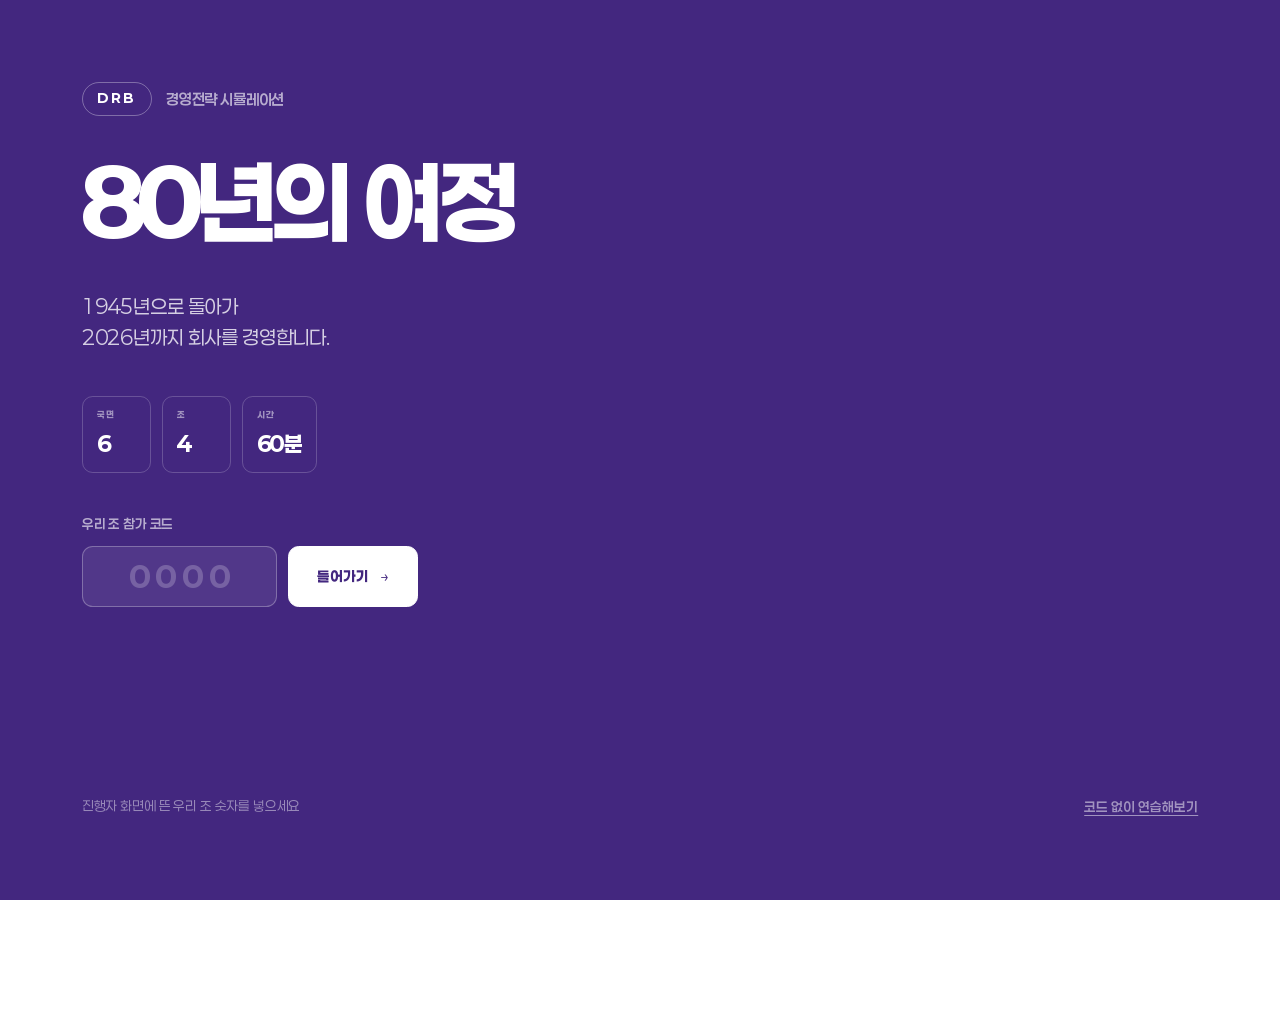
<file: index.html>
<!DOCTYPE html>
<!-- data-fit = 이 화면의 설계 크기. 실제 화면이 크든 작든 이 비율로 맞춥니다.
     참가자는 조마다 노트북 한 대를 여럿이 둘러봅니다.

     ★ data-music 이 없습니다 — 일부러입니다. 배경음악은 진행자 빔에서만 납니다.
       조마다 노트북에서 같은 곡이 같이 흘러나오면 시작 시각이 조금씩 어긋나
       방 전체가 울리고 조별 토론 목소리를 덮습니다.
       버튼 효과음은 누른 사람에게만 필요하므로 여기서도 그대로 납니다. -->
<html lang="ko" data-fit="1440x900">
<head>
<meta charset="utf-8">
<meta name="viewport" content="width=device-width, initial-scale=1">
<title>80년의 여정 : 그때, 당신이라면?</title>

<link rel="stylesheet" href="css/fonts.css">
<link rel="stylesheet" href="css/tokens.css">
<link rel="stylesheet" href="css/base.css">
<link rel="stylesheet" href="css/layout.css">
<link rel="stylesheet" href="css/components.css">
<link rel="stylesheet" href="css/simulation.css">
<link rel="stylesheet" href="css/alert.css">
<link rel="stylesheet" href="css/screens.css">
<link rel="stylesheet" href="css/product.css">

<!-- 화면이 그려지기 전에 배율을 정합니다. 늦게 실행하면 크기가 한 번 튑니다. -->
<script src="js/fit.js"></script>
</head>
<body>

<!-- ============================================================
     시작 — 1) 표지  2) 우리 조 고르기
     ============================================================ -->
<div id="intro" class="intro" data-step="0">

  <!-- ---------- 1) 표지 — 영상과 참가 코드 ---------- -->
  <section class="cover intro__step" data-intro-step="0">

    <!-- 영상은 있으면 배경으로 깔립니다. 없으면 그냥 딥퍼플입니다. -->
    <video class="cover__video" id="coverVideo" muted playsinline loop preload="auto" aria-hidden="true"></video>
    <div class="cover__veil"></div>

    <div class="cover__inner">
      <div class="cover__brand">
        <span class="cover__mark">DRB</span>
        <span class="cover__kicker">경영전략 시뮬레이션</span>
      </div>

      <h1 class="cover__title" id="introTitle">80년의 여정</h1>

      <p class="cover__lead">1945년으로 돌아가<br>2026년까지 회사를 경영합니다.</p>

      <div class="cover__stats">
        <div class="statbox"><span class="statbox__label">국면</span><span class="statbox__value num" id="coverTurns">6</span></div>
        <div class="statbox"><span class="statbox__label">조</span><span class="statbox__value num" id="coverTeams">4</span></div>
        <div class="statbox"><span class="statbox__label">시간</span><span class="statbox__value num" id="coverTime">60분</span></div>
      </div>

      <!-- 참가 코드 — 진행자가 빔에 띄운 우리 조 코드를 넣습니다 -->
      <form class="codebox" id="codeForm" autocomplete="off">
        <label class="codebox__label" for="joinCode">우리 조 참가 코드</label>
        <div class="codebox__row">
          <input class="codebox__input num" id="joinCode" maxlength="4" inputmode="numeric"
                 pattern="[0-9]*" spellcheck="false" placeholder="0000" aria-describedby="joinMsg">
          <button class="btn btn--white btn--lg" id="btnJoin" type="submit">들어가기 <span class="btn__arrow">→</span></button>
        </div>
        <p class="codebox__msg" id="joinMsg"></p>
      </form>

      <div class="cover__foot">
        <span class="cover__hint" id="introHint">진행자가 알려준 코드를 넣으세요</span>
        <span class="spacer"></span>
        <button class="linkbtn linkbtn--onDark" id="btnPractice">코드 없이 연습해보기</button>
      </div>
    </div>
  </section>

  <!-- ---------- 2) 우리 조 ---------- -->
  <section class="page intro__step" data-intro-step="1">
    <header class="page__top">
      <span class="page__title">우리 조</span>
      <span class="spacer"></span>
      <span class="page__meta" id="setupMeta">노트북 1대 · 4명</span>
    </header>

    <div class="page__body">
      <h2 class="page__q">누구의 회사입니까</h2>

      <div class="teampick" id="teamPicker"></div>

      <div class="rolebar">
        <span class="rolebar__label">역할을 하나씩 가져가세요</span>
        <span class="spacer"></span>
        <div class="rolebar__chips" id="roleChips"></div>
      </div>

      <!-- 조 수는 진행자가 정합니다. 라이브 세션에서는 잠깁니다. -->
      <div class="setup-count">
        <span class="setup-count__label">참가 조 수</span>
        <div class="team-picker" id="teamCountPicker"></div>
        <span class="spacer"></span>
        <button class="btn btn--ghost btn--sm hidden" id="btnContinue">이어서 하기</button>
        <a class="btn btn--ghost btn--sm" href="facilitator.html" target="_blank" rel="noopener">진행자 화면 ↗</a>
      </div>
    </div>

    <footer class="page__foot">
      <span class="spacer"></span>
      <button class="btn btn--primary btn--lg" id="btnStart">준비 완료 <span class="btn__arrow">→</span></button>
    </footer>
  </section>
</div>


<!-- 코드가 맞으면 과거로 돌아가는 연출이 한 번 지나갑니다 -->
<div class="warp hidden" id="warp" aria-hidden="true">
  <div class="warp__years" id="warpYears"></div>
  <div class="warp__caption" id="warpCaption">1945년으로 돌아갑니다</div>
</div>

<!-- ============================================================
     게임 화면
     ============================================================ -->
<div id="app" class="app hidden">

  <header class="topbar">
    <span class="topbar__stamp" id="tbStamp"></span>
    <span class="topbar__title" id="tbTitle"></span>
    <span class="topbar__sub" id="tbSub"></span>
    <div class="dots" id="tbDots" aria-hidden="true"></div>

    <span class="spacer"></span>

    <span class="budgetmini hidden" id="tbBudget">
      <span class="budgetmini__label">남은 예산</span>
      <span class="budgetmini__value num" id="inRemain">50</span>
      <span class="budgetmini__of">/ <span class="num" id="inBudget">50</span></span>
    </span>
    <span class="topbar__meta" id="tbMeta"></span>
    <!-- ★ 시계는 진행자 화면에만 둡니다.
         조마다 노트북에서 초가 줄어드는 것을 보고 있으면, 그 조는 남은 시간에 맞춰
         결정을 서두릅니다. 시간을 재고 알리는 것은 진행자의 몫입니다. -->

    <div class="topbar__util no-print">
      <select class="input input--sm" id="tbTeam" title="조 전환"></select>
      <button class="btn btn--sm btn--ghost" id="btnDetail" title="회사 상태 상세">상태</button>
      <button class="btn btn--sm btn--ghost" id="btnAdmin" title="계산 근거 보기">관리자</button>
      <button class="btn btn--sm btn--ghost" id="btnSound" title="소리 끄기/켜기" aria-pressed="false">🔊</button>
      <button class="btn btn--sm btn--ghost" id="btnReset" title="처음부터">↺</button>
    </div>
  </header>

  <div class="stage" id="stage">
    <main class="stage__main">
      <div class="stage__inner">

        <!-- ---------- 자원 배분 + 정책 ----------
             ★ 국면이 도는 동안 노트북에 뜨는 화면은 이것 하나입니다.
               시대 설명 · 돌발상황 · 결과 · DRB 기록은 전부 빔에서 봅니다.
               정책만 여기 남습니다 — 조마다 달라야 엔진이 계산합니다. -->
        <section class="screen" id="sc-invest">
          <div class="page">
            <div class="page__body">
              <div class="alloc-head">
                <h2 class="page__q">어디에 넣을 것인가</h2>
                <span class="spacer"></span>
                <span class="tokenrow">
                  <!-- ★ '토큰' 이라고 부르지 않습니다. 조가 다루는 것은 회사 돈입니다.
                       화면의 숫자 1 = 1억원, 한 칸 = 10억원입니다. -->
                  <span class="tokenrow__label">남은 투자금</span>
                  <span class="tokenrow__dots" id="inTokenDots"></span>
                  <!-- 점만 세고 있으면 얼마인지 모릅니다. 금액을 같이 적습니다 -->
                  <span class="tokenrow__label num" id="inTokens"></span>
                  <span class="sr-only" id="inTokenUnit">10</span>
                </span>
              </div>

              <p class="page__warn hidden" id="inSub"></p>

              <!-- ★ 위기 경고와 판단 범위를 한 줄에 나란히 둡니다.
                   따로 두면 띠 두 개가 세로로 100px 가까이 먹고, 그만큼 아래 카드가
                   눌려 +/- 버튼이 화면 밖으로 잘려 나갔습니다. 실제로 그랬습니다. -->
              <div class="alloc-topline">
                <!-- 지금 우리 회사에서 감지된 위기 — 가장 급한 것 하나만 (ui.js renderRiskWatch) -->
                <div class="riskwatch hidden" id="inRisk" aria-live="polite"></div>

                <div class="decision-scope hidden" id="inDecisionScope" aria-live="polite"></div>
              </div>

              <div class="alloc-list" id="inList"></div>

              <div class="policy-strip">
                <div class="policy-strip__head">
                  <span class="policy-strip__label">어떤 회사로 운영할 것인가</span>
                  <span class="policy-strip__note">하나만 · 자세한 설명은 진행자 화면</span>
                  <span class="spacer"></span>
                  <span class="policy-strip__warn hidden" id="poWarn"></span>
                </div>
                <div class="policy-list policy-list--strip" id="poList"></div>
              </div>
            </div>

            <footer class="page__foot">
              <span class="page__hint" id="inGuide">카드를 길게 누르면 효과를 봅니다</span>
              <span class="spacer"></span>
              <button class="btn btn--ghost btn--sm" id="btnAllocReset">초기화</button>
              <button class="btn btn--primary btn--lg" id="btnInvestGo" disabled>확정 <span class="btn__arrow">→</span></button>
            </footer>
          </div>
        </section>

        <!-- ---------- 시간 진행 ---------- -->
        <section class="screen" id="sc-timelapse">
          <div class="lapse" id="tlBox">
            <p class="lapse__span" id="tlCaption">18년이 흐릅니다</p>
            <div class="lapse__years">
              <span class="lapse__from num" id="tlFrom">1945</span>
              <span class="lapse__arrow">→</span>
              <span class="lapse__to num" id="tlYear">1965</span>
            </div>
            <div class="lapse__bar"><div class="lapse__fill" id="tlFill"></div></div>
            <p class="lapse__note" id="tlNote">결정의 결과를 계산하는 중</p>
            <div class="lapse__feed" id="tlFeed"></div>
            <button class="btn btn--ghost btn--sm lapse__skip" id="btnSkipLapse">건너뛰기</button>
          </div>
        </section>

        <!-- ---------- 2026 엔딩 ---------- -->
        <section class="screen" id="sc-ending">
          <div class="ending" id="ending" data-step="0">
            <div class="ending__top">
              <span class="ending__year num">2026</span>
              <span class="ending__rule"></span>
            </div>

            <div class="ending__years" id="endYears"></div>

            <div class="ending__big">여기서부터는<br>정답이 없습니다</div>

            <p class="ending__text">지금까지 여러분은 결과가 이미 존재하는 시대를 경영했습니다.</p>
            <div class="ending__market" id="endMarket"></div>

            <div class="ending__foot">
              <span class="ending__hint">그래도 시장은 멈추지 않습니다</span>
              <span class="spacer"></span>
              <button class="btn btn--white btn--lg" id="btnEndNext">마지막 결정 <span class="btn__arrow">→</span></button>
            </div>
          </div>
        </section>

        <!-- ---------- 최종 ---------- -->
        <section class="screen" id="sc-final">
          <div class="page">
            <div class="page__body">
              <h2 class="final__style">
                <span id="fiStyleName"></span>
                <span class="final__stylenote">우리가 만든 회사</span>
              </h2>

              <div class="scores">
                <div class="scorebox scorebox--main">
                  <div class="scorebox__label">변화 대응력</div>
                  <div class="scorebox__value num" id="fiAdaptScore">0</div>
                  <div class="scorebox__bar"><div class="scorebox__fill" id="fiAdaptFill"></div></div>
                </div>
              </div>

              <!-- ★ 표어가 있던 자리입니다. 표어는 진행자 화면이 맡습니다.
                     조 노트북에서는 "우리 변화 대응력이 왜 이렇게 나왔는가" 를
                     알려주는 것이 낫습니다. 이름과 길이만 보여주고 숫자는 쓰지 않습니다. -->
              <div class="adaptwhy" id="fiAdaptWhy">
                <div class="adaptwhy__col" data-side="up">
                  <div class="adaptwhy__head">우리가 쌓아둔 것</div>
                  <div class="adaptwhy__list" id="fiAdaptUp"></div>
                </div>
                <div class="adaptwhy__col" data-side="down">
                  <div class="adaptwhy__head">깎아먹은 것</div>
                  <div class="adaptwhy__list" id="fiAdaptDown"></div>
                </div>
              </div>

              <details class="foldout" id="fiDetail">
                <summary>지표 자세히</summary>
                <p class="hint" id="fiVerdict"></p>
                <div class="section-label" style="margin-top:var(--sp-4)">변화 대응력은 무엇으로 만들어졌나</div>
                <div class="partchips" id="fiAdaptParts"></div>
                <div class="section-label" style="margin-top:var(--sp-4)">최종 회사 상태</div>
                <div class="statebars" id="fiMetrics"></div>
                <div class="section-label" style="margin-top:var(--sp-4)">가장 고민했던 결정</div>
                <div class="gap-picker" id="fiGap"></div>
                <div class="section-label" style="margin-top:var(--sp-4)">우리 회사의 80년</div>
                <div class="replay" id="fiReplay"></div>
                <div class="section-label" style="margin-top:var(--sp-4)">국면별 손익</div>
                <div class="journey" id="fiJourney"></div>
                <div class="section-label" style="margin-top:var(--sp-4)">가장 많이 투자한 곳</div>
                <div class="breakdown" id="fiInvest"></div>
                <div class="hidden" id="fiMapWrap">
                  <div class="section-label" style="margin-top:var(--sp-4)">우리가 만든 지도</div>
                  <div class="worldmap"><div class="worldmap__inner" id="fiMap"></div></div>
                  <div class="map-legend" id="fiMapLegend"></div>
                </div>
                <div class="section-label" style="margin-top:var(--sp-4)">왜 그렇게 결정했는지</div>
                <p class="hint" id="fiStyleDesc"></p>
                <label class="field__label" for="fiReason">우리 조는 왜 그렇게 결정했습니까?</label>
                <textarea class="textarea" id="fiReason" placeholder="예) 지금 확실한 현금흐름을 지키는 것이 먼저라고 판단했습니다."></textarea>
                <div class="row" style="margin-top:var(--sp-3)">
                  <button class="btn btn--ghost btn--sm" id="btnSaveReason">결정 카드 저장</button>
                  <button class="btn btn--ghost btn--sm" id="btnCopyCode">결과 코드 복사</button>
                </div>
                <div class="decision-card" id="fiCard">
                  <div class="decision-card__head" id="fiCardHead">우리 조의 결정</div>
                  <div class="decision-card__body" id="fiCardBody"></div>
                </div>
              </details>
            </div>

            <footer class="page__foot">
              <span class="spacer"></span>
              <button class="btn btn--primary btn--lg" id="btnFinalGo">회고 쓰기 <span class="btn__arrow">→</span></button>
            </footer>
          </div>
        </section>

        <!-- ---------- 마지막 회고 ----------
             국면마다 받지 않습니다. 여섯 번을 다 지나고 시상까지 끝난 뒤,
             진행자가 빔에서 이 화면을 열어줄 때 한 번만 받습니다. -->
        <section class="screen" id="sc-reflect">
          <div class="page">
            <div class="page__body">
              <h2 class="page__q">가장 이야기하고 싶은 결정 하나</h2>
              <p class="page__lead">
                80년 동안 우리 조가 내린 결정입니다.
                이 중 <b>하나만</b> 고르고, 앞으로 비슷한 상황이 온다면 어떻게 하겠는지 적어주세요.
              </p>

              <div class="reflect-list" id="rfList"></div>

              <div class="reflect-comment">
                <label class="reflect-comment__label" for="rfComment">앞으로 이런 상황이 온다면, 어떻게 하겠습니까</label>
                <textarea class="textarea" id="rfComment" maxlength="300"
                          placeholder="예) 다음에 이런 갈림길이 오면 한쪽에 다 걸지 않고, 작게 두 갈래를 열어두고 시장이 어느 쪽으로 가는지 보고 키우겠습니다."></textarea>
                <span class="reflect-comment__count"><span class="num" id="rfCount">0</span> / 300</span>
              </div>
            </div>

            <footer class="page__foot">
              <span class="page__hint" id="rfStatus">제출하면 진행자 화면에 올라갑니다</span>
              <span class="spacer"></span>
              <button class="btn btn--primary btn--lg" id="btnReflectSend">제출 <span class="btn__arrow">→</span></button>
            </footer>
          </div>
        </section>

      </div>
    </main>
  </div>
</div>

<!-- 시간 진행 중에 뜨는 뉴스 속보 -->
<div class="newsflash" id="newsflash"></div>

<div class="toast" id="toast" role="status" aria-live="polite"></div>

<div class="modal" id="modal" role="dialog" aria-modal="true" aria-labelledby="modalTitle">
  <div class="modal__panel">
    <div class="row row--between" style="margin-bottom:var(--sp-4)">
      <h3 class="card__title" id="modalTitle">상세</h3>
      <div class="row">
        <button class="btn btn--sm btn--primary" id="modalConfirm">확정</button>
        <button class="btn btn--sm btn--ghost" id="modalClose">닫기</button>
      </div>
    </div>
    <div id="modalBody"></div>
  </div>
</div>

<!-- 데이터 (People팀이 수정하는 파일들) -->
<script src="data/config.js"></script>
<script src="data/eras.js"></script>
<script src="data/investments.js"></script>
<script src="data/policies.js"></script>
<script src="data/events.js"></script>
<script src="data/rounds.js"></script>
<script src="data/actual_drb.js"></script>
<script src="data/global.js"></script>

<!-- 게임 로직 -->
<script src="js/audio.js"></script>
<script src="js/engine.js"></script>
<script src="js/live.js"></script>
<script src="js/state.js"></script>
<script src="js/ui.js"></script>
<script src="js/main.js"></script>

</body>
</html>
</file>
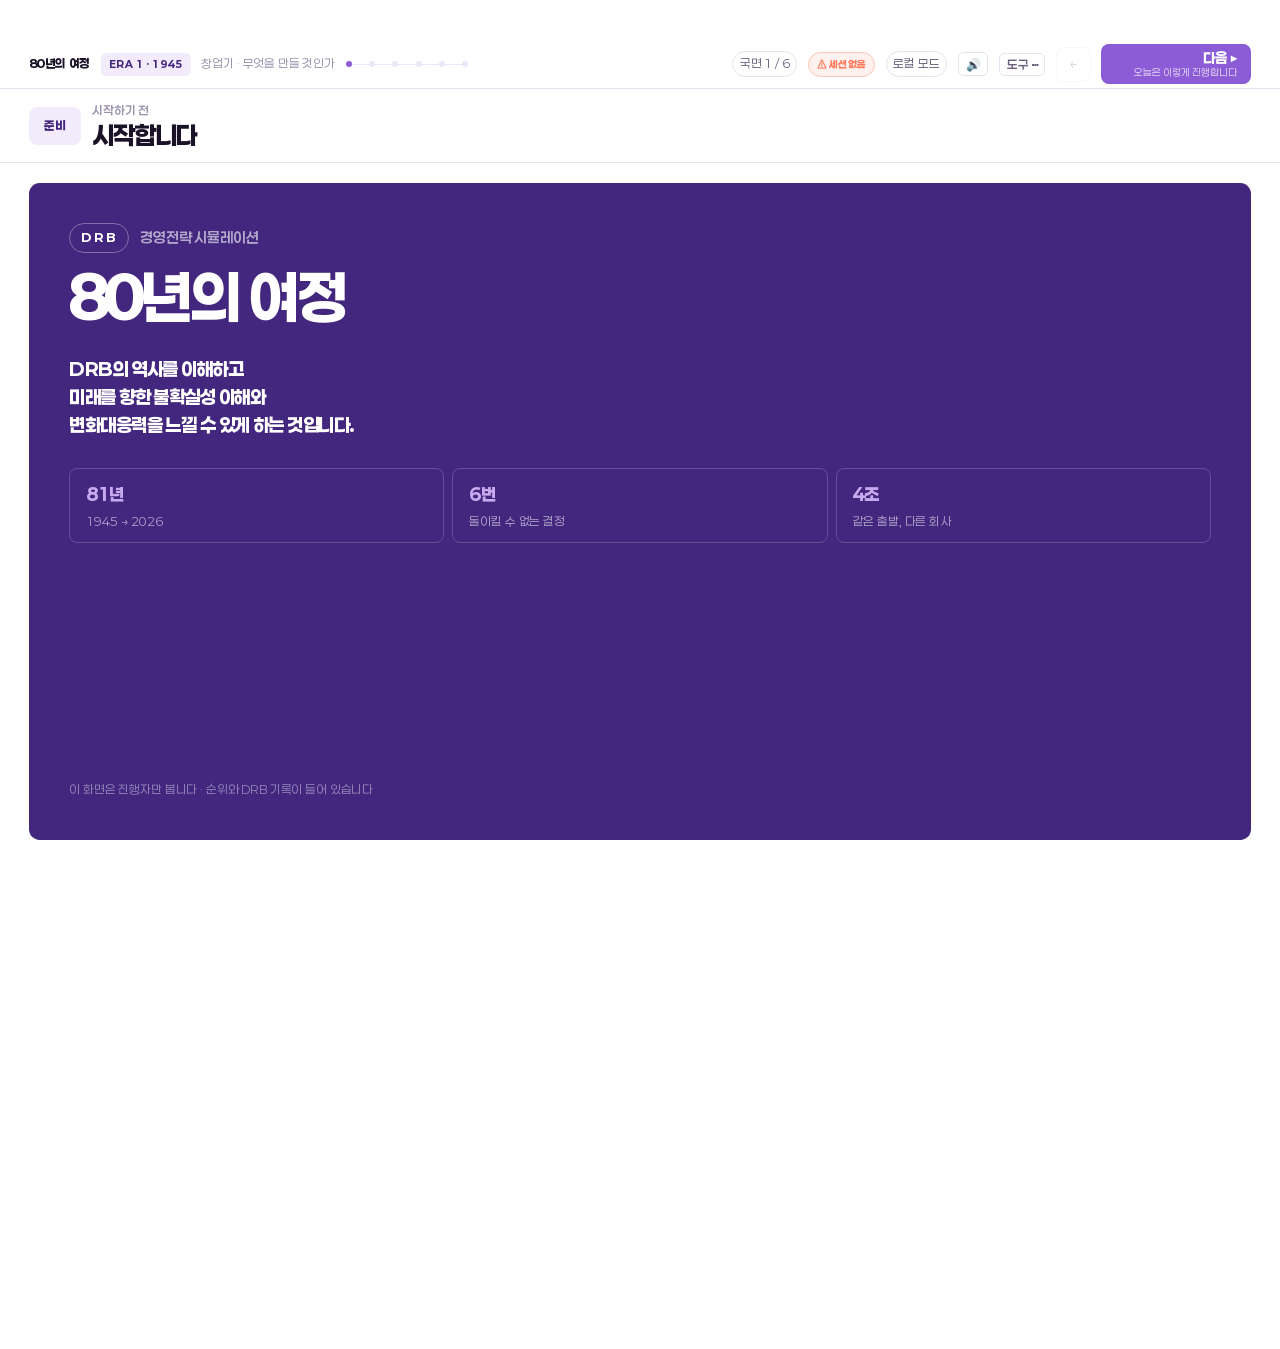
<file: facilitator.html>
<!DOCTYPE html>
<!-- data-fit = 이 화면의 설계 크기. 진행자 화면은 빔프로젝터에 올라갑니다.
     data-safe = 위아래로 비워둘 띠. 빔은 화면 맨 위·맨 아래를 먹습니다.
                 1080 중 위 60 · 아래 60 을 띠로 두고 내용은 가운데 960 안에 그립니다. -->
<!-- data-music = 이 화면에서 배경음악을 틉니다. 교육장에서 음악은 빔 한 곳에서만 나옵니다. -->
<html lang="ko" data-fit="1920x1080" data-safe="60" data-music="on">
<head>
  <meta charset="utf-8">
  <meta name="viewport" content="width=device-width, initial-scale=1">
  <title>진행자 화면 · 80년의 여정</title>
  <link rel="stylesheet" href="css/fonts.css">
  <link rel="stylesheet" href="css/tokens.css">
  <link rel="stylesheet" href="css/base.css">
  <link rel="stylesheet" href="css/layout.css">
  <link rel="stylesheet" href="css/components.css">
  <link rel="stylesheet" href="css/simulation.css">
  <link rel="stylesheet" href="css/screens.css">
  <link rel="stylesheet" href="css/facilitator.css">
  <link rel="stylesheet" href="css/console.css">

  <!-- 화면이 그려지기 전에 배율을 정합니다. 늦게 실행하면 크기가 한 번 튑니다. -->
  <script src="js/fit.js"></script>
</head>
<body class="fac-body">
  <!-- ============================================================
       진행자 화면 — 대형 빔프로젝터에 올라갑니다

       ★ 이 화면은 모든 조가 함께 봅니다. 진행자만 봐야 할 것
         (지금 할 일 · 조 접속 현황 · 세션 안내)은 전부 [도구] 안에
         들어 있습니다. 화면에는 다 같이 볼 것만 크게 둡니다.

       손은 오른쪽 위 [다음 ▶] 하나에만 둡니다.
       ============================================================ -->
  <div class="fac-console">

    <!-- ---------- 1. 머리띠 : 지금 어디쯤 + 다음 ---------- -->
    <header class="fac-top">
      <span class="fac-top__brand">80년의 여정</span>
      <span class="fac-top__era" id="bEraChip">ERA 1 · 1945</span>
      <span class="fac-top__eraname" id="bEra">창업기 · 무엇을 만들 것인가</span>
      <div class="dots" id="bDots" aria-hidden="true"></div>
      <span class="spacer"></span>

      <span class="chip" id="bProgress">국면 1 / 6</span>
      <span class="fac-top__warn hidden no-print" id="bNoSession" title="누르면 도구가 열립니다"></span>
      <span class="fac-top__sync chip no-print" id="bSync">로컬 모드</span>
      <button class="btn btn--sm btn--ghost no-print" id="btnSound" title="배경음악 끄기/켜기" aria-pressed="false">🔊</button>
      <button class="btn btn--sm btn--ghost no-print" id="btnTools">도구 ⋯</button>
      <button class="fac-drive__back no-print" id="btnBack" aria-label="이전 챕터">←</button>
      <button class="fac-drive__next no-print" id="btnNextStep">
        <span class="fac-drive__nextlabel">다음 ▶</span>
        <span class="fac-drive__nexthint" id="bNextHint">각 조가 결정합니다</span>
      </button>
    </header>

    <!-- ---------- 2. 지금 챕터 ---------- -->
    <div class="fac-chap">
      <span class="fac-chap__no num" id="bChapNo">1 / 4</span>
      <div class="fac-chap__text">
        <span class="fac-chap__where" id="bChapWhere">1국면 · 1945</span>
        <h1 class="fac-chap__title" id="bChapTitle">이 시대를 설명합니다</h1>
      </div>
      <span class="spacer"></span>
      <button class="timer hidden" id="bTimer" type="button" title="누르면 시작 · 다시 누르면 멈춤">
        <span class="timer__label" id="bTimerLabel">누르면 시작</span>
        <span class="timer__value num" id="bTimerText">05:00</span>
      </button>
      <nav class="fac-steps" id="bSteps" aria-label="이 국면의 챕터"></nav>
    </div>

    <!-- ---------- 4. 본문 : 챕터 하나 ---------- -->
    <main class="fac-main" id="facMain">

      <!-- ······ 표지 ······ -->
      <section class="fac-stage hidden" id="stageIntro" data-stage-panel="intro">
        <article class="fac-cover">
          <div class="fac-cover__brand">
            <span class="fac-cover__mark">DRB</span>
            <span class="fac-cover__kicker">경영전략 시뮬레이션</span>
          </div>
          <h1 class="fac-cover__title">80년의 여정</h1>
          <p class="fac-cover__lead">
            DRB의 역사를 이해하고<br>
            미래를 향한 불확실성 이해와<br>
            변화대응력을 느낄 수 있게 하는 것입니다.
          </p>
          <div class="fac-cover__stats">
            <div class="fac-statbox"><b class="num">81년</b><span>1945 → 2026</span></div>
            <div class="fac-statbox"><b class="num">6번</b><span>돌이킬 수 없는 결정</span></div>
            <div class="fac-statbox"><b class="num" id="bCoverTeams">4조</b><span>같은 출발, 다른 회사</span></div>
          </div>
          <div class="fac-cover__foot">
            <span class="fac-cover__hint">이 화면은 진행자만 봅니다 · 순위와 DRB 기록이 들어 있습니다</span>
          </div>
        </article>
      </section>

      <!-- ······ 진행 방법 ······ -->
      <section class="fac-stage hidden" id="stageHowto" data-stage-panel="howto">
        <article class="fac-howto">
          <div class="fac-howto__head">
            <span class="fac-howto__title">한 국면은 이렇게 흘러갑니다</span>
            <span class="fac-howto__sub" id="bHowtoPace">한 국면 10분 · 6번 반복</span>
            <span class="spacer"></span>
            <span class="fac-howto__total" id="bHowtoTotal">전체 60분</span>
          </div>
          <!-- 카드 다섯 장이 아니라 화살표로 이어진 순서도입니다 -->
          <div class="fac-flow" id="bHowtoCards"></div>
          <div class="fac-howto__foot">
            <div class="fac-howto__box">
              <b>조 노트북</b><span>투자금 배분과 정책만 봅니다</span>
            </div>
            <div class="fac-howto__box fac-howto__box--fact">
              <b>진행자 화면</b><span>순위와 DRB의 실제 결정은 여기서만 공개</span>
            </div>
          </div>
        </article>
      </section>

      <!-- ······ 결정 방법 ······
           ★ 앞의 '진행 방법' 은 한 국면이 어떤 순서로 흐르는지만 보여줍니다.
             정작 "노트북에서 무엇을 어떻게 눌러야 하는가" 는 어디에도 없었습니다.
             1국면에 들어가기 직전, 이 한 장을 진행자가 읽어주고 시작합니다. -->
      <!-- ······ 운영 방법 ······
           ★ 앞의 '진행 방법' 은 다섯 칸 순서도로 순서만 보여줍니다.
             여기는 이 게임의 리듬 — 넣고 · 시간이 흐르고 · 그제서야 결과가 오고 ·
             왜 달랐는지 이야기한다 — 를 1국면 들어가기 직전에 못 박는 자리입니다. -->
      <section class="fac-stage hidden" id="stageRules" data-stage-panel="rules">
        <article class="fac-rules">
          <!-- 왼쪽 : 한 국면이 어떻게 흐르는가 -->
          <div class="fac-rules__side">
            <div class="fac-rules__label">한 국면의 흐름</div>
            <div class="fac-rules__scenes" id="bRulesScenes"></div>
          </div>

          <!-- 오른쪽 : 시작 전에 짚어줄 것 -->
          <div class="fac-rules__side fac-rules__side--no">
            <div class="fac-rules__label">이건 아닙니다</div>
            <div class="fac-rules__notes" id="bRulesNots"></div>
            <div class="fac-rules__pace" id="bRulesPace"></div>
          </div>
        </article>
      </section>

      <!-- ······ 시대 설명 ······ -->
      <section class="fac-stage hidden" id="stageBriefing" data-stage-panel="briefing">
        <article class="fac-brief" id="bBrief" data-testid="fac-common-context" data-round-id="r1" data-subround-id="r1s1">
          <div class="fac-brief__head">
            <span class="fac-brief__year num" id="bBriefYear">1945</span>
            <h2 class="fac-brief__title" id="bBriefTitle">고무신인가, 벨트인가</h2>
            <span class="spacer"></span>
            <span class="chip" id="bComplexity">복잡도 1 / 6</span>
          </div>
          <p class="fac-brief__q" id="bBriefQ"></p>
          <p class="fac-brief__context" id="bBriefBody"></p>

          <!-- 그 시점의 경영진이 알 수 있었던 것. 참가자 노트북에는 없으므로
               이 시대의 국내·세계 신호는 여기서만 볼 수 있습니다.
               부호 없이 문장만 둡니다 — 진행자가 그대로 읽어주는 자리입니다. -->
          <div class="fac-brief__signals">
            <div class="fac-signal">
              <span class="fac-signal__label">국내</span>
              <div class="fac-signal__list" id="bBriefDomestic"></div>
            </div>
            <div class="fac-signal">
              <span class="fac-signal__label">세계</span>
              <div class="fac-signal__list" id="bBriefGlobal"></div>
            </div>
          </div>
          <p class="fac-brief__source" id="bBriefSource"></p>
        </article>
      </section>

      <!-- ······ 각 조가 결정합니다 ······ -->
      <section class="fac-stage hidden" id="stageDecisions" data-stage-panel="decisions">
        <article class="fac-decision-grid">
          <div class="fac-crowd hidden" id="bCrowd"></div>
          <div class="fac-decision-cards" id="bDecisionRows"></div>
          <div class="fac-decision-grid__foot">
            <span class="chip" id="bDecisionCount">0 / 0조 확정</span>
            <span class="fac-decision-grid__note" id="bDecisionNote"></span>
          </div>
        </article>
      </section>

      <!-- ······ 연도가 흐릅니다 ······
           모든 조가 결정을 잠근 뒤, 그 결정의 결과가 몇 년에 걸쳐 흐르는지
           다 같이 봅니다. 예전에는 이 연출이 조별 노트북에서 각자 돌았습니다 —
           조마다 시작 시각이 달라 방이 흩어지고, 앞을 봐야 할 때 화면을 봤습니다. -->
      <section class="fac-stage hidden" id="stageLapse" data-stage-panel="lapse">
        <article class="fac-lapse" id="bLapse">
          <p class="fac-lapse__span" id="bLapseSpan">20년이 흐릅니다</p>

          <!-- 한 해에 한 칸씩 올라갑니다. 이 숫자가 이 화면의 주인공입니다. -->
          <div class="fac-lapse__count num" id="bLapseYear">1945</div>

          <div class="fac-lapse__track">
            <span class="fac-lapse__end num" id="bLapseFrom">1945</span>
            <div class="fac-lapse__bar"><div class="fac-lapse__fill" id="bLapseFill"></div></div>
            <span class="fac-lapse__end num" id="bLapseTo">1965</span>
          </div>

          <div class="fac-lapse__feed" id="bLapseFeed"></div>
          <p class="fac-lapse__note" id="bLapseNote">결정의 결과가 흐르고 있습니다</p>
        </article>
      </section>

      <!-- ······ 돌발상황 ······ -->
      <section class="fac-stage hidden" id="stageEvent" data-stage-panel="event">

        <!-- 돌발상황은 '방금 무슨 일이 났다' 는 것부터 알려야 합니다.
             내용을 먼저 띄우면 진행자가 읽기 시작할 때 조들은 아직 화면을
             찾고 있습니다. 한 박자 경고를 띄우고 그 다음에 내용을 엽니다. -->
        <div class="fac-alert" id="bEventAlert" aria-hidden="true">
          <span class="fac-alert__mark">!</span>
          <span class="fac-alert__text">돌발상황 발생</span>
        </div>

        <article class="fac-event" id="bEvent" data-testid="fac-event" data-event-id="" data-scope="common">
          <div class="fac-event__head">
            <span class="fac-event__eyebrow">모든 조에게 동시에</span>
            <span class="spacer"></span>
            <span class="fac-event__time num" id="bEventYear"></span>
          </div>
          <div class="fac-event__headline" id="bEventHeadline"></div>
          <p class="fac-event__description" id="bEventBody"></p>
          <!-- 한 곳만 딸 수 있는 기회의 판정. 걸린 게 없으면 숨어 있습니다. -->
          <div class="fac-event__awards hidden" id="bEventAward"></div>
        </article>
      </section>

      <!-- ······ 국면 결과 ······
           ★ 여기에 '지금 순위' 띠가 있었습니다. 뺐습니다.
             이 화면은 빔프로젝터로 참가자 전원이 봅니다 — "진행자 화면 전용"
             이라고 적어둬도 방 전체가 보고 있었습니다.
             순위는 마지막 시상(stageAward)에서 한 번만 공개합니다. -->
      <section class="fac-stage hidden" id="stagePhase" data-stage-panel="phase">
        <article class="fac-phase">
          <div class="fac-phase__head">
            <span class="fac-top__era" id="bPhaseEra">ERA 1</span>
            <span class="fac-phase__years num" id="bPhaseYears">1945 → 1965</span>
            <span class="spacer"></span>
            <span class="fac-phase__state" id="bPhaseState">1국면 종료</span>
          </div>
          <div class="fac-phase__cards" id="bPhaseCards"></div>
        </article>
      </section>

      <!-- ······ 그때 DRB는 ······ -->
      <section class="fac-stage hidden" id="stageActual" data-stage-panel="actual">
        <article class="fac-drb" id="bActual" data-testid="fac-actual-compare" data-round-id="r1">
          <div class="fac-drb__head">
            <span class="fac-drb__stamp">ACTUAL DRB</span>
            <span class="fac-drb__when num" id="bActualWhen">1945 · 검증된 기록</span>
            <span class="spacer"></span>
            <span class="fac-drb__eyebrow">텍스트·연표는 확인된 기록 · 이미지는 시대 연출</span>
          </div>

          <div class="fac-spoiler-lock" id="bActualLock" data-testid="fac-spoiler-lock">
            <div class="fac-spoiler-lock__content" id="bActualContent">
              <h2 class="fac-drb__title" id="bActualTitle">참가자 판단과 DRB 기록 비교</h2>
              <div class="drbcards" id="bDrbCards"></div>
              <div class="fac-drb__timeline" id="bDrbTimeline"></div>
              <div class="fac-drb__foot">
                <div class="fac-drb__chips" id="bDrbChips"></div>
              </div>
            </div>
            <div class="fac-spoiler-lock__cover">
              <div class="fac-spoiler-lock__icon" aria-hidden="true">⌁</div>
              <div class="fac-spoiler-lock__title" id="bLockTitle">아직 공개하지 마세요</div>
              <div class="fac-spoiler-lock__text" id="bLockText">해당 시대의 두 국면을 모든 조가 마친 뒤 공개할 수 있습니다.</div>
              <button class="fac-spoiler-lock__action" id="btnRevealActual" disabled>DRB 기록 공개</button>
            </div>
          </div>
        </article>
      </section>

      <!-- ······ 산업 지도 ······ -->
      <section class="fac-stage hidden" id="stageMap" data-stage-panel="map">
        <article class="fac-map-panel">
          <div class="fac-map-panel__head">
            <span class="fac-map-panel__legend">점선 핀 = 건설 중 · 실선 핀 = 가동</span>
            <span class="spacer"></span>
            <span class="chip" id="bNewsCount">0개 결정</span>
          </div>
          <div class="bigmap" id="bMap"></div>
          <div class="boardbar" id="bBar"></div>
        </article>
      </section>

      <!-- ······ 여기까지의 순위 (진행자 전용) ······ -->
      <section class="fac-stage hidden" id="stageStandings" data-stage-panel="standings">
        <article class="fac-standings">
          <div class="fac-standings__head">
            <span class="fac-howto__title">국면마다 순위가 어떻게 움직였나</span>
            <span class="fac-howto__sub" id="bStandProgress">1국면까지 진행</span>
            <span class="spacer"></span>
            <span class="fac-howto__total">누적 매출 기준</span>
          </div>
          <div class="fac-standings__grid">
            <div class="fac-standings__left">
              <div class="fac-award__section-label">국면별 순위 이동</div>
              <div class="rankgrid" id="bRankGrid"></div>
            </div>
            <div class="fac-standings__right">
              <div class="fac-award__section-label">지금 앞선 조</div>
              <div class="leadcard" id="bLeadCard"></div>
              <div class="fac-award__section-label" style="margin-top:var(--sp-5)">국면 타이틀</div>
              <div class="titlelist" id="bTitleList"></div>
            </div>
          </div>
        </article>
      </section>

      <!-- ······ 시상 ······ -->
      <section class="fac-stage hidden" id="stageAward" data-stage-panel="award">
        <article class="fac-award" id="bAward">
          <div class="fac-award__head">
            <span class="fac-award__stamp">FINAL</span>
            <span class="fac-award__when" id="bAwardWhen">1945 → 2026 · 6번의 결정이 끝났습니다</span>
            <span class="spacer"></span>
            <span class="fac-award__state" id="bAwardState">전 조 완주 후 열립니다</span>
          </div>
          <div class="fac-award__body" id="bAwardBody"></div>
        </article>
      </section>

      <!-- ······ 각 조의 회고 ······
           시상까지 끝난 뒤 여기서 조 노트북이 회고 화면으로 바뀝니다.
           조가 다 적으면 이 화면에 동시에 올라옵니다. -->
      <section class="fac-stage hidden" id="stageReflect" data-stage-panel="reflect">
        <article class="fac-reflect">
          <div class="fac-reflect__head">
            <span class="fac-award__stamp">REVIEW</span>
            <span class="fac-reflect__lead">각 조가 고른 결정 하나와 앞으로의 판단</span>
            <span class="spacer"></span>
            <span class="chip" id="bReflectCount">0 / 0조 제출</span>
          </div>
          <div class="fac-reflect__grid" id="bReflectGrid"></div>
        </article>
      </section>

      <!-- ······ 회사 사진 ······
           맺음말 바로 앞. 그림이 먼저 오고 말은 그 다음입니다.
           사진은 data/endingphotos.js 에 있고, 비어 있으면 이 챕터가 안 뜹니다. -->
      <section class="fac-stage hidden" id="stageFinale" data-stage-panel="finale">
        <article class="fac-film" id="bFilm">
          <div class="fac-film__stage" id="bFilmStage"></div>
          <!-- ★ 연도 띠를 없앴습니다. 사진 아래 검은 띠가 화면 높이를 먹고 있었고,
                 사진마다 연도를 읽게 하면 관객이 사진 대신 숫자를 봅니다.
                 설명이 있는 사진만 사진 위에 조용히 얹습니다. -->
          <div class="fac-film__caption" id="bFilmCaption"></div>
        </article>
      </section>

      <!-- ······ 맺음말 — 한 글자씩 찍힙니다 ······ -->
      <section class="fac-stage hidden" id="stageClosing" data-stage-panel="closing">
        <article class="fac-closing">
          <div class="fac-closing__lines" id="bClosing"></div>
          <div class="fac-closing__foot">
            <button class="btn btn--white btn--sm no-print" id="btnClosingReplay">처음부터 다시</button>
            <span class="spacer"></span>
            <span class="fac-closing__hint" id="bClosingHint">화면을 누르면 한 번에 다 보입니다</span>
          </div>
        </article>
      </section>

    </main>

  </div>

  <!-- ============================================================
       도구 — 평소에는 닫혀 있습니다
       ============================================================ -->
  <div class="fac-tools" id="bToolsPanel" role="dialog" aria-modal="true" aria-label="진행 도구">
    <div class="fac-tools__panel">
      <div class="fac-tools__head">
        <b>진행 도구</b>
        <span class="spacer"></span>
        <button class="btn btn--sm btn--ghost" id="btnToolsClose">닫기</button>
      </div>

      <!-- ★ 진행자만 볼 것들입니다. 빔에는 올라가지 않습니다. -->
      <div class="fac-tools__group">
        <span class="fac-label">지금 할 일</span>
        <div class="fac-drive__cuelist" id="bCue"></div>
        <div class="fac-drive__lock hidden" id="bLock">
          <span class="fac-drive__locktext" id="bLockCount"></span>
          <button class="btn btn--sm btn--ghost" id="btnForce">그래도 넘기기</button>
        </div>
      </div>

      <div class="fac-tools__group">
        <span class="fac-label">조 접속 현황</span>
        <div class="fac-strip" id="bTeamStrip"></div>
      </div>

      <div class="fac-tools__group">
        <span class="fac-label">국면 이동</span>
        <div class="fac-tools__row">
          <button class="btn btn--ghost" id="btnPrev">← 이전 국면</button>
          <button class="btn btn--ghost" id="btnNext">다음 국면 →</button>
        </div>
        <p class="hint" id="bPace">가장 느린 조를 기준으로 미래 배경을 잠급니다.</p>
        <div class="breakdown" id="bCompletion"></div>
      </div>

      <div class="fac-tools__group">
        <span class="fac-label">화면 바로가기</span>
        <nav class="fac-jump" aria-label="화면 바로가기">
          <button class="fac-jump__item" data-stage="intro">표지</button>
          <button class="fac-jump__item" data-stage="howto">진행 방법</button>
          <button class="fac-jump__item" data-stage="rules">결정 방법</button>
          <button class="fac-jump__item is-active" data-stage="briefing">시대 설명</button>
          <button class="fac-jump__item" data-stage="decisions">조별 결정</button>
          <button class="fac-jump__item" data-stage="lapse">시간 흐름</button>
          <button class="fac-jump__item" data-stage="event">돌발상황</button>
          <button class="fac-jump__item" data-stage="phase">국면 결과</button>
          <button class="fac-jump__item" data-stage="actual">DRB 실제 선택</button>
          <button class="fac-jump__item" data-stage="map">산업 지도</button>
          <button class="fac-jump__item" data-stage="standings">순위 이동</button>
          <button class="fac-jump__item" data-stage="award">시상</button>
          <button class="fac-jump__item" data-stage="reflect">회고</button>
          <button class="fac-jump__item" data-stage="finale">회사 사진</button>
          <button class="fac-jump__item" data-stage="closing">맺음말</button>
        </nav>
      </div>

      <div class="fac-tools__group">
        <span class="fac-label">교육 세션</span>
        <div id="bSessionDetail"></div>
        <button class="btn btn--primary btn--lg" id="btnSession">교육 세션 만들기</button>
        <div class="fac-session__row" id="bSessionMeta"></div>
        <div class="fac-session__teams" id="bTeamStatus"></div>
        <span class="fac-session__status fac-session__status--paused hidden" id="bSessionStatus">연결 대기</span>
        <div class="fac-tools__row">
          <button class="btn btn--ghost" id="btnPaste">결과 코드 받기</button>
          <button class="btn btn--ghost" id="btnAddTeam">다른 PC 조 추가</button>
          <button class="btn btn--ghost" id="btnTeamDetail">조별 상세</button>
          <button class="btn btn--ghost" id="btnEraCompare">시대 비교</button>
          <button class="btn btn--ghost" id="btnRefresh">새로고침</button>
          <button class="btn btn--ghost" id="btnPrint">인쇄</button>
          <a class="btn btn--ghost" href="review.html" target="_blank" rel="noopener">간담회 자료 ↗</a>
          <a class="btn btn--ghost" href="meet.html" target="_blank" rel="noopener">윤혁님과의 만남 ↗</a>
        </div>
      </div>

      <p class="hint">키보드 — <b>→ / Space</b> 다음 · <b>←</b> 뒤로 · <b>Esc</b> 닫기</p>
    </div>
  </div>

  <div class="modal" id="modal" role="dialog" aria-modal="true" aria-labelledby="modalTitle">
    <div class="modal__panel">
      <div class="row row--between" style="margin-bottom:var(--sp-4)">
        <h3 class="card__title" id="modalTitle">교육 세션</h3>
        <button class="btn btn--sm btn--ghost" id="modalClose">닫기</button>
      </div>
      <div id="modalBody"></div>
    </div>
  </div>
  <div class="toast" id="toast" role="status" aria-live="polite"></div>

  <script src="data/config.js"></script>
  <script src="data/eras.js"></script>
  <script src="data/investments.js"></script>
  <script src="data/policies.js"></script>
  <script src="data/events.js"></script>
  <script src="data/rounds.js"></script>
  <script src="data/actual_drb.js"></script>
  <script src="data/endingphotos.js"></script>
  <script src="data/global.js"></script>
  <script src="js/audio.js"></script>
  <script src="js/engine.js"></script>
  <script src="js/reflectcard.js"></script>
  <script src="js/live.js"></script>
  <script src="js/facilitator.js"></script>
</body>
</html>
</file>
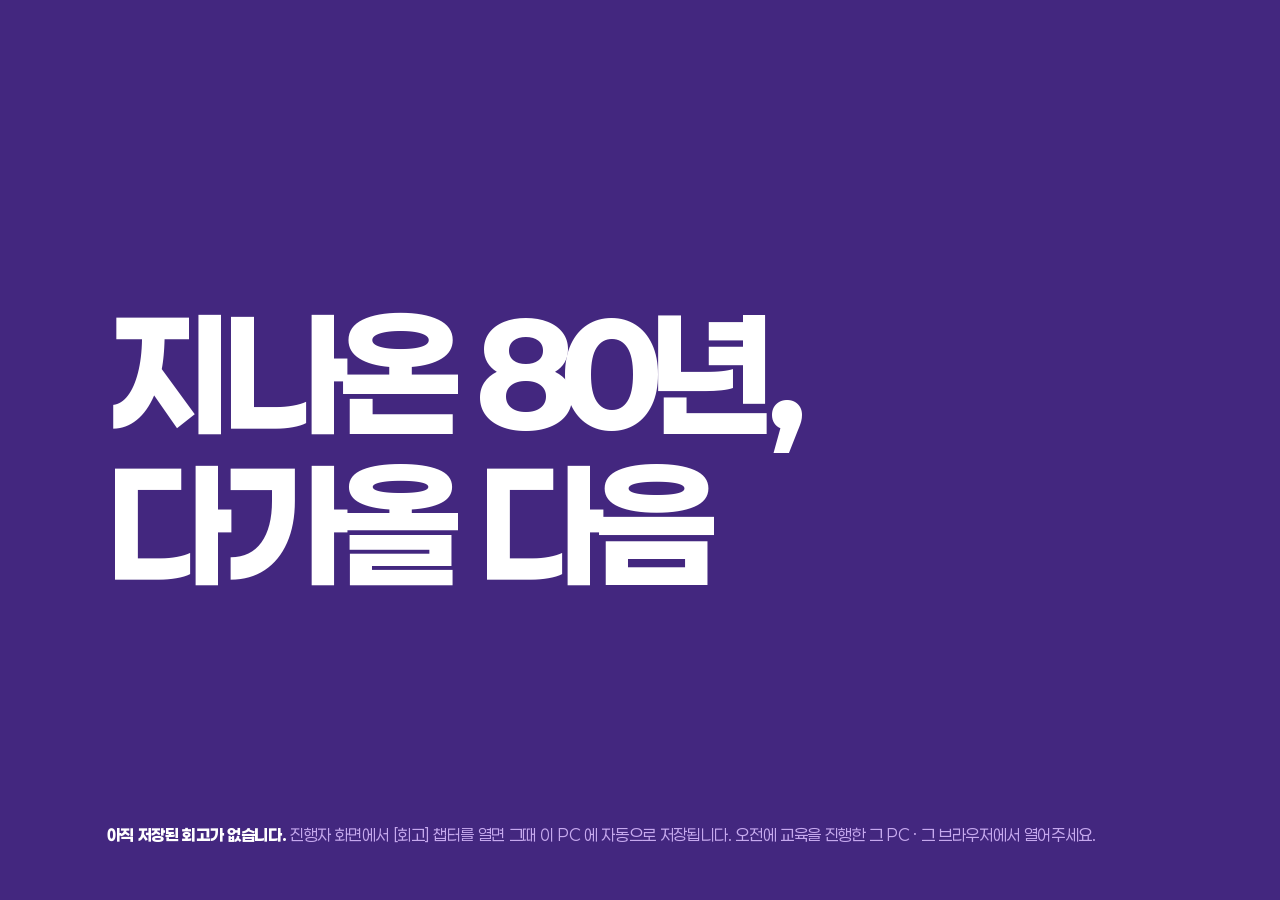
<file: meet.html>
<!DOCTYPE html>
<html lang="ko" data-music="on">
<head>
  <meta charset="utf-8">
  <meta name="viewport" content="width=device-width, initial-scale=1">
  <title>지나온 80년, 다가올 다음 · 80년의 여정</title>
  <link rel="stylesheet" href="css/fonts.css">
  <link rel="stylesheet" href="css/tokens.css">
  <link rel="stylesheet" href="css/base.css">
  <link rel="stylesheet" href="css/layout.css">
  <link rel="stylesheet" href="css/components.css">
  <link rel="stylesheet" href="css/meet.css">
</head>
<body class="mt-body">
  <!-- ============================================================
       「지나온 80년, 다가올 다음」 — 윤혁님과의 대화, 슬라이드로 진행합니다

       ★ 오전에 교육을 진행한 그 PC · 그 브라우저에서 엽니다.
         진행자 화면이 [회고] 챕터를 열 때 이 PC 에 복사해 둔 것만 읽습니다
         (간담회 자료 review.html 과 같은 저장분입니다). 서버를 부르지 않습니다.
       ★ 화면 전체가 슬라이드입니다. 프레젠터 ▶ 한 번 = 한 장. 마우스는 쓰지 않습니다.
         표지 → 맞았을까, 틀렸을까 → (조 카드 덮인 면 ▶ 뒤집힘) × 조
           → 윤혁님과의 대화 → 우리들이 묻고싶은 이야기 → 앞으로의 DRB → 마무리.
         회고를 남기지 않은 조는 건너뜁니다.
       ★ 화면에는 질문을 띄우지 않습니다. 질문은 「애프터 토크 사회자 대본.md」에만 있습니다.
       ★ 음악은 게임을 시작할 때 나오는 평상시 곡입니다. 표지에서 첫 ▶ 가 음악을 켭니다.
         M 키로 끄고 켭니다.
       ★ 이 파일의 고정 문장(표지 · 맞았을까 · 윤혁님과의 대화 · 묻고싶은 이야기 · 앞으로의 DRB · 마무리)은
         여기서 바로 고칩니다. 조 카드는 meet.js 가 저장된 회고로 만듭니다.
       ============================================================ -->

  <!-- 세션 고르기 · 처음으로 · 간담회 자료 — 평소에는 숨어 있고,
       마우스를 화면 맨 위에 댈 때만 내려옵니다. 발표 중에는 보이지 않습니다. -->
  <div class="mt-hot no-print" aria-hidden="true"></div>
  <header class="mt-top no-print" id="mtTop">
    <span class="mt-top__brand">지나온 80년, 다가올 다음</span>
    <span class="mt-top__meta" id="mtMeta"></span>
    <span class="spacer"></span>
    <!-- 회고는 세션마다 따로 남습니다 (최근 3개). 세션이 둘 이상일 때만 고르는 칸이 보입니다. -->
    <select class="mt-top__session hidden" id="mtSession" aria-label="교육 세션 고르기"></select>
    <button class="btn btn--sm btn--ghost hidden" id="btnMtDelete">이 세션 지우기</button>
    <button class="btn btn--sm btn--ghost" id="btnMtSound">음악 켜기</button>
    <button class="btn btn--sm btn--ghost" id="btnMtReset">처음으로</button>
    <a class="btn btn--sm btn--ghost" href="review.html" target="_blank" rel="noopener">간담회 자료 ↗</a>
  </header>

  <main class="mt-stage" id="mtStage">

    <!-- 1 표지 -->
    <section class="slide slide--dark" data-slide="title">
      <h1 class="sl-title">지나온 80년,<br>다가올 다음</h1>
      <!-- 저장된 회고가 없을 때만 한 줄 뜹니다 (meet.js) -->
      <p class="sl-state hidden" id="slState"></p>
    </section>

    <!-- 2 그 결정은 맞았을까, 틀렸을까 — 그때는 모두 물음표였고, 답은 나중에 보입니다 -->
    <section class="slide" data-slide="why">
      <h1 class="sl-h1">그 결정은 맞았을까, 틀렸을까</h1>
      <div class="why">
        <div class="why__labels" aria-hidden="true">
          <span class="why__label why__label--then">그때</span>
          <span class="why__label why__label--now">지금</span>
        </div>

        <article class="why__col">
          <div class="why__top">
            <svg class="why__ic" viewBox="0 0 120 120" fill="none" stroke="currentColor" stroke-width="6" stroke-linecap="round"><circle cx="34" cy="60" r="22"/><circle cx="34" cy="60" r="6"/><circle cx="90" cy="60" r="14"/><circle cx="90" cy="60" r="4"/><line x1="34" y1="38" x2="90" y2="46"/><line x1="34" y1="82" x2="90" y2="74"/></svg>
            <span class="why__year">1947</span>
            <span class="why__word">벨트</span>
          </div>
          <span class="mark mark--q" aria-label="그때: 몰랐다">?</span>
          <svg class="why__arrow" viewBox="0 0 40 84" fill="none" stroke="currentColor" stroke-width="5" stroke-linecap="round" stroke-linejoin="round" aria-hidden="true"><line x1="20" y1="14" x2="20" y2="66"/><polyline points="8,54 20,68 32,54"/></svg>
          <span class="mark mark--ok" aria-label="지금: 맞았다"><svg viewBox="0 0 26 26"><polyline points="5,14 11,20 21,7" fill="none" stroke="currentColor" stroke-width="3.5" stroke-linecap="round" stroke-linejoin="round"/></svg></span>
        </article>

        <article class="why__col">
          <div class="why__top">
            <svg class="why__ic" viewBox="0 0 120 120" fill="none" stroke="currentColor" stroke-width="6" stroke-linejoin="round" stroke-linecap="round"><path d="M12 80 V62 L30 58 L44 40 H78 L94 58 L108 62 V80 Z"/><circle cx="36" cy="82" r="10" fill="var(--bg-2)"/><circle cx="86" cy="82" r="10" fill="var(--bg-2)"/><line x1="60" y1="42" x2="60" y2="58"/></svg>
            <span class="why__year">1967</span>
            <span class="why__word">자동차 부품</span>
          </div>
          <span class="mark mark--q" aria-label="그때: 몰랐다">?</span>
          <svg class="why__arrow" viewBox="0 0 40 84" fill="none" stroke="currentColor" stroke-width="5" stroke-linecap="round" stroke-linejoin="round" aria-hidden="true"><line x1="20" y1="14" x2="20" y2="66"/><polyline points="8,54 20,68 32,54"/></svg>
          <span class="mark mark--ok" aria-label="지금: 맞았다"><svg viewBox="0 0 26 26"><polyline points="5,14 11,20 21,7" fill="none" stroke="currentColor" stroke-width="3.5" stroke-linecap="round" stroke-linejoin="round"/></svg></span>
        </article>

        <article class="why__col">
          <div class="why__top">
            <svg class="why__ic" viewBox="0 0 120 120" fill="none" stroke="currentColor" stroke-width="6" stroke-linejoin="round" stroke-linecap="round"><path d="M60 98 C22 72 14 46 32 34 C44 26 55 32 60 42 C65 32 76 26 88 34 C106 46 98 72 60 98 Z"/><polyline points="30,62 48,62 55,50 64,74 71,62 90,62"/></svg>
            <span class="why__year">2021</span>
            <span class="why__word">헬스케어</span>
          </div>
          <span class="mark mark--q" aria-label="그때: 몰랐다">?</span>
          <svg class="why__arrow" viewBox="0 0 40 84" fill="none" stroke="currentColor" stroke-width="5" stroke-linecap="round" stroke-linejoin="round" aria-hidden="true"><line x1="20" y1="14" x2="20" y2="66"/><polyline points="8,54 20,68 32,54"/></svg>
          <!-- 아직 채점 중 — 점선 -->
          <span class="mark mark--open" aria-label="지금: 아직 모른다">?</span>
        </article>

        <article class="why__col">
          <div class="why__top why__top--now">
            <svg class="why__ic" viewBox="0 0 120 120" fill="none" stroke="currentColor" stroke-width="6" stroke-linejoin="round"><path d="M60 104 C40 78 30 64 30 48 A30 30 0 0 1 90 48 C90 64 80 78 60 104 Z"/><circle cx="60" cy="48" r="11" fill="currentColor"/></svg>
            <span class="why__year">2026</span>
            <span class="why__word">오늘 우리</span>
          </div>
          <span class="mark mark--now" aria-label="그때: 지금 이 순간">?</span>
          <svg class="why__arrow" viewBox="0 0 40 84" fill="none" stroke="currentColor" stroke-width="5" stroke-linecap="round" stroke-linejoin="round" aria-hidden="true"><line x1="20" y1="14" x2="20" y2="66"/><polyline points="8,54 20,68 32,54"/></svg>
          <span class="mark mark--now" aria-label="지금: 아무도 모른다">?</span>
        </article>
      </div>
    </section>

    <!-- 조 카드 — meet.js 가 저장된 회고로 여기('윤혁님과의 대화' 앞)에 끼워 넣습니다 -->

    <!-- 윤혁님과의 대화 -->
    <section class="slide slide--center" data-slide="talk" id="slTalk">
      <h1 class="sl-h1 sl-h1--big">윤혁님과의 대화</h1>
    </section>

    <!-- 우리들이 묻고싶은 이야기 — 질문은 화면에 없습니다 (사회자 대본) -->
    <section class="slide slide--center" data-slide="ask">
      <h1 class="sl-h1 sl-h1--big">우리들이<br>묻고싶은 이야기</h1>
    </section>

    <!-- 앞으로의 DRB -->
    <section class="slide slide--center" data-slide="future">
      <h1 class="sl-h1 sl-h1--big">앞으로의 DRB</h1>
    </section>

    <!-- 마무리 -->
    <section class="slide slide--dark slide--center" data-slide="end">
      <h1 class="sl-title sl-title--end">함께해주셔서<br>감사합니다.</h1>
    </section>
  </main>

  <script src="data/config.js"></script>
  <script src="data/eras.js"></script>
  <script src="data/investments.js"></script>
  <script src="data/policies.js"></script>
  <script src="data/events.js"></script>
  <script src="data/rounds.js"></script>
  <script src="data/global.js"></script>
  <script src="js/audio.js"></script>
  <script src="js/reflectcard.js"></script>
  <script src="js/meet.js"></script>
</body>
</html>
</file>
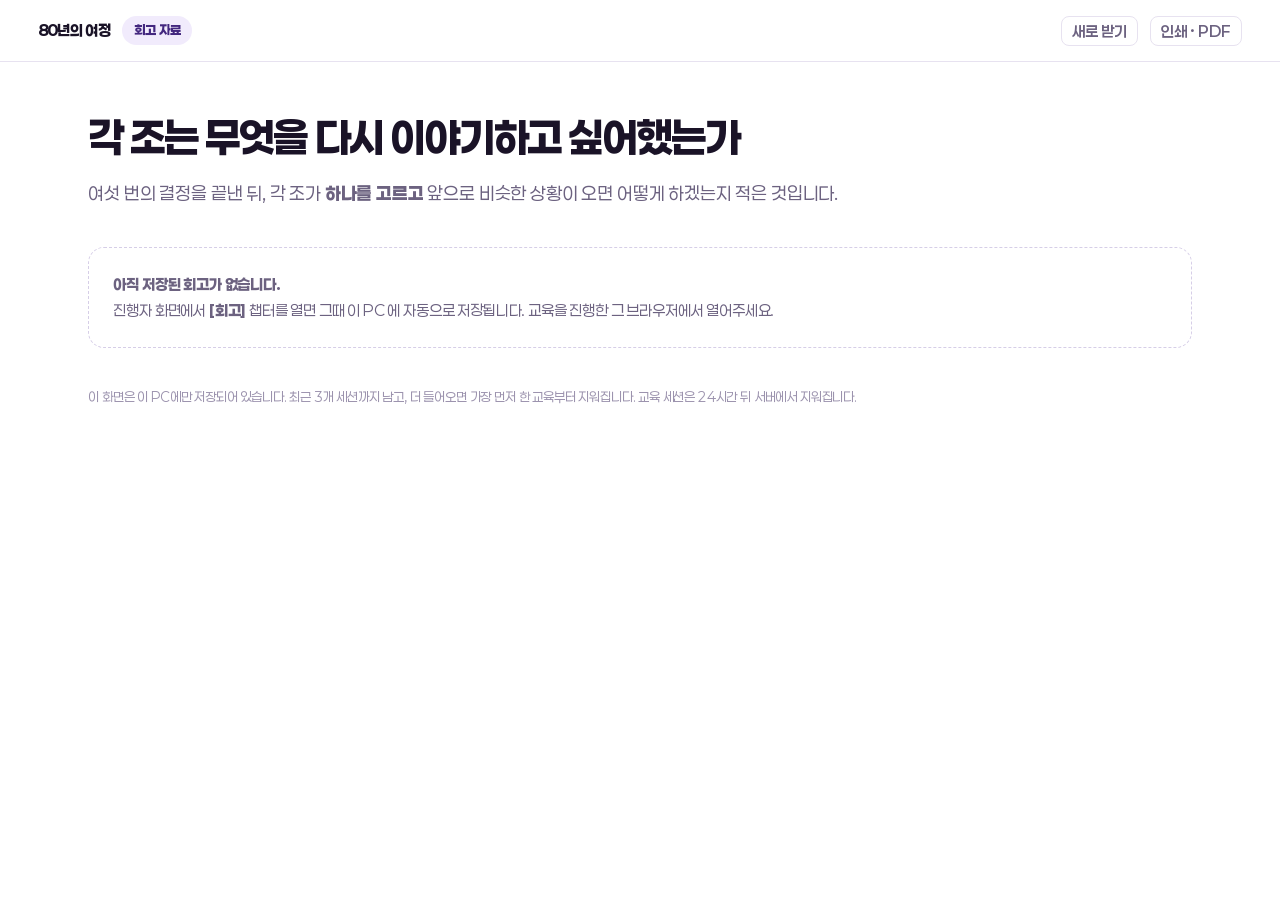
<file: review.html>
<!DOCTYPE html>
<html lang="ko">
<head>
  <meta charset="utf-8">
  <meta name="viewport" content="width=device-width, initial-scale=1">
  <title>회고 자료 · 80년의 여정</title>
  <link rel="stylesheet" href="css/fonts.css">
  <link rel="stylesheet" href="css/tokens.css">
  <link rel="stylesheet" href="css/base.css">
  <link rel="stylesheet" href="css/layout.css">
  <link rel="stylesheet" href="css/components.css">
  <link rel="stylesheet" href="css/review.css">
</head>
<body class="rv-body">
  <!-- ============================================================
       간담회 자료 — 조들이 마지막에 남긴 회고

       ★ 진행자 PC에서 엽니다. 교육 세션이 살아 있으면 서버에서 받아오고,
         받아온 내용을 이 PC에 복사해 둡니다. 세션은 24시간 뒤 지워지지만
         이 화면은 그 뒤에도 계속 열립니다.
       ★ 서버에 자료를 더 오래 남기지 않습니다. 인사자료이기 때문입니다.
       ============================================================ -->
  <header class="rv-top no-print">
    <span class="rv-top__brand">80년의 여정</span>
    <span class="rv-top__title">회고 자료</span>
    <span class="rv-top__meta" id="rvMeta"></span>
    <span class="spacer"></span>
    <!-- 회고는 세션마다 따로 남습니다 (최근 3개). 세션이 둘 이상일 때만 고르는 칸이 보입니다. -->
    <select class="rv-top__session hidden" id="rvSession" aria-label="교육 세션 고르기"></select>
    <button class="btn btn--sm btn--ghost hidden" id="btnRvDelete">이 세션 지우기</button>
    <button class="btn btn--sm btn--ghost" id="btnRvReload">새로 받기</button>
    <button class="btn btn--sm btn--ghost" id="btnRvPrint">인쇄 · PDF</button>
  </header>

  <main class="rv-main">
    <div class="rv-head">
      <h1 class="rv-head__title">각 조는 무엇을 다시 이야기하고 싶어했는가</h1>
      <p class="rv-head__lead">
        여섯 번의 결정을 끝낸 뒤, 각 조가 <b>하나를 고르고</b>
        앞으로 비슷한 상황이 오면 어떻게 하겠는지 적은 것입니다.
      </p>
      <p class="rv-head__where" id="rvWhen"></p>
    </div>

    <div class="rv-state" id="rvState"></div>
    <div class="rv-list" id="rvList"></div>

    <p class="rv-foot">
      이 화면은 이 PC에만 저장되어 있습니다. 최근 3개 세션까지 남고, 더 들어오면 가장 먼저 한 교육부터 지워집니다.
      교육 세션은 24시간 뒤 서버에서 지워집니다.
    </p>
  </main>

  <div class="toast" id="toast" role="status" aria-live="polite"></div>

  <script src="data/config.js"></script>
  <script src="data/eras.js"></script>
  <script src="data/investments.js"></script>
  <script src="data/policies.js"></script>
  <script src="data/events.js"></script>
  <script src="data/rounds.js"></script>
  <script src="data/global.js"></script>
  <script src="js/live.js"></script>
  <script src="js/reflectcard.js"></script>
  <script src="js/review.js"></script>
</body>
</html>
</file>
<file: css/fonts.css>
/* ============================================================
   fonts.css — Paperlogy 글꼴 연결

   ★ 폰트 파일은 `assets/fonts/` 안에 아래 이름 그대로 넣으세요.
     파일이 없으면 자동으로 Pretendard → 맑은 고딕 순서로 떨어집니다.
     (화면은 깨지지 않고 글꼴만 달라집니다)

     assets/fonts/Paperlogy-4Regular.woff2      ← 본문
     assets/fonts/Paperlogy-6SemiBold.woff2     ← 화면 제목
     assets/fonts/Paperlogy-8ExtraBold.woff2    ← 국면 질문 · 숫자

     .woff2 가 없고 .ttf 만 있어도 됩니다. 둘 다 넣으면 .woff2 를 먼저 씁니다.
     (.woff2 가 파일 크기가 훨씬 작아 교육장에서 더 빨리 뜹니다)

   ⚠ 외부 폰트 CDN을 부르지 않습니다. 인터넷이 없어도, 어느 PC에서도
     똑같은 글꼴로 보입니다.
   ============================================================ */

@font-face {
  font-family: "Paperlogy";
  font-weight: 400;
  font-style: normal;
  font-display: swap;
  src: url("../assets/fonts/Paperlogy-4Regular.woff2") format("woff2"),
       url("../assets/fonts/Paperlogy-4Regular.ttf")   format("truetype");
}

@font-face {
  font-family: "Paperlogy";
  font-weight: 600;
  font-style: normal;
  font-display: swap;
  src: url("../assets/fonts/Paperlogy-6SemiBold.woff2") format("woff2"),
       url("../assets/fonts/Paperlogy-6SemiBold.ttf")   format("truetype");
}

@font-face {
  font-family: "Paperlogy";
  font-weight: 800;
  font-style: normal;
  font-display: swap;
  src: url("../assets/fonts/Paperlogy-8ExtraBold.woff2") format("woff2"),
       url("../assets/fonts/Paperlogy-8ExtraBold.ttf")   format("truetype");
}
</file>
<file: css/tokens.css>
/* ============================================================
   tokens.css — 디자인 토큰 (색 / 간격 / 글꼴 / 모양)

   ◆ CORAL PURPLE — 2026 온보딩 시뮬레이션 디자인 시스템

   ★ 디자인을 바꾸고 싶으면 이 파일의 값만 바꾸세요.
     다른 CSS 파일은 여기 정의된 변수만 사용합니다.
     (색상 코드를 다른 파일에 직접 쓰지 않는 것이 규칙입니다)
   ============================================================ */

:root {

  /* ============================================================
     1. 색 — CORAL PURPLE
     ============================================================ */

  /* ---------- 주 컬러 ---------- */
  --accent:            #8B5CD6;   /* 주 컬러 · 선택 / 강조 / 주요 버튼 */
  --accent-deep:       #43277F;   /* 딥 · 엔딩 배경 / 진한 강조 */
  --accent-tint:       #F1EBFC;   /* 틴트 · 선택된 카드 배경 */

  --accent-hover:      #7B4BCB;
  --accent-line:       #C6A9EE;                    /* 선택된 카드 테두리 */
  --accent-soft:       rgba(139, 92, 214, 0.10);   /* 아주 옅은 바탕 */
  --accent-track:      #EDE6F8;                    /* 게이지 빈 칸 */

  /* ---------- 보조 : 코랄 (시간 · 돌발) ----------
     타이머, 남은 시간, 돌발상황, 리스크, 하락 표시에만 씁니다.
     여기저기 쓰면 '지금 급하다'는 신호가 죽습니다. */
  --coral:             #FF7A5C;
  --coral-tint:        #FFF1ED;
  --coral-line:        #FFC6B6;

  /* ---------- 선 ---------- */
  --line:              #E7E2F0;
  --line-strong:       #D6CEE7;

  /* ---------- 글자 ---------- */
  --text-1:            #1A1327;   /* 본문 */
  --text-2:            #6C6280;   /* 보조 */
  --text-3:            #9C93AE;   /* 약한 설명 */
  --text-on-accent:    #FFFFFF;

  /* ---------- 배경 ---------- */
  --bg-0:              #FFFFFF;   /* 가장 바깥 */
  --bg-1:              #FBFAFE;   /* 사이드 레일 / 패널 */
  --bg-2:              #FFFFFF;   /* 카드 */
  --bg-3:              #F6F3FB;   /* 카드 위 요소 */
  --bg-inset:          #FAF9FD;   /* 눌린 영역 (입력창 등) */

  /* ---------- 의미 색 ----------
     이 디자인은 빨강·초록을 쓰지 않습니다.
     "좋아짐 = 주 컬러 / 나빠짐 = 코랄" 두 가지로만 말합니다. */
  --good:              var(--accent);
  --good-soft:         var(--accent-soft);
  --bad:               var(--coral);
  --bad-soft:          var(--coral-tint);
  --warn:              var(--coral);
  --warn-soft:         var(--coral-tint);
  --info:              var(--accent);
  --info-soft:         var(--accent-soft);

  /* ---------- 지표별 색 (회사 상태 게이지) ----------
     게이지는 전부 주 컬러 한 가지입니다. 색으로 순위를 만들지 않습니다. */
  --m-cash:            var(--accent);
  --m-capacity:        var(--accent);
  --m-tech:            var(--accent);
  --m-quality:         var(--accent);
  --m-trust:           var(--accent);
  --m-people:          var(--accent);

  /* ---------- 구분: 실제 역사 vs 가상 시뮬레이션 ----------
     실제 DRB 기록 = 금색 / 시뮬레이션 = 주 컬러 */
  --fact-bg:           #FDFAEF;
  --fact-line:         #E3D5A8;
  --fact-text:         #8A7233;
  --sim-line:          var(--accent);

  /* ---------- 옛 이름 (다른 파일이 아직 쓰고 있는 변수) ----------
     새 색을 그대로 넘겨줍니다. 값을 여기서 따로 정하지 마세요. */
  --drb-red:           var(--accent);
  --drb-red-soft:      var(--accent-soft);
  --drb-red-line:      var(--accent-line);
  --drb-red-hover:     var(--accent-hover);


  /* ============================================================
     2. 글꼴 · 크기
        국면 질문 800 / 화면 제목 800 / 본문 400
        숫자는 고정폭(tabular) — 값이 바뀌어도 자리가 흔들리지 않습니다.
     ============================================================ */

  /* Paperlogy 가 설치된 PC에서는 Paperlogy 로, 없으면 Pretendard →
     맑은 고딕 순서로 떨어집니다. 외부 폰트 CDN은 부르지 않습니다. */
  --font-ui:  "Paperlogy", "Pretendard", "Malgun Gothic", "맑은 고딕",
              -apple-system, "Segoe UI", Roboto, sans-serif;
  --font-num: var(--font-ui);   /* 숫자도 같은 글꼴 · 고정폭만 켭니다 */

  /* ★ 교육장에서 읽는 화면입니다. 웹사이트보다 한 단계씩 큽니다.
       참가자는 노트북을 여럿이 둘러보고, 진행자 화면은 빔으로 쏩니다.
       작게 줄이지 마세요. */
  --fs-display:        48px;   /* 국면 질문 */
  --fs-title:          32px;   /* 화면 제목 */
  --fs-lead:           19px;                       /* 제목 아래 한 줄 */
  --fs-body:           17px;
  --fs-small:          15px;
  --fs-tiny:           13px;

  --fw-strong:         800;
  --fw-mid:            600;

  --lh-tight:          1.18;
  --lh-body:           1.65;


  /* ============================================================
     3. 간격 · 모양 · 움직임
     ============================================================ */
  --sp-1:              4px;
  --sp-2:              8px;
  --sp-3:              12px;
  --sp-4:              16px;
  --sp-5:              24px;
  --sp-6:              32px;
  --sp-7:              48px;

  --r-sm:              8px;
  --r-md:              12px;
  --r-lg:              16px;
  --r-xl:              20px;
  --r-pill:            999px;

  --shadow-card:       0 1px 2px rgba(26, 19, 39, 0.04);
  --shadow-raise:      0 6px 18px rgba(26, 19, 39, 0.06);
  --shadow-pop:        0 24px 60px rgba(26, 19, 39, 0.16);

  /* ---------- 화면 배율 ----------
     ★ 노트북이든 빔이든, 화면 전체를 같은 비율로 키우고 줄입니다.
       여기 값들은 전부 '설계 크기'(참가자 1440×900 / 진행자 1920×1080)에서
       보이는 크기입니다. 실제 배율은 js/fit.js 가 화면을 재서 정합니다.
       가로·세로 중 더 빡빡한 쪽을 따라가므로 화면 비율이 달라져도 잘리지 않습니다.
       아래 1 은 스크립트가 아직 안 돌았을 때 쓰이는 값입니다. */
  --ui-scale:          1;

  /* 배율이 걸린 안쪽에서 '화면 전체 크기'를 재려면 vw/vh 대신 이 단위를 씁니다.
     100vh 를 그대로 쓰면 배율을 곱한 만큼 화면 밖으로 넘칩니다. */
  --vw:                calc(1vw / var(--ui-scale));
  --vh:                calc(1vh / var(--ui-scale));

  /* ---------- 위아래 안전 띠 ----------
     빔프로젝터는 화면 맨 위와 맨 아래를 먹습니다. 스크린 틀에 가리기도 하고,
     앞사람 머리에 가리기도 합니다. 그만큼을 비워두고 그 안쪽에만 그립니다.
     값은 화면마다 HTML 의 <html data-safe="60"> 이 정하고 js/fit.js 가 넣습니다.
     0 은 노트북(참가자 화면) — 가장자리까지 다 보이므로 띠가 필요 없습니다. */
  --safe-y:            0px;

  /* ---------- 레이아웃 ---------- */
  --topbar-h:          64px;
  --side-w:            300px;    /* 브리핑 오른쪽 레일 */
  --rail-w:            250px;    /* 자원 배분 왼쪽 레일 */
  --content-max:       1240px;

  /* ---------- 움직임 (교육용이라 절제) ---------- */
  --t-fast:            120ms ease;
  --t-base:            220ms ease;
}
</file>
<file: css/base.css>
/* ============================================================
   base.css — 리셋 / 기본 타이포그래피
   ============================================================ */

*,
*::before,
*::after {
  box-sizing: border-box;
}

html,
body {
  height: 100%;
  margin: 0;
}

body {
  background: var(--bg-0);
  color: var(--text-1);
  font-family: var(--font-ui);
  font-size: var(--fs-body);
  line-height: var(--lh-body);
  -webkit-font-smoothing: antialiased;
  overflow: hidden;               /* 화면 단위 전환 게임이라 body 스크롤은 막는다 */

  /* 화면 전체를 해상도에 맞춰 확대·축소한다 (배율은 js/fit.js 가 정한다).
     zoom 은 transform 과 달리 글자가 다시 배치되므로 줄바꿈이 깨지지 않는다.
     ★ 높이는 100% 가 아니라 배율로 나눈 값이다. 100% 로 두면 배율만큼 넘친다. */
  zoom: var(--ui-scale);
  height: calc(100 * var(--vh));
}

h1, h2, h3, h4, p, figure {
  margin: 0;
}

button {
  font-family: inherit;
  font-size: inherit;
  color: inherit;
  background: none;
  border: none;
  cursor: pointer;
}

input,
textarea,
select {
  font-family: inherit;
  font-size: inherit;
  color: inherit;
}

ul {
  margin: 0;
  padding: 0;
  list-style: none;
}

a {
  color: var(--info);
}

/* 숫자는 항상 고정폭으로 — 값이 바뀌어도 자리가 흔들리지 않게 */
.num {
  font-family: var(--font-num);
  font-variant-numeric: tabular-nums;
}

/* 스크롤바 (어두운 테마용) */
::-webkit-scrollbar {
  width: 10px;
  height: 10px;
}

::-webkit-scrollbar-track {
  background: transparent;
}

::-webkit-scrollbar-thumb {
  background: var(--line-strong);
  border-radius: var(--r-pill);
}

::-webkit-scrollbar-thumb:hover {
  background: var(--text-3);
}

/* 접근성: 키보드 포커스는 반드시 보이게 */
:focus-visible {
  outline: 2px solid var(--info);
  outline-offset: 2px;
}

.hidden {
  display: none !important;
}

.sr-only {
  position: absolute;
  width: 1px;
  height: 1px;
  overflow: hidden;
  clip: rect(0 0 0 0);
  white-space: nowrap;
}
</file>
<file: css/layout.css>
/* ============================================================
   layout.css — 화면 골격 (뼈대만. 색·모양은 components.css)

   [상단바 : ROUND / 연도 / 시대 / 진행 단계]
   [본문 영역                     | 회사 상태 사이드]
   ============================================================ */

.app {
  display: flex;
  flex-direction: column;
  height: calc(100 * var(--vh));
}

/* ---------- 상단바 ---------- */
.topbar {
  flex: 0 0 var(--topbar-h);
  display: flex;
  align-items: center;
  gap: var(--sp-5);
  padding: 0 var(--sp-5);
  border-bottom: 1px solid var(--line);
  background: var(--bg-1);
}

.topbar__left {
  display: flex;
  align-items: center;
  gap: var(--sp-4);
  min-width: 0;
}

.topbar__right {
  margin-left: auto;
  display: flex;
  align-items: center;
  gap: var(--sp-3);
}

/* ---------- 무대(본문 + 사이드) ---------- */
.stage {
  flex: 1 1 auto;
  display: grid;
  grid-template-columns: 1fr var(--side-w);
  min-height: 0;                 /* 자식 스크롤이 동작하려면 필요 */
}

.stage__main {
  min-width: 0;
  overflow-y: auto;
  padding: var(--sp-5) var(--sp-5) var(--sp-7);
}

.stage__inner {
  max-width: var(--content-max);
  margin: 0 auto;
}

.stage__side {
  border-left: 1px solid var(--line);
  background: var(--bg-1);
  overflow-y: auto;
  padding: var(--sp-4);
}

/* 사이드가 없는 화면(시작·최종결과 등)은 이 클래스를 붙인다 */
.stage--full {
  grid-template-columns: 1fr;
}

.stage--full .stage__side {
  display: none;
}

/* ---------- 자주 쓰는 배치 ---------- */
.row {
  display: flex;
  align-items: center;
  gap: var(--sp-3);
}

.row--between {
  justify-content: space-between;
}

.row--wrap {
  flex-wrap: wrap;
}

.col {
  display: flex;
  flex-direction: column;
  gap: var(--sp-3);
}

.grid-2 {
  display: grid;
  grid-template-columns: repeat(2, minmax(0, 1fr));
  gap: var(--sp-4);
}

.grid-3 {
  display: grid;
  grid-template-columns: repeat(3, minmax(0, 1fr));
  gap: var(--sp-4);
}

.spacer {
  flex: 1 1 auto;
}

/* ---------- 화면 전환 ---------- */
.screen {
  display: none;
}

.screen.is-active {
  display: block;
  animation: screen-in var(--t-base);
}

@keyframes screen-in {
  from { opacity: 0; transform: translateY(6px); }
  to   { opacity: 1; transform: none; }
}

/* ---------- 좁은 화면 대응 (태블릿 세로 등) ---------- */
@media (max-width: 1100px) {
  :root {
    --side-w: 268px;
    --fs-display: 30px;
    --fs-title: 22px;
    --fs-lead: 16px;
  }
}

@media (max-width: 860px) {
  .stage {
    grid-template-columns: 1fr;
    grid-template-rows: auto 1fr;
  }

  .stage__side {
    order: -1;
    border-left: none;
    border-bottom: 1px solid var(--line);
    max-height: 210px;
  }

  .grid-3,
  .grid-2 {
    grid-template-columns: 1fr;
  }
}

@media print {
  body { overflow: visible; }
  .no-print { display: none !important; }
}
</file>
<file: css/components.css>
/* ============================================================
   components.css — 재사용 부품
   (버튼 / 카드 / 지표게이지 / 투자배분 / 정책 / 결과표시)
   ============================================================ */

/* ------------------------------------------------------------
   버튼
   ------------------------------------------------------------ */
.btn {
  display: inline-flex;
  align-items: center;
  justify-content: center;
  gap: var(--sp-2);
  padding: 10px 18px;
  border-radius: var(--r-md);
  border: 1px solid var(--line-strong);
  background: var(--bg-3);
  color: var(--text-1);
  font-weight: 600;
  transition: background var(--t-fast), border-color var(--t-fast), transform var(--t-fast);
  white-space: nowrap;
}

.btn:hover:not(:disabled) {
  background: var(--line);
  border-color: var(--text-3);
}

.btn:active:not(:disabled) {
  transform: translateY(1px);
}

.btn:disabled {
  opacity: 0.4;
  cursor: not-allowed;
}

.btn--primary {
  background: var(--drb-red);
  border-color: var(--drb-red);
  color: var(--text-on-accent);
}

.btn--primary:hover:not(:disabled) {
  background: var(--drb-red-hover);
  border-color: var(--drb-red-hover);
}

.btn--ghost {
  background: transparent;
  border-color: var(--line);
  color: var(--text-2);
}

.btn--lg {
  padding: 14px 30px;
  font-size: 17px;
  border-radius: var(--r-lg);
}

.btn--sm {
  padding: 5px 10px;
  font-size: var(--fs-small);
  border-radius: var(--r-sm);
}

.btn--icon {
  width: 34px;
  height: 34px;
  padding: 0;
  font-size: 18px;
  font-weight: 700;
  border-radius: var(--r-sm);
}

/* ------------------------------------------------------------
   칩 / 배지
   ------------------------------------------------------------ */
.chip {
  display: inline-flex;
  align-items: center;
  gap: var(--sp-1);
  padding: 3px 10px;
  border-radius: var(--r-pill);
  border: 1px solid var(--line);
  background: var(--bg-2);
  color: var(--text-2);
  font-size: var(--fs-small);
  white-space: nowrap;
}

.chip--accent {
  background: var(--drb-red-soft);
  border-color: var(--drb-red-line);
  color: var(--text-1);
}

.chip--info  { background: var(--info-soft); border-color: var(--info); color: var(--info); }
.chip--warn  { background: var(--warn-soft); border-color: var(--warn); color: var(--warn); }
.chip--good  { background: var(--good-soft); border-color: var(--good); color: var(--good); }
.chip--bad   { background: var(--bad-soft);  border-color: var(--bad);  color: var(--bad); }

.chip--fact {
  background: var(--fact-bg);
  border-color: var(--fact-line);
  color: var(--fact-text);
  font-weight: 700;
  letter-spacing: 0.04em;
}

/* ------------------------------------------------------------
   카드 / 패널
   ------------------------------------------------------------ */
.card {
  background: var(--bg-2);
  border: 1px solid var(--line);
  border-radius: var(--r-lg);
  padding: var(--sp-5);
  box-shadow: var(--shadow-card);
}

.card--flat {
  box-shadow: none;
  background: var(--bg-1);
}

.card__head {
  display: flex;
  align-items: center;
  gap: var(--sp-3);
  margin-bottom: var(--sp-4);
}

.card__title {
  font-size: 17px;
  font-weight: 700;
}

.section-label {
  font-size: var(--fs-tiny);
  font-weight: 700;
  letter-spacing: 0.14em;
  color: var(--text-3);
  text-transform: uppercase;
  margin-bottom: var(--sp-2);
}

/* ------------------------------------------------------------
   회사 상태 지표 (사이드)
   ------------------------------------------------------------ */
.metric {
  padding: var(--sp-3) 0;
  border-bottom: 1px solid var(--line);
}

.metric:last-child {
  border-bottom: none;
}

.metric__top {
  display: flex;
  align-items: baseline;
  gap: var(--sp-2);
}

.metric__name {
  font-size: var(--fs-small);
  color: var(--text-2);
}

.metric__value {
  margin-left: auto;
  font-size: 19px;
  font-weight: 700;
}

.metric__delta {
  font-size: var(--fs-small);
  font-weight: 700;
  min-width: 44px;
  text-align: right;
}

.metric__bar {
  position: relative;
  height: 7px;
  margin-top: var(--sp-2);
  border-radius: var(--r-pill);
  background: var(--bg-inset);
  overflow: hidden;
}

.metric__fill {
  position: absolute;
  inset: 0 auto 0 0;
  border-radius: var(--r-pill);
  background: var(--m-cash);
  transition: width var(--t-base);
}

/* 지표별 색 — data-metric 속성으로 지정 */
.metric[data-metric="cash"]     .metric__fill { background: var(--m-cash); }
.metric[data-metric="capacity"] .metric__fill { background: var(--m-capacity); }
.metric[data-metric="tech"]     .metric__fill { background: var(--m-tech); }
.metric[data-metric="quality"]  .metric__fill { background: var(--m-quality); }
.metric[data-metric="trust"]    .metric__fill { background: var(--m-trust); }
.metric[data-metric="people"]   .metric__fill { background: var(--m-people); }

/* ------------------------------------------------------------
   증감 표시 — 실물 토큰을 옮겨야 하므로 크고 명확하게
   ------------------------------------------------------------ */
.delta {
  font-family: var(--font-num);
  font-weight: 700;
}

.delta--up   { color: var(--good); }
.delta--down { color: var(--bad); }
.delta--flat { color: var(--text-3); }

.token-change {
  display: flex;
  align-items: center;
  justify-content: space-between;
  gap: var(--sp-3);
  padding: var(--sp-3) var(--sp-4);
  border-radius: var(--r-md);
  background: var(--bg-inset);
  border: 1px solid var(--line);
}

.token-change__name {
  font-size: var(--fs-body);
  color: var(--text-2);
}

.token-change__value {
  font-family: var(--font-num);
  font-size: 24px;
  font-weight: 700;
}

/* ------------------------------------------------------------
   투자 배분
   ------------------------------------------------------------ */
.budget {
  display: flex;
  align-items: center;
  gap: var(--sp-4);
  padding: var(--sp-4);
  border-radius: var(--r-lg);
  border: 1px solid var(--line-strong);
  background: var(--bg-1);
  position: sticky;
  top: 0;
  z-index: 5;
}

.budget__label {
  font-size: var(--fs-small);
  color: var(--text-2);
}

.budget__value {
  font-family: var(--font-num);
  font-size: 30px;
  font-weight: 700;
  line-height: 1;
}

.budget__value.is-over {
  color: var(--bad);
}

.budget__bar {
  flex: 1 1 auto;
  height: 10px;
  border-radius: var(--r-pill);
  background: var(--bg-inset);
  overflow: hidden;
}

.budget__fill {
  height: 100%;
  width: 0;
  background: var(--drb-red);
  transition: width var(--t-fast);
}

.alloc {
  display: grid;
  grid-template-columns: 1fr auto;
  gap: var(--sp-3) var(--sp-4);
  align-items: center;
  padding: var(--sp-4);
  border: 1px solid var(--line);
  border-radius: var(--r-md);
  background: var(--bg-2);
  transition: border-color var(--t-fast);
}

.alloc.is-invested {
  border-color: var(--drb-red-line);
}

.alloc__name {
  font-weight: 700;
  font-size: 16px;
}

.alloc__desc {
  grid-column: 1 / -1;
  margin-top: calc(var(--sp-2) * -1);
  font-size: var(--fs-small);
  color: var(--text-3);
  line-height: 1.5;
}

.alloc__stepper {
  display: flex;
  align-items: center;
  gap: var(--sp-2);
}

.alloc__amount {
  min-width: 52px;
  text-align: center;
  font-family: var(--font-num);
  font-size: 22px;
  font-weight: 700;
}

.alloc__tradeoff {
  grid-column: 1 / -1;
  display: flex;
  flex-wrap: wrap;
  gap: var(--sp-2);
}

.tradeoff {
  font-size: var(--fs-tiny);
  padding: 2px 8px;
  border-radius: var(--r-pill);
  border: 1px solid transparent;
}

.tradeoff--plus  { background: var(--good-soft); color: var(--good); border-color: rgba(63,185,80,0.3); }
.tradeoff--minus { background: var(--bad-soft);  color: var(--bad);  border-color: rgba(240,96,58,0.3); }
.tradeoff--later { background: var(--info-soft); color: var(--info); border-color: rgba(88,166,255,0.3); }

/* ------------------------------------------------------------
   정책 선택
   ------------------------------------------------------------ */
.policy {
  text-align: left;
  width: 100%;
  padding: var(--sp-4);
  border-radius: var(--r-md);
  border: 1px solid var(--line);
  background: var(--bg-2);
  transition: border-color var(--t-fast), background var(--t-fast);
}

.policy:hover {
  border-color: var(--text-3);
}

.policy.is-selected {
  border-color: var(--drb-red);
  background: var(--drb-red-soft);
}

.policy__name {
  font-weight: 700;
  font-size: 16px;
  margin-bottom: var(--sp-2);
}

.policy__lines {
  display: flex;
  flex-direction: column;
  gap: 3px;
  font-size: var(--fs-small);
  line-height: 1.5;
}

.policy__pro::before { content: "＋ "; color: var(--good); }
.policy__con::before { content: "－ "; color: var(--bad); }
.policy__pro { color: var(--text-2); }
.policy__con { color: var(--text-2); }

.policy__current {
  display: inline-block;
  margin-left: var(--sp-2);
  font-size: var(--fs-tiny);
  color: var(--text-3);
}

/* ------------------------------------------------------------
   상황 / 사건 표시
   ------------------------------------------------------------ */
.situation {
  border-left: 3px solid var(--drb-red);
  padding-left: var(--sp-5);
}

.situation__title {
  font-size: var(--fs-title);
  font-weight: 800;
  line-height: var(--lh-tight);
  margin-bottom: var(--sp-3);
}

.situation__body {
  font-size: var(--fs-lead);
  color: var(--text-2);
  line-height: var(--lh-body);
  white-space: pre-line;
}

.situation__figure {
  position: relative;
  aspect-ratio: 16 / 9;
  margin-top: var(--sp-4);
  border-radius: var(--r-md);
  overflow: hidden;
  border: 1px solid var(--line);
  background: var(--bg-inset);
}

.situation__figure img {
  display: block;
  width: 100%;
  height: auto;
}

/* 이미지가 아직 없을 때 자리를 알려주는 표시 */
.img-placeholder {
  display: flex;
  align-items: center;
  justify-content: center;
  min-height: 150px;
  color: var(--text-3);
  font-size: var(--fs-small);
  border: 1px dashed var(--line-strong);
  border-radius: var(--r-md);
  background: var(--bg-inset);
  text-align: center;
  padding: var(--sp-4);
}

/* 시대 환경 지표 */
.env {
  display: grid;
  grid-template-columns: repeat(auto-fit, minmax(130px, 1fr));
  gap: var(--sp-3);
}

.env__item {
  padding: var(--sp-3);
  border-radius: var(--r-md);
  background: var(--bg-inset);
  border: 1px solid var(--line);
}

.env__name {
  font-size: var(--fs-tiny);
  color: var(--text-3);
}

.env__value {
  font-size: 15px;
  font-weight: 700;
  margin-top: 2px;
}

/* ------------------------------------------------------------
   산업 브리핑 카드 — 그 시점의 경영진이 알 수 있었던 것만
   ------------------------------------------------------------ */
.brief {
  border: 1px solid var(--line-strong);
  border-radius: var(--r-lg);
  background: var(--bg-1);
  overflow: hidden;
}

.brief__head {
  padding: var(--sp-3) var(--sp-5);
  border-bottom: 1px solid var(--line);
  background: var(--bg-inset);
  font-family: var(--font-num);
  font-size: var(--fs-small);
  font-weight: 700;
  letter-spacing: 0.16em;
  color: var(--text-2);
}

.brief__body {
  display: grid;
  grid-template-columns: repeat(auto-fit, minmax(230px, 1fr));
  gap: 0;
}

.brief__col {
  padding: var(--sp-4) var(--sp-5);
  border-right: 1px solid var(--line);
}

.brief__col:last-child {
  border-right: none;
}

.brief__col--risk {
  background: var(--bad-soft);
}

.brief__label {
  font-size: var(--fs-tiny);
  font-weight: 800;
  letter-spacing: 0.14em;
  color: var(--text-3);
  margin-bottom: var(--sp-3);
}

.brief__line {
  display: flex;
  gap: var(--sp-2);
  align-items: flex-start;
  font-size: var(--fs-small);
  line-height: 1.6;
  color: var(--text-2);
  margin-bottom: 6px;
}

.brief__mark {
  flex: 0 0 auto;
  width: 14px;
  font-weight: 700;
  text-align: center;
}

.brief__line--up   .brief__mark { color: var(--good); }
.brief__line--down .brief__mark { color: var(--bad); }
.brief__line--q    .brief__mark { color: var(--warn); }
.brief__line--flat .brief__mark { color: var(--text-3); }

/* ------------------------------------------------------------
   조별 관점 (토론이 한 사람에게 쏠리지 않게)
   ------------------------------------------------------------ */
.roles {
  display: grid;
  grid-template-columns: repeat(auto-fit, minmax(180px, 1fr));
  gap: var(--sp-2);
}

.role-card {
  padding: var(--sp-3);
  border-radius: var(--r-md);
  border: 1px solid var(--line);
  background: var(--bg-inset);
}

.role-card__name {
  font-size: var(--fs-small);
  font-weight: 700;
  margin-bottom: 3px;
}

.role-card__q {
  font-size: var(--fs-tiny);
  color: var(--text-3);
  line-height: 1.5;
}

/* ------------------------------------------------------------
   AI 경영참모
   ------------------------------------------------------------ */
.advisor-bar {
  display: flex;
  align-items: center;
  gap: var(--sp-3);
  padding: var(--sp-3) var(--sp-4);
  border-radius: var(--r-md);
  border: 1px solid var(--line);
  background: var(--bg-2);
  margin-top: var(--sp-4);
}

.advisor-bar__note {
  font-size: var(--fs-small);
  color: var(--text-3);
}

.advisor-block {
  margin-bottom: var(--sp-4);
}

.advisor-block__label {
  font-size: var(--fs-tiny);
  font-weight: 800;
  letter-spacing: 0.12em;
  margin-bottom: var(--sp-2);
}

.advisor-block--risk   .advisor-block__label { color: var(--bad); }
.advisor-block--chance .advisor-block__label { color: var(--good); }
.advisor-block--watch  .advisor-block__label { color: var(--info); }

.advisor-list li {
  position: relative;
  padding-left: 16px;
  font-size: var(--fs-small);
  line-height: 1.7;
  color: var(--text-2);
}

.advisor-list li::before {
  content: "·";
  position: absolute;
  left: 4px;
  color: var(--text-3);
}

.advisor-rec {
  padding: var(--sp-4);
  border-radius: var(--r-md);
  border: 1px solid var(--drb-red-line);
  background: var(--drb-red-soft);
  margin-bottom: var(--sp-4);
}

.advisor-rec__name {
  font-size: 17px;
  font-weight: 700;
  margin-bottom: 4px;
}

.advisor-disclaimer {
  margin-top: var(--sp-4);
  padding-top: var(--sp-3);
  border-top: 1px solid var(--line);
  font-size: var(--fs-small);
  color: var(--text-3);
  text-align: center;
  font-weight: 700;
}

/* ------------------------------------------------------------
   실제 기록 vs 시뮬레이션 — 절대 헷갈리면 안 되는 구분
   ------------------------------------------------------------ */
.factbox {
  border: 1px solid var(--fact-line);
  border-left: 4px solid var(--fact-line);
  background: var(--fact-bg);
  border-radius: var(--r-md);
  padding: var(--sp-5);
}

.factbox__label {
  display: inline-flex;
  align-items: center;
  gap: 6px;
  font-size: var(--fs-tiny);
  font-weight: 800;
  letter-spacing: 0.12em;
  color: var(--fact-text);
  margin-bottom: var(--sp-3);
}

.factbox__title {
  font-size: 20px;
  font-weight: 700;
  margin-bottom: var(--sp-2);
}

.factbox__body {
  color: var(--text-2);
  white-space: pre-line;
}

.placeholder-note {
  border: 1px dashed var(--fact-line);
  border-radius: var(--r-md);
  padding: var(--sp-4);
  color: var(--fact-text);
  background: transparent;
  font-size: var(--fs-small);
  line-height: 1.6;
}

.simbox {
  border: 1px solid var(--line);
  border-left: 4px solid var(--sim-line);
  border-radius: var(--r-md);
  background: var(--bg-2);
  padding: var(--sp-5);
}

.simbox__label {
  font-size: var(--fs-tiny);
  font-weight: 800;
  letter-spacing: 0.12em;
  color: var(--info);
  margin-bottom: var(--sp-3);
}

/* ------------------------------------------------------------
   결과 / 귀인 설명
   ------------------------------------------------------------ */
.kpi {
  display: grid;
  grid-template-columns: repeat(auto-fit, minmax(150px, 1fr));
  gap: var(--sp-3);
}

.kpi__item {
  padding: var(--sp-4);
  border-radius: var(--r-md);
  background: var(--bg-inset);
  border: 1px solid var(--line);
}

.kpi__name {
  font-size: var(--fs-small);
  color: var(--text-3);
}

.kpi__value {
  font-family: var(--font-num);
  font-size: 26px;
  font-weight: 700;
  line-height: 1.2;
  margin-top: 2px;
}

.kpi__sub {
  font-size: var(--fs-small);
  font-weight: 700;
}

.breakdown {
  display: flex;
  flex-direction: column;
  gap: var(--sp-2);
}

.breakdown__row {
  display: flex;
  align-items: center;
  gap: var(--sp-3);
  padding: var(--sp-2) var(--sp-3);
  border-radius: var(--r-sm);
  background: var(--bg-inset);
  font-size: var(--fs-small);
}

.breakdown__label {
  flex: 1 1 auto;
  color: var(--text-2);
}

.breakdown__value {
  font-family: var(--font-num);
  font-weight: 700;
  min-width: 56px;
  text-align: right;
}

.breakdown__total {
  border-top: 1px solid var(--line-strong);
  margin-top: var(--sp-2);
  padding-top: var(--sp-3);
  font-size: var(--fs-body);
  font-weight: 700;
}

/* ------------------------------------------------------------
   타이머
   ------------------------------------------------------------ */
.timer {
  display: inline-flex;
  align-items: center;
  gap: var(--sp-2);
  padding: 5px 12px;
  border-radius: var(--r-pill);
  border: 1px solid var(--line);
  background: var(--bg-2);
  font-family: var(--font-num);
  font-size: 15px;
  font-weight: 700;
}

.timer.is-urgent {
  border-color: var(--bad);
  color: var(--bad);
}

/* ------------------------------------------------------------
   진행 단계 표시
   ------------------------------------------------------------ */
.steps {
  display: flex;
  align-items: center;
  gap: var(--sp-2);
}

.steps__dot {
  width: 8px;
  height: 8px;
  border-radius: 50%;
  background: var(--line-strong);
}

.steps__dot.is-done   { background: var(--text-3); }
.steps__dot.is-active { background: var(--drb-red); box-shadow: 0 0 0 3px var(--drb-red-soft); }

/* ------------------------------------------------------------
   입력
   ------------------------------------------------------------ */
.input,
.textarea {
  width: 100%;
  padding: 10px 12px;
  border-radius: var(--r-md);
  border: 1px solid var(--line-strong);
  background: var(--bg-inset);
  color: var(--text-1);
}

.textarea {
  min-height: 92px;
  resize: vertical;
  line-height: 1.6;
}

.input:focus,
.textarea:focus {
  border-color: var(--info);
  outline: none;
}

.field__label {
  display: block;
  font-size: var(--fs-small);
  color: var(--text-2);
  margin-bottom: var(--sp-2);
}

/* ------------------------------------------------------------
   알림 토스트
   ------------------------------------------------------------ */
.toast {
  position: fixed;
  left: 50%;
  /* 빔에서는 화면 맨 아래가 가려집니다 — 안전 띠 위로 올려 띄웁니다 */
  bottom: calc(28px + var(--safe-y));
  transform: translateX(-50%);
  padding: 10px 20px;
  border-radius: var(--r-pill);
  background: var(--bg-3);
  border: 1px solid var(--line-strong);
  box-shadow: var(--shadow-pop);
  font-size: var(--fs-small);
  z-index: 100;
  opacity: 0;
  pointer-events: none;
  transition: opacity var(--t-base);
}

.toast.is-show {
  opacity: 1;
}

/* ------------------------------------------------------------
   모달
   ------------------------------------------------------------ */
.modal {
  position: fixed;
  inset: 0;
  display: none;
  align-items: center;
  justify-content: center;
  background: rgba(0, 0, 0, 0.65);
  z-index: 90;
  padding: var(--sp-5);
}

.modal.is-open {
  display: flex;
}

.modal__panel {
  width: min(720px, 100%);
  max-height: calc(86 * var(--vh));
  overflow-y: auto;
  background: var(--bg-1);
  border: 1px solid var(--line-strong);
  border-radius: var(--r-lg);
  box-shadow: var(--shadow-pop);
  padding: var(--sp-5);
}

/* ------------------------------------------------------------
   표 (진행자 화면)
   ------------------------------------------------------------ */
.table {
  width: 100%;
  border-collapse: collapse;
  font-size: var(--fs-small);
}

.table th,
.table td {
  padding: 10px 12px;
  border-bottom: 1px solid var(--line);
  text-align: left;
}

.table th {
  color: var(--text-3);
  font-size: var(--fs-tiny);
  letter-spacing: 0.08em;
  text-transform: uppercase;
  font-weight: 700;
}

.table td.num {
  text-align: right;
}

.situation__figure.is-loading::after {
  content: "";
  position: absolute;
  inset: 0;
  background: linear-gradient(100deg, transparent 20%, rgba(255,255,255,0.06) 45%, transparent 70%);
  animation: image-loading 1.25s linear infinite;
}

@keyframes image-loading {
  from { transform: translateX(-100%); }
  to { transform: translateX(100%); }
}

@media (max-width: 700px) {
  .btn { min-height: 44px; }
  .btn--icon { width: 44px; height: 44px; }
  .budget { flex-wrap: wrap; top: -1px; padding: var(--sp-3); }
  .budget__bar { order: 4; flex-basis: 100%; }
  .alloc { padding: var(--sp-3); }
  .alloc__amount { min-width: 40px; }
  .situation { padding-left: var(--sp-3); }
}
</file>
<file: css/simulation.css>
/* ============================================================
   simulation.css — 후반 시대 전용 부품

   타임라인 / 전망 선명도 / 다차원 선택 / 세계지도 /
   시간 진행(타임랩스) / 경쟁사 / 2026 엔딩

   ★ 색과 간격은 여기서도 tokens.css 의 변수만 씁니다.
   ============================================================ */

/* ------------------------------------------------------------
   시대 타임라인 — 뒤로 갈수록 간격이 촘촘해집니다.
   "세상이 빨라진다"를 설명하지 않고 보여주는 장치입니다.
   ------------------------------------------------------------ */
.timeline {
  position: relative;
  height: 34px;
  flex: 1 1 auto;
  min-width: 200px;
  max-width: 620px;
}

.timeline__track {
  position: absolute;
  left: 0;
  right: 22px;
  top: 15px;
  height: 2px;
  background: var(--line);
}

.timeline__future {
  position: absolute;
  right: 0;
  top: 8px;
  font-size: var(--fs-tiny);
  color: var(--text-3);
  font-weight: 800;
}

.timeline__node {
  position: absolute;
  top: 9px;
  transform: translateX(-50%);
  display: flex;
  flex-direction: column;
  align-items: center;
  gap: 3px;
}

.timeline__dot {
  width: 8px;
  height: 8px;
  border-radius: 50%;
  background: var(--line-strong);
  transition: background var(--t-base), box-shadow var(--t-base);
}

.timeline__node.is-done .timeline__dot { background: var(--text-3); }

.timeline__node.is-active .timeline__dot {
  background: var(--drb-red);
  box-shadow: 0 0 0 4px var(--drb-red-soft);
}

.timeline__year {
  font-family: var(--font-num);
  font-size: 9px;
  color: var(--text-3);
  white-space: nowrap;
}

.timeline__node.is-active .timeline__year {
  color: var(--drb-red);
  font-weight: 700;
  font-size: 11px;
}

@media (max-width: 1100px) {
  .timeline { display: none; }
}

/* ------------------------------------------------------------
   전망 선명도 (Forecast Visibility)
   ------------------------------------------------------------ */
.visibility {
  display: flex;
  align-items: center;
  gap: var(--sp-4);
  padding: var(--sp-3) var(--sp-4);
  border-radius: var(--r-md);
  background: var(--bg-inset);
  border: 1px solid var(--line);
  margin-top: var(--sp-4);
}

.visibility__label {
  font-size: var(--fs-tiny);
  font-weight: 800;
  letter-spacing: 0.1em;
  color: var(--text-3);
  white-space: nowrap;
}

.visibility__bar {
  display: flex;
  gap: 3px;
  flex: 0 0 auto;
}

.visibility__cell {
  width: 14px;
  height: 15px;
  border-radius: 2px;
  background: var(--bg-3);
}

.visibility__cell.is-on  { background: var(--info); }
.visibility__cell.is-mid { background: var(--warn); }
.visibility__cell.is-low { background: var(--bad); }

.visibility__note {
  font-size: var(--fs-small);
  color: var(--text-2);
  line-height: 1.5;
}

/* ------------------------------------------------------------
   다차원 의사결정 — 어디에 / 어떤 방식으로
   ------------------------------------------------------------ */
.dimension {
  grid-column: 1 / -1;
  margin-top: var(--sp-2);
  padding: var(--sp-3);
  border-radius: var(--r-md);
  background: var(--bg-inset);
  border: 1px dashed var(--line-strong);
}

.dimension__label {
  font-size: var(--fs-tiny);
  font-weight: 800;
  letter-spacing: 0.1em;
  color: var(--info);
  margin-bottom: var(--sp-2);
}

.dimension__opts {
  display: flex;
  flex-wrap: wrap;
  gap: var(--sp-2);
}

.dim-opt {
  padding: 6px 11px;
  border-radius: var(--r-sm);
  border: 1px solid var(--line-strong);
  background: var(--bg-2);
  font-size: var(--fs-small);
  text-align: left;
  line-height: 1.35;
}

.dim-opt:hover { border-color: var(--text-3); }

.dim-opt.is-selected {
  border-color: var(--info);
  background: var(--info-soft);
  color: var(--info);
  font-weight: 700;
}

.dim-opt__sub {
  display: block;
  font-size: var(--fs-tiny);
  color: var(--text-3);
  font-weight: 400;
}

.dimension__warn {
  margin-top: var(--sp-2);
  font-size: var(--fs-tiny);
  color: var(--warn);
}

/* ------------------------------------------------------------
   세계지도 — 우리와 경쟁사의 거점
   ------------------------------------------------------------ */
.worldmap {
  position: relative;
  width: 100%;
  padding-top: 46%;
  background: var(--bg-inset);
  border: 1px solid var(--line);
  border-radius: var(--r-md);
  overflow: hidden;
}

.worldmap__inner {
  position: absolute;
  inset: 0;
}

.worldmap svg {
  display: block;
  width: 100%;
  height: 100%;
}

.worldmap__land {
  fill: var(--bg-3);
  stroke: var(--line-strong);
  stroke-width: 0.3;
}

.map-node {
  position: absolute;
  transform: translate(-50%, -50%);
  display: flex;
  flex-direction: column;
  align-items: center;
  gap: 2px;
  pointer-events: none;
}

.map-node__dot {
  width: 12px;
  height: 12px;
  border-radius: 50%;
  border: 2px solid var(--bg-0);
}

.map-node__label {
  font-size: 9px;
  font-weight: 700;
  color: var(--text-2);
  background: var(--bg-0);
  padding: 1px 4px;
  border-radius: 3px;
  white-space: nowrap;
}

.map-node--home  .map-node__dot { background: var(--drb-red); width: 14px; height: 14px; }
.map-node--ours  .map-node__dot { background: var(--info); }

.map-node--build .map-node__dot {
  background: var(--warn);
  animation: map-pulse 1.6s infinite;
}

@keyframes map-pulse {
  0%, 100% { opacity: 1; }
  50%      { opacity: 0.3; }
}

.map-legend {
  display: flex;
  flex-wrap: wrap;
  gap: var(--sp-4);
  margin-top: var(--sp-3);
  font-size: var(--fs-tiny);
  color: var(--text-3);
}

.map-legend__item { display: flex; align-items: center; gap: 5px; }
.map-legend__dot  { width: 9px; height: 9px; border-radius: 50%; }

/* ------------------------------------------------------------
   시간 진행 (타임랩스)
   ------------------------------------------------------------ */
.timelapse {
  min-height: 380px;
  display: flex;
  flex-direction: column;
  align-items: center;
  justify-content: flex-start;
  padding: var(--sp-6) var(--sp-5);
}

.timelapse__year {
  font-family: var(--font-num);
  font-size: 64px;
  font-weight: 800;
  line-height: 1;
  color: var(--drb-red);
  letter-spacing: -0.02em;
}

.timelapse__caption {
  margin-top: var(--sp-2);
  color: var(--text-3);
  font-size: var(--fs-small);
}

.timelapse__feed {
  width: min(660px, 100%);
  margin-top: var(--sp-5);
  display: flex;
  flex-direction: column;
  gap: var(--sp-2);
}

.timelapse__line {
  display: flex;
  align-items: baseline;
  gap: var(--sp-3);
  padding: var(--sp-2) var(--sp-4);
  border-radius: var(--r-md);
  background: var(--bg-2);
  border-left: 3px solid var(--line-strong);
  font-size: var(--fs-small);
  opacity: 0;
  transform: translateY(6px);
  animation: feed-in 0.35s forwards;
}

@keyframes feed-in {
  to { opacity: 1; transform: none; }
}

.timelapse__line--ours   { border-left-color: var(--drb-red); }
.timelapse__line--market { border-left-color: var(--warn); }

.timelapse__who {
  font-weight: 700;
  min-width: 84px;
  font-size: var(--fs-tiny);
  letter-spacing: 0.04em;
  color: var(--text-3);
}

.timelapse__line--ours .timelapse__who { color: var(--drb-red); }

/* ------------------------------------------------------------
   경쟁사 현황
   ------------------------------------------------------------ */


/* ------------------------------------------------------------
   변화 대응력 (Adaptive Capacity) — 마지막에만 공개
   ------------------------------------------------------------ */
.adaptive {
  display: grid;
  grid-template-columns: 1fr 1fr;
  gap: var(--sp-4);
  margin-top: var(--sp-4);
}

@media (max-width: 760px) {
  .adaptive { grid-template-columns: 1fr; }
}

.adaptive__box {
  padding: var(--sp-5);
  border-radius: var(--r-lg);
  border: 1px solid var(--line);
  background: var(--bg-2);
  text-align: center;
}

.adaptive__box--main {
  border-color: var(--drb-red-line);
  background: linear-gradient(180deg, var(--drb-red-soft), transparent 70%), var(--bg-2);
}

.adaptive__label {
  font-size: var(--fs-tiny);
  font-weight: 800;
  letter-spacing: 0.14em;
  color: var(--text-3);
}

.adaptive__stars {
  font-size: 32px;
  letter-spacing: 4px;
  margin: var(--sp-2) 0;
  color: var(--drb-red);
}

.adaptive__score {
  font-family: var(--font-num);
  font-size: var(--fs-small);
  color: var(--text-3);
}

.adaptive__verdict {
  margin-top: var(--sp-4);
  padding: var(--sp-4);
  border-radius: var(--r-md);
  background: var(--bg-inset);
  border: 1px solid var(--line);
  font-size: var(--fs-body);
  line-height: 1.7;
  color: var(--text-2);
}

/* ------------------------------------------------------------
   2026 엔딩 — 이 게임의 마지막 장면
   ------------------------------------------------------------ */
.ending {
  min-height: calc(100 * var(--vh) - var(--topbar-h) - var(--sp-7));
  display: flex;
  flex-direction: column;
  align-items: center;
  justify-content: center;
  text-align: center;
  padding: var(--sp-7) var(--sp-5);
  max-width: 820px;
  margin: 0 auto;
}

.ending__step {
  display: none;
  animation: ending-in 0.8s ease;
}

.ending__step.is-active { display: block; }

@keyframes ending-in {
  from { opacity: 0; transform: translateY(10px); }
  to   { opacity: 1; transform: none; }
}

.ending__year {
  font-family: var(--font-num);
  font-size: 78px;
  font-weight: 800;
  line-height: 1;
  letter-spacing: -0.02em;
}

.ending__rule {
  display: flex;
  align-items: center;
  justify-content: center;
  gap: var(--sp-3);
  margin: var(--sp-5) 0;
  font-family: var(--font-num);
  color: var(--text-3);
}

.ending__rule-line {
  width: 220px;
  height: 2px;
  background: linear-gradient(90deg, var(--drb-red), var(--line));
}

.ending__q {
  font-size: 30px;
  font-weight: 800;
  color: var(--text-3);
}

.ending__text {
  font-size: var(--fs-lead);
  line-height: 2;
  color: var(--text-2);
  white-space: pre-line;
}

.ending__big {
  font-size: 32px;
  font-weight: 800;
  line-height: 1.5;
  margin: var(--sp-5) 0;
}

.ending__market {
  margin-top: var(--sp-6);
  display: flex;
  flex-direction: column;
  gap: var(--sp-2);
  width: min(560px, 100%);
  margin-left: auto;
  margin-right: auto;
}

.ending__market-line {
  display: flex;
  gap: var(--sp-3);
  padding: var(--sp-2) var(--sp-4);
  border-radius: var(--r-md);
  background: var(--bg-2);
  border-left: 3px solid var(--text-3);
  font-size: var(--fs-small);
  color: var(--text-2);
  text-align: left;
  opacity: 0;
  animation: feed-in 0.4s forwards;
}

.ending__actions {
  margin-top: var(--sp-6);
}

.ending__unknown {
  display: inline-block;
  padding: var(--sp-3) var(--sp-5);
  border: 2px dashed var(--line-strong);
  border-radius: var(--r-md);
  font-family: var(--font-num);
  font-weight: 800;
  letter-spacing: 0.2em;
  color: var(--text-3);
}

/* ------------------------------------------------------------
   80년 Replay
   ------------------------------------------------------------ */
.replay {
  display: flex;
  flex-direction: column;
  gap: 0;
  margin-top: var(--sp-3);
}

.replay__row {
  display: grid;
  grid-template-columns: 62px 1fr;
  gap: var(--sp-4);
  padding: var(--sp-3) 0;
  border-left: 2px solid var(--line);
  padding-left: var(--sp-4);
  margin-left: var(--sp-3);
  position: relative;
}

.replay__row::before {
  content: "";
  position: absolute;
  left: -5px;
  top: 20px;
  width: 8px;
  height: 8px;
  border-radius: 50%;
  background: var(--drb-red);
}

.replay__year {
  font-family: var(--font-num);
  font-weight: 700;
  color: var(--drb-red);
  font-size: var(--fs-small);
}

.replay__what { font-size: var(--fs-small); color: var(--text-2); line-height: 1.6; }
</file>
<file: css/alert.css>
/* ============================================================
   alert.css — 시간 진행 중에 뜨는 뉴스 속보 알림
   ============================================================ */

.newsflash {
  position: fixed;
  /* 빔에서는 화면 맨 위가 가려집니다 — 안전 띠 아래로 내려 띄웁니다 */
  top: calc(84px + var(--safe-y));
  right: 24px;
  width: min(400px, calc(100 * var(--vw) - 48px));
  z-index: 80;
  display: flex;
  flex-direction: column;
  gap: var(--sp-2);
  pointer-events: none;
}

.newsflash__item {
  border-radius: var(--r-md);
  border: 1px solid var(--warn);
  border-left: 4px solid var(--warn);
  background: var(--bg-1);
  box-shadow: var(--shadow-pop);
  padding: var(--sp-3) var(--sp-4);
  opacity: 0;
  transform: translateX(24px);
  animation: flash-in 0.45s cubic-bezier(.2,.8,.2,1) forwards;
}

.newsflash__item--fade {
  animation: flash-out 0.5s ease forwards;
}

@keyframes flash-in {
  to { opacity: 1; transform: none; }
}

@keyframes flash-out {
  to { opacity: 0; transform: translateX(24px); }
}

.newsflash__tag {
  display: inline-flex;
  align-items: center;
  gap: 5px;
  font-size: var(--fs-tiny);
  font-weight: 800;
  letter-spacing: 0.14em;
  color: var(--warn);
  margin-bottom: 4px;
}

.newsflash__tag::before {
  content: "";
  width: 7px;
  height: 7px;
  border-radius: 50%;
  background: var(--warn);
  animation: blink 1s infinite;
}

@keyframes blink {
  0%, 100% { opacity: 1; }
  50%      { opacity: 0.25; }
}

.newsflash__title {
  font-size: var(--fs-body);
  font-weight: 700;
  line-height: 1.45;
}

.newsflash__year {
  font-family: var(--font-num);
  font-size: var(--fs-tiny);
  color: var(--text-3);
  margin-top: 4px;
}

/* 우리 회사에만 벌어진 일 (조건부 사건) */
.newsflash__item--ours {
  border-color: var(--drb-red);
  border-left-color: var(--drb-red);
}
.newsflash__item--ours .newsflash__tag       { color: var(--drb-red); }
.newsflash__item--ours .newsflash__tag::before { background: var(--drb-red); }

/* 기회 (좋은 소식) */
.newsflash__item--good {
  border-color: var(--good);
  border-left-color: var(--good);
}
.newsflash__item--good .newsflash__tag       { color: var(--good); }
.newsflash__item--good .newsflash__tag::before { background: var(--good); }

@media (max-width: 860px) {
  .newsflash { top: auto; bottom: 76px; right: 12px; left: 12px; width: auto; }
}
</file>
<file: css/screens.css>
/* ============================================================
   screens.css — 화면별 스타일
   (시작 / 라운드안내 / 상황 / 투자 / 정책 / 결과 / ACTUAL DRB / 최종)
   ============================================================ */

/* ------------------------------------------------------------
   공통: 화면 머리말
   ------------------------------------------------------------ */
.screen-head {
  margin-bottom: var(--sp-5);
}

.screen-head__eyebrow {
  font-size: var(--fs-tiny);
  font-weight: 800;
  letter-spacing: 0.16em;
  color: var(--drb-red);
  text-transform: uppercase;
}

.screen-head__title {
  font-size: var(--fs-display);
  font-weight: 800;
  line-height: var(--lh-tight);
  margin-top: var(--sp-2);
}

.screen-head__sub {
  color: var(--text-2);
  margin-top: var(--sp-2);
}

.screen-actions {
  display: flex;
  align-items: center;
  gap: var(--sp-3);
  margin-top: var(--sp-6);
  padding-top: var(--sp-5);
  border-top: 1px solid var(--line);
}

.screen-actions .spacer {
  flex: 1 1 auto;
}

.hint {
  font-size: var(--fs-small);
  color: var(--text-3);
}

/* ------------------------------------------------------------
   시작 화면
   ------------------------------------------------------------ */
.intro {
  height: calc(100 * var(--vh));
  display: flex;
  align-items: center;
  justify-content: center;
  padding: var(--sp-5);
  overflow-y: auto;
}

.intro__panel {
  width: min(880px, 100%);
}

.intro__brand {
  display: flex;
  align-items: center;
  gap: var(--sp-3);
  margin-bottom: var(--sp-5);
}

.intro__mark {
  width: 10px;
  height: 34px;
  border-radius: 3px;
  background: var(--drb-red);
}

.intro__theme {
  font-size: var(--fs-small);
  letter-spacing: 0.1em;
  color: var(--text-2);
}

.intro__title {
  font-size: 46px;
  font-weight: 800;
  line-height: 1.15;
  letter-spacing: -0.02em;
}

.intro__lead {
  margin-top: var(--sp-4);
  color: var(--text-2);
  font-size: var(--fs-lead);
  line-height: var(--lh-body);
}

.intro__rules {
  display: grid;
  grid-template-columns: repeat(auto-fit, minmax(210px, 1fr));
  gap: var(--sp-3);
  margin-top: var(--sp-5);
}

.intro__rule {
  padding: var(--sp-4);
  border-radius: var(--r-md);
  background: var(--bg-2);
  border: 1px solid var(--line);
}

.intro__rule b {
  display: block;
  margin-bottom: 4px;
}

.intro__rule span {
  font-size: var(--fs-small);
  color: var(--text-3);
  line-height: 1.5;
}

.intro__setup {
  margin-top: var(--sp-5);
  padding: var(--sp-5);
  border-radius: var(--r-lg);
  background: var(--bg-1);
  border: 1px solid var(--line);
}

.team-picker {
  display: flex;
  flex-wrap: wrap;
  gap: var(--sp-2);
}

.team-picker__btn {
  padding: 8px 16px;
  border-radius: var(--r-md);
  border: 1px solid var(--line-strong);
  background: var(--bg-2);
  font-weight: 700;
}

.team-picker__btn.is-selected {
  border-color: var(--drb-red);
  background: var(--drb-red-soft);
}

/* ------------------------------------------------------------
   라운드 안내 (막 올리는 화면)
   ------------------------------------------------------------ */
.round-open {
  display: flex;
  flex-direction: column;
  justify-content: center;
  min-height: calc(100 * var(--vh) - var(--topbar-h) - var(--sp-7));
  max-width: 860px;
  margin: 0 auto;
}

.round-open__era {
  font-family: var(--font-num);
  font-size: 68px;
  font-weight: 800;
  line-height: 1;
  color: var(--drb-red);
  letter-spacing: -0.02em;
}

.round-open__name {
  font-size: var(--fs-display);
  font-weight: 800;
  margin-top: var(--sp-3);
}

.round-open__desc {
  margin-top: var(--sp-4);
  font-size: var(--fs-lead);
  color: var(--text-2);
  white-space: pre-line;
}

.round-open__env {
  margin-top: var(--sp-5);
}

/* ------------------------------------------------------------
   투자 배분 화면
   ------------------------------------------------------------ */
.alloc-list {
  display: grid;
  grid-template-columns: repeat(auto-fit, minmax(300px, 1fr));
  gap: var(--sp-3);
  margin-top: var(--sp-4);
}

.alloc-guide {
  display: flex;
  align-items: center;
  gap: var(--sp-3);
  margin-top: var(--sp-4);
  padding: var(--sp-3) var(--sp-4);
  border-radius: var(--r-md);
  background: var(--info-soft);
  border: 1px solid rgba(88, 166, 255, 0.28);
  font-size: var(--fs-small);
  color: var(--text-2);
}

/* ------------------------------------------------------------
   정책 화면
   ------------------------------------------------------------ */
.policy-list {
  display: grid;
  grid-template-columns: repeat(auto-fit, minmax(260px, 1fr));
  gap: var(--sp-3);
  margin-top: var(--sp-4);
}

.policy-warn {
  margin-top: var(--sp-4);
  padding: var(--sp-3) var(--sp-4);
  border-radius: var(--r-md);
  background: var(--warn-soft);
  border: 1px solid rgba(227, 160, 8, 0.3);
  font-size: var(--fs-small);
  color: var(--text-2);
}

/* ------------------------------------------------------------
   결과 화면
   ------------------------------------------------------------ */
.result-event {
  border-left: 4px solid var(--warn);
  background: var(--warn-soft);
  border-radius: var(--r-md);
  padding: var(--sp-4) var(--sp-5);
  margin-bottom: var(--sp-4);
}

.result-event__label {
  font-size: var(--fs-tiny);
  font-weight: 800;
  letter-spacing: 0.12em;
  color: var(--warn);
}

.result-event__title {
  font-size: 18px;
  font-weight: 700;
  margin: var(--sp-2) 0;
}

.result-event__body {
  color: var(--text-2);
  font-size: var(--fs-small);
  line-height: 1.6;
}

.result-event__reaction {
  margin-top: var(--sp-3);
  padding-top: var(--sp-3);
  border-top: 1px dashed rgba(227, 160, 8, 0.35);
  font-size: var(--fs-small);
}

.token-changes {
  display: grid;
  grid-template-columns: repeat(auto-fit, minmax(180px, 1fr));
  gap: var(--sp-2);
  margin-top: var(--sp-3);
}

.result-section {
  margin-top: var(--sp-5);
}

.result-why {
  display: grid;
  grid-template-columns: repeat(auto-fit, minmax(280px, 1fr));
  gap: var(--sp-4);
  margin-top: var(--sp-3);
}

/* ------------------------------------------------------------
   ACTUAL DRB 화면
   ------------------------------------------------------------ */
.actual {
  max-width: 900px;
  margin: 0 auto;
}

.actual__stamp {
  display: inline-flex;
  align-items: center;
  gap: var(--sp-2);
  padding: 6px 16px;
  border: 2px solid var(--fact-line);
  border-radius: var(--r-sm);
  color: var(--fact-text);
  font-weight: 800;
  letter-spacing: 0.18em;
  font-size: var(--fs-small);
}

.actual__grid {
  display: grid;
  gap: var(--sp-4);
  margin-top: var(--sp-5);
}

.actual__compare {
  display: grid;
  grid-template-columns: 1fr 1fr;
  gap: var(--sp-4);
  margin-top: var(--sp-4);
}

@media (max-width: 860px) {
  .actual__compare { grid-template-columns: 1fr; }
}

.compare-col {
  padding: var(--sp-4);
  border-radius: var(--r-md);
  border: 1px solid var(--line);
  background: var(--bg-2);
}

.compare-col--ours {
  border-left: 4px solid var(--info);
}

.compare-col--drb {
  border-left: 4px solid var(--fact-line);
  background: var(--fact-bg);
}

.compare-col__label {
  font-size: var(--fs-tiny);
  font-weight: 800;
  letter-spacing: 0.1em;
  color: var(--text-3);
  margin-bottom: var(--sp-2);
}


/* ------------------------------------------------------------
   대표이사에게 가져갈 결정 카드
   ------------------------------------------------------------ */
.decision-card {
  border: 1px solid var(--drb-red-line);
  border-radius: var(--r-lg);
  background: var(--bg-1);
  overflow: hidden;
  margin-top: var(--sp-4);
}

.decision-card__head {
  padding: var(--sp-3) var(--sp-5);
  background: var(--drb-red-soft);
  border-bottom: 1px solid var(--drb-red-line);
  font-weight: 800;
  letter-spacing: 0.04em;
}

.decision-card__body {
  padding: var(--sp-5);
  display: grid;
  gap: var(--sp-4);
}

.decision-row {
  display: grid;
  grid-template-columns: 132px 1fr;
  gap: var(--sp-4);
  align-items: start;
}

.decision-row__label {
  font-size: var(--fs-tiny);
  font-weight: 800;
  letter-spacing: 0.1em;
  color: var(--text-3);
  padding-top: 4px;
}

.decision-row__value {
  font-size: var(--fs-body);
  line-height: 1.7;
  white-space: pre-line;
}

.decision-row__value--drb {
  color: var(--fact-text);
}

@media (max-width: 700px) {
  .decision-row { grid-template-columns: 1fr; gap: var(--sp-2); }
}

/* ------------------------------------------------------------
   최종 결과 화면
   ------------------------------------------------------------ */
.final {
  max-width: 980px;
  margin: 0 auto;
}

.style-card {
  text-align: center;
  padding: var(--sp-6) var(--sp-5);
  border-radius: var(--r-lg);
  border: 1px solid var(--drb-red-line);
  background: linear-gradient(180deg, var(--drb-red-soft), transparent 70%), var(--bg-2);
}

.style-card__label {
  font-size: var(--fs-tiny);
  letter-spacing: 0.16em;
  color: var(--text-3);
  font-weight: 800;
}

.style-card__name {
  font-size: 40px;
  font-weight: 800;
  margin: var(--sp-3) 0;
}

.style-card__desc {
  color: var(--text-2);
  max-width: 620px;
  margin: 0 auto;
}

.journey {
  display: flex;
  flex-direction: column;
  gap: var(--sp-2);
  margin-top: var(--sp-3);
}

.journey__row {
  display: grid;
  grid-template-columns: 108px 1fr auto;
  gap: var(--sp-3);
  align-items: center;
  padding: var(--sp-3) var(--sp-4);
  border-radius: var(--r-md);
  background: var(--bg-inset);
  border: 1px solid var(--line);
  font-size: var(--fs-small);
}

.journey__when {
  color: var(--text-3);
  font-size: var(--fs-tiny);
  font-weight: 700;
  letter-spacing: 0.06em;
}

.gap-picker {
  display: flex;
  flex-direction: column;
  gap: var(--sp-2);
  margin-top: var(--sp-3);
}

.gap-option {
  text-align: left;
  padding: var(--sp-4);
  border-radius: var(--r-md);
  border: 1px solid var(--line);
  background: var(--bg-2);
}

.gap-option.is-selected {
  border-color: var(--drb-red);
  background: var(--drb-red-soft);
}

.question-box {
  margin-top: var(--sp-4);
  padding: var(--sp-5);
  border-radius: var(--r-lg);
  border: 1px solid var(--drb-red-line);
  background: var(--bg-1);
}

.question-box__q {
  font-size: var(--fs-title);
  font-weight: 800;
  text-align: center;
  margin-bottom: var(--sp-4);
  line-height: var(--lh-tight);
}

/* ------------------------------------------------------------
   진행자 화면
   ------------------------------------------------------------ */
.fac {
  padding: var(--sp-5);
  height: calc(100 * var(--vh));
  overflow-y: auto;
}

.fac__head {
  display: flex;
  align-items: center;
  gap: var(--sp-4);
  margin-bottom: var(--sp-5);
}

.fac__teams {
  display: grid;
  grid-template-columns: repeat(auto-fit, minmax(280px, 1fr));
  gap: var(--sp-4);
}

.fac-team {
  border: 1px solid var(--line);
  border-radius: var(--r-lg);
  background: var(--bg-1);
  padding: var(--sp-4);
}

.fac-team__head {
  display: flex;
  align-items: center;
  gap: var(--sp-2);
  margin-bottom: var(--sp-3);
  padding-bottom: var(--sp-3);
  border-bottom: 1px solid var(--line);
}

.fac-team__name {
  font-weight: 800;
  font-size: 17px;
}

.fac-team__empty {
  color: var(--text-3);
  font-size: var(--fs-small);
  padding: var(--sp-4) 0;
  text-align: center;
}

.fac-metrics {
  display: grid;
  grid-template-columns: repeat(3, 1fr);
  gap: var(--sp-2);
}

.fac-metric {
  padding: var(--sp-2);
  border-radius: var(--r-sm);
  background: var(--bg-inset);
  text-align: center;
}

.fac-metric__name {
  font-size: var(--fs-tiny);
  color: var(--text-3);
}

.fac-metric__value {
  font-family: var(--font-num);
  font-weight: 700;
  font-size: 17px;
}

.fac-questions {
  margin-top: var(--sp-5);
}

.fac-question {
  padding: var(--sp-4);
  border-radius: var(--r-md);
  border: 1px solid var(--line);
  border-left: 4px solid var(--drb-red);
  background: var(--bg-1);
  margin-bottom: var(--sp-3);
}

.fac-question__team {
  font-size: var(--fs-tiny);
  font-weight: 800;
  letter-spacing: 0.1em;
  color: var(--drb-red);
  margin-bottom: var(--sp-2);
}

.fac-question__text {
  font-size: 17px;
  line-height: 1.6;
}

/* ------------------------------------------------------------
   실제 DRB 연표 — 사사(社史)에서 옮긴 사실만 들어갑니다
   ------------------------------------------------------------ */
.drbtimeline {
  margin-top: var(--sp-2);
  border-left: 2px solid var(--fact-line);
  padding-left: var(--sp-4);
  margin-left: var(--sp-2);
}

.drbtimeline__row {
  display: grid;
  grid-template-columns: 74px 1fr;
  gap: var(--sp-3);
  padding: 5px 0;
  position: relative;
  font-size: var(--fs-small);
  line-height: 1.5;
}

.drbtimeline__row::before {
  content: "";
  position: absolute;
  left: calc(var(--sp-4) * -1 - 5px);
  top: 12px;
  width: 7px;
  height: 7px;
  border-radius: 50%;
  background: var(--fact-line);
}

.drbtimeline__row.is-key::before {
  background: var(--drb-red);
  box-shadow: 0 0 0 3px var(--drb-red-soft);
}

.drbtimeline__year {
  color: var(--fact-text);
  font-weight: 700;
  white-space: nowrap;
}

.drbtimeline__text { color: var(--text-2); }

.drbtimeline__row.is-key .drbtimeline__text {
  color: var(--text-1);
  font-weight: 700;
}
</file>
<file: css/product.css>
/* ============================================================
   product.css — CORAL PURPLE 디자인 레이어 (가장 마지막에 읽힙니다)

   화면 하나가 노트북 한 화면에 정확히 들어갑니다.
   [머리말] / [본문] / [행동 한 줄]  세 칸으로만 만듭니다.

   ★ 색·간격·글꼴 값은 여기서 정하지 않습니다. tokens.css 의 변수만 씁니다.
   ============================================================ */

/* ============================================================
   0. 바탕
   ============================================================ */
html { color-scheme: light; }

body {
  background: var(--bg-0);
  color: var(--text-1);
  letter-spacing: -0.01em;
  overflow: hidden;
}

button, a, select, textarea, input { -webkit-tap-highlight-color: transparent; }
button, .btn, .policy, .alloc, .teampick__btn { touch-action: manipulation; }

.num { font-family: var(--font-num); font-variant-numeric: tabular-nums; font-feature-settings: "tnum" 1; }

::-webkit-scrollbar { width: 9px; height: 9px; }
::-webkit-scrollbar-thumb { background: var(--line-strong); border-radius: var(--r-pill); }
:focus-visible { outline: 2px solid var(--accent); outline-offset: 2px; }


/* ============================================================
   1. 부품
   ============================================================ */
.btn {
  min-height: 46px;
  padding: 12px 24px;
  border-radius: var(--r-md);
  border: 1px solid var(--line);
  background: var(--bg-2);
  color: var(--text-1);
  font-weight: var(--fw-strong);
  font-size: var(--fs-body);
  letter-spacing: -0.01em;
  box-shadow: none;
  transition: background var(--t-fast), border-color var(--t-fast);
}
.btn:hover:not(:disabled) { background: var(--bg-3); border-color: var(--line-strong); transform: none; }
.btn:active:not(:disabled) { transform: translateY(1px); }
.btn:disabled { opacity: 0.4; cursor: not-allowed; }

.btn--primary { background: var(--accent); border-color: var(--accent); color: var(--text-on-accent); }
.btn--primary:hover:not(:disabled) { background: var(--accent-hover); border-color: var(--accent-hover); }
.btn--ghost { background: var(--bg-2); border-color: var(--line); color: var(--text-1); }
.btn--white { background: #FFFFFF; border-color: #FFFFFF; color: var(--accent-deep); }
.btn--white:hover:not(:disabled) { background: #F4F0FA; border-color: #F4F0FA; }
.btn--dark { background: var(--text-1); border-color: var(--text-1); color: #FFFFFF; }
.btn--dark:hover:not(:disabled) { background: #2B2138; border-color: #2B2138; }

.btn--lg { min-height: 56px; padding: 16px 32px; font-size: 16px; }
.btn--sm { min-height: 34px; padding: 6px 12px; font-size: var(--fs-small); font-weight: var(--fw-mid); border-radius: var(--r-sm); }
.btn__arrow { margin-left: 4px; font-weight: 400; }

.linkbtn {
  padding: 0;
  border: 0;
  background: none;
  color: var(--text-3);
  font-size: var(--fs-small);
  font-weight: var(--fw-mid);
  text-decoration: underline;
  text-underline-offset: 3px;
}
.linkbtn:hover { color: var(--accent); }

.chip { padding: 4px 11px; border-radius: var(--r-pill); border: 1px solid var(--line); background: var(--bg-2); color: var(--text-2); font-size: var(--fs-tiny); font-weight: var(--fw-mid); }
.chip--accent { background: var(--accent-tint); border-color: var(--accent-tint); color: var(--accent-deep); font-weight: var(--fw-strong); }
.chip--fact { background: var(--fact-bg); border-color: var(--fact-line); color: var(--fact-text); font-weight: var(--fw-strong); }

.card { padding: var(--sp-5); border: 1px solid var(--line); border-radius: var(--r-lg); background: var(--bg-2); box-shadow: none; }
.card__head { align-items: baseline; margin-bottom: var(--sp-4); }
.card__title { font-size: 16px; font-weight: var(--fw-strong); letter-spacing: -0.02em; }
.card__foot { margin-top: var(--sp-4); color: var(--text-3); font-size: var(--fs-small); }

.section-label { margin-bottom: var(--sp-2); color: var(--text-3); font-size: var(--fs-tiny); font-weight: var(--fw-strong); letter-spacing: 0.1em; text-transform: none; }
.hint { color: var(--text-3); font-size: var(--fs-small); line-height: 1.6; }

.input, .textarea { border-color: var(--line); background: var(--bg-2); border-radius: var(--r-sm); color: var(--text-1); }
.input:focus, .textarea:focus { border-color: var(--accent); }
.input--sm { width: auto; min-height: 32px; padding: 4px 8px; font-size: var(--fs-small); }

/* 접었다 펴는 보조 정보 */
.foldout { margin-top: var(--sp-4); border: 1px solid var(--line); border-radius: var(--r-md); background: var(--bg-1); }
.foldout > summary { padding: var(--sp-3) var(--sp-4); color: var(--text-2); font-size: var(--fs-small); font-weight: var(--fw-mid); cursor: pointer; list-style: none; }
.foldout > summary::-webkit-details-marker { display: none; }
.foldout > summary::after { content: " ▾"; color: var(--text-3); }
.foldout[open] > summary { border-bottom: 1px solid var(--line); }
.foldout[open] > summary::after { content: " ▴"; }
.foldout > *:not(summary) { padding-inline: var(--sp-4); }
.foldout > summary + * { padding-top: var(--sp-4); }
.foldout > *:not(summary):last-child { padding-bottom: var(--sp-4); }
.foldout__note { margin-left: var(--sp-2); color: var(--text-3); font-weight: 400; }


/* ============================================================
   2. 화면 뼈대 — 머리말 / 본문 / 행동
   ============================================================ */
.app { height: calc(100 * var(--vh)); }
.stage { grid-template-columns: 1fr; min-height: 0; }
.stage__side { display: none; }
.stage__main { padding: 0; overflow: hidden; }
.stage__inner { max-width: none; height: 100%; }
.screen.is-active { display: flex; flex-direction: column; height: 100%; animation: screen-in 240ms cubic-bezier(.2,.8,.2,1); }
@keyframes screen-in { from { opacity: 0; transform: translateY(6px); } to { opacity: 1; transform: none; } }

.page {
  display: flex;
  flex-direction: column;
  flex: 1 1 auto;
  min-height: 0;
  padding: 44px 52px 36px;
}
.page__top {
  display: flex;
  align-items: center;
  gap: var(--sp-3);
  margin: calc(44px * -1) calc(52px * -1) 34px;
  padding: 0 52px;
  min-height: 74px;
  border-bottom: 1px solid var(--line);
}
.page__body { flex: 1 1 auto; min-height: 0; overflow-y: auto; display: flex; flex-direction: column; }
.page__foot { display: flex; align-items: center; gap: var(--sp-3); margin-top: var(--sp-5); padding-top: 0; border: 0; }

.page__title { font-size: 17px; font-weight: var(--fw-strong); letter-spacing: -0.02em; }
.page__sub  { color: var(--text-3); font-size: 15px; font-weight: var(--fw-mid); }
.page__meta { color: var(--text-3); font-size: var(--fs-small); }
.page__hint { color: var(--text-3); font-size: var(--fs-small); }
.page__warn { color: var(--coral); font-size: var(--fs-small); font-weight: var(--fw-mid); margin-bottom: var(--sp-3); }
/* 같은 자리에 좋은 소식도 옵니다 (실적으로 예산이 늘었을 때).
   코랄은 '지금 나쁘다'는 신호라 여기 쓰면 뜻이 뒤집힙니다. */
.page__warn.is-good { color: var(--accent); }
.page__q {
  margin-bottom: 34px;
  font-size: var(--fs-display);
  font-weight: var(--fw-strong);
  line-height: var(--lh-tight);
  letter-spacing: -0.045em;
}
.page__lead { margin: calc(var(--sp-5) * -1) 0 var(--sp-5); color: var(--text-2); font-size: var(--fs-lead); }


/* ============================================================
   3. 상단바
   ============================================================ */
.topbar {
  flex: 0 0 auto;
  min-height: 74px;
  gap: var(--sp-3);
  padding: 0 52px;
  border-bottom: 1px solid var(--line);
  background: var(--bg-0);
}
.topbar__stamp:empty, .topbar__title:empty, .topbar__sub:empty, .topbar__meta:empty { display: none; }
.topbar__stamp {
  padding: 5px 12px;
  border-radius: var(--r-sm);
  background: var(--accent-tint);
  color: var(--accent-deep);
  font-size: var(--fs-tiny);
  font-weight: var(--fw-strong);
  letter-spacing: 0.1em;
  white-space: nowrap;
}
.topbar__title { font-size: 17px; font-weight: var(--fw-strong); letter-spacing: -0.02em; white-space: nowrap; }
.topbar__sub { color: var(--text-3); font-size: 15px; font-weight: var(--fw-mid); white-space: nowrap; }
.topbar__meta { color: var(--text-3); font-size: var(--fs-small); white-space: nowrap; }

.dots { display: flex; align-items: center; }
.dots__dot { width: 9px; height: 9px; border-radius: 50%; background: var(--accent-track); flex: 0 0 auto; }
.dots__dot.is-done { background: var(--accent-line); }
.dots__dot.is-active { background: var(--accent); }
.dots__link { width: 30px; height: 2px; background: var(--accent-track); }

.budgetmini { display: inline-flex; align-items: baseline; gap: 6px; }
.budgetmini__label { color: var(--text-3); font-size: var(--fs-small); }
.budgetmini__value { color: var(--accent); font-size: 30px; font-weight: var(--fw-strong); line-height: 1; letter-spacing: -0.04em; }
.budgetmini__value.is-over { color: var(--coral); }
.budgetmini__of { color: var(--text-3); font-size: var(--fs-small); }

.timer { display: inline-flex; align-items: baseline; padding: 0 0 0 var(--sp-4); border: 0; border-left: 1px solid var(--line); background: none; }
.timer__value { color: var(--coral); font-size: 28px; font-weight: var(--fw-strong); line-height: 1; letter-spacing: 0.01em; }
.timer.is-urgent .timer__value { animation: timer-pulse 1s steps(2, jump-none) infinite; }
@keyframes timer-pulse { 50% { opacity: 0.4; } }

.topbar__util { display: flex; align-items: center; gap: var(--sp-2); margin-left: var(--sp-3); opacity: 0.45; transition: opacity var(--t-fast); }
.topbar__util:hover, .topbar__util:focus-within { opacity: 1; }

/* 화면마다 상단바가 다릅니다 */
#app[data-screen="ending"] .topbar,
#app[data-screen="timelapse"] .topbar { display: none; }
#app[data-screen="invest"] .dots,
#app[data-screen="final"] .dots,
#app[data-screen="reflect"] .dots { display: none; }


/* ============================================================
   4. 표지 · 딥퍼플 전면
   ============================================================ */
.intro { height: calc(100 * var(--vh)); padding: 0; overflow: hidden; display: block; }
.intro__step { display: none; height: calc(100 * var(--vh)); }
.intro[data-step="0"] [data-intro-step="0"],
.intro[data-step="1"] [data-intro-step="1"] { display: flex; flex-direction: column; }
.intro[data-step="1"] { background: var(--bg-0); }

.cover {
  justify-content: center;
  padding: 92px;
  background: var(--accent-deep);
  color: #FFFFFF;
}
.cover__brand { display: flex; align-items: center; gap: var(--sp-4); margin-bottom: 44px; }
.cover__mark {
  padding: 6px 16px;
  border: 1px solid rgba(255, 255, 255, 0.32);
  border-radius: var(--r-pill);
  font-size: var(--fs-small);
  font-weight: var(--fw-strong);
  letter-spacing: 0.16em;
}
.cover__kicker { color: rgba(255, 255, 255, 0.62); font-size: var(--fs-body); font-weight: var(--fw-mid); }
.cover__title { font-size: 104px; font-weight: var(--fw-strong); line-height: 1; letter-spacing: -0.055em; }
.cover__lead { margin-top: 48px; color: rgba(255, 255, 255, 0.78); font-size: 22px; line-height: 1.6; }

.cover__stats { display: flex; gap: var(--sp-3); margin-top: 48px; }
.statbox {
  min-width: 78px;
  padding: var(--sp-3) var(--sp-4);
  border: 1px solid rgba(255, 255, 255, 0.2);
  border-radius: var(--r-md);
}
.statbox__label { display: block; color: rgba(255, 255, 255, 0.5); font-size: 10px; font-weight: var(--fw-strong); letter-spacing: 0.08em; }
.statbox__value { display: block; margin-top: 4px; font-size: 24px; font-weight: var(--fw-strong); letter-spacing: -0.03em; }

.cover__foot { display: flex; align-items: center; margin-top: auto; padding-top: 56px; }
.cover__hint { color: rgba(255, 255, 255, 0.45); font-size: var(--fs-small); }


/* ============================================================
   5. 우리 조 고르기
   ============================================================ */
.teampick { display: grid; grid-template-columns: repeat(auto-fit, minmax(0, 1fr)); gap: var(--sp-3); }
.teampick__btn {
  display: flex;
  flex-direction: column;
  gap: var(--sp-3);
  padding: var(--sp-5);
  border: 1px solid var(--line);
  border-radius: var(--r-lg);
  background: var(--bg-2);
  text-align: left;
  min-height: 170px;
}
.teampick__btn.is-selected { border-color: var(--accent); background: var(--accent-tint); box-shadow: 0 0 0 1px var(--accent); }
.teampick__no {
  display: grid; place-items: center;
  width: 44px; height: 44px;
  border-radius: var(--r-md);
  background: var(--accent-track);
  color: var(--text-2);
  font-size: 20px;
  font-weight: var(--fw-strong);
}
.teampick__btn.is-selected .teampick__no { background: var(--accent); color: var(--text-on-accent); }
.teampick__name { font-size: 22px; font-weight: var(--fw-strong); letter-spacing: -0.03em; }
.teampick__state { color: var(--text-3); font-size: var(--fs-small); }
.teampick__btn.is-selected .teampick__state { color: var(--accent-deep); }

.rolebar {
  display: flex;
  align-items: center;
  gap: var(--sp-3);
  margin-top: var(--sp-4);
  padding: var(--sp-4) var(--sp-5);
  border: 1px dashed var(--line-strong);
  border-radius: var(--r-lg);
}
.rolebar__label { font-size: var(--fs-body); font-weight: var(--fw-mid); }
.rolebar__chips { display: flex; gap: var(--sp-2); }
.rolechip {
  padding: 10px 18px;
  border: 1px solid var(--line);
  border-radius: var(--r-sm);
  background: var(--bg-2);
  font-size: var(--fs-body);
  font-weight: var(--fw-mid);
  white-space: nowrap;
}

.setup-count { display: flex; align-items: center; gap: var(--sp-3); margin-top: auto; padding-top: var(--sp-5); }
.setup-count__label { color: var(--text-3); font-size: var(--fs-small); }
.team-picker { display: flex; gap: var(--sp-2); }
.team-picker__btn { min-width: 46px; min-height: 34px; padding: 4px 10px; border: 1px solid var(--line); border-radius: var(--r-sm); background: var(--bg-2); font-size: var(--fs-small); font-weight: var(--fw-mid); }
.team-picker__btn.is-selected { border-color: var(--accent); background: var(--accent-tint); color: var(--accent-deep); }


/* ============================================================
   6. 상황 · 대화 시간
   ============================================================ */
.talk { display: grid; grid-template-columns: minmax(0, 1fr) minmax(420px, 0.82fr); flex: 1 1 auto; min-height: 0; }
.talk__left { display: flex; flex-direction: column; padding: 52px; min-width: 0; }
.talk__right {
  display: flex;
  flex-direction: column;
  gap: var(--sp-3);
  padding: 40px;
  border-left: 1px solid var(--line);
  background: var(--bg-1);
  overflow-y: auto;
}

.talk__q { font-size: var(--fs-display); font-weight: var(--fw-strong); line-height: var(--lh-tight); letter-spacing: -0.045em; }
.talk__factors { display: flex; flex-direction: column; gap: var(--sp-4); margin-top: auto; padding-top: var(--sp-6); }
.factor { display: flex; gap: var(--sp-4); align-items: baseline; font-size: 22px; font-weight: var(--fw-mid); }
.factor__mark { flex: 0 0 18px; text-align: center; font-size: 15px; font-weight: var(--fw-strong); }
.factor--up   .factor__mark { color: var(--accent); }
.factor--down .factor__mark { color: var(--coral); }
.factor--q    .factor__mark { color: var(--text-1); }
.factor--flat .factor__mark { color: var(--text-3); }
.talk__foot { margin-top: var(--sp-6); padding-top: var(--sp-4); border-top: 1px solid var(--line); color: var(--text-3); font-size: var(--fs-small); }

.talk__timerrow { display: flex; align-items: baseline; }
.talk__timerlabel { color: var(--text-3); font-size: var(--fs-small); letter-spacing: 0.02em; }
.talk__timer { color: var(--coral); font-size: 42px; font-weight: var(--fw-strong); line-height: 1; letter-spacing: 0.01em; }

.talkcard { padding: var(--sp-5); border: 1px solid var(--accent); border-radius: var(--r-lg); background: var(--bg-2); }
.talkcard__label { color: var(--accent); font-size: var(--fs-tiny); font-weight: var(--fw-strong); letter-spacing: 0.08em; }
.talkcard__q { margin-top: var(--sp-3); font-size: 25px; font-weight: var(--fw-strong); line-height: 1.4; letter-spacing: -0.03em; }

.rolelist { display: flex; flex-direction: column; gap: var(--sp-2); }
.rolerow {
  display: flex;
  align-items: center;
  gap: var(--sp-3);
  padding: 9px var(--sp-4);
  border: 1px solid transparent;
  border-radius: var(--r-md);
}
.rolerow.is-now { border-color: var(--line); background: var(--bg-2); }
.rolerow__tag {
  padding: 5px 11px;
  border-radius: var(--r-sm);
  background: var(--accent-track);
  color: var(--text-2);
  font-size: var(--fs-small);
  font-weight: var(--fw-strong);
  white-space: nowrap;
}
.rolerow.is-now .rolerow__tag { background: var(--accent); color: var(--text-on-accent); }
.rolerow__state { color: var(--text-3); font-size: var(--fs-body); font-weight: var(--fw-mid); }
.rolerow.is-now .rolerow__state { color: var(--text-1); font-weight: var(--fw-strong); }
.rolerow__q { margin-left: auto; color: var(--text-3); font-size: var(--fs-tiny); text-align: right; max-width: 52%; }

.talk__actions { display: flex; gap: var(--sp-2); margin-top: auto; padding-top: var(--sp-4); }
.talk__actions .btn--lg { flex: 1 1 auto; }
.talk__more { padding-top: var(--sp-3); }


/* ============================================================
   7. 자원 배분 — 세로 카드 4장
   ============================================================ */
.alloc-head { display: flex; align-items: baseline; gap: var(--sp-4); }
.alloc-head .page__q { margin-bottom: var(--sp-4); }
.tokenrow { display: inline-flex; align-items: center; gap: var(--sp-3); }
.tokenrow__label { color: var(--text-3); font-size: var(--fs-small); }
.tokenrow__dots { display: inline-flex; gap: var(--sp-2); }
.token-dot { width: 22px; height: 22px; border-radius: 50%; border: 1.5px dashed var(--line-strong); }
.token-dot.is-left { border: 0; background: var(--accent); }

.alloc-list { display: grid; grid-auto-flow: column; grid-auto-columns: minmax(0, 1fr); gap: var(--sp-3); flex: 1 1 auto; min-height: 0; }
.alloc-list--grouped { display: flex; flex-direction: column; gap: var(--sp-4); }

.alloc {
  display: flex;
  flex-direction: column;
  padding: var(--sp-5);
  border: 1px solid var(--line);
  border-radius: var(--r-lg);
  background: var(--bg-2);
  min-height: 0;
  transition: border-color var(--t-fast), background var(--t-fast);
}
.alloc.is-invested { border-color: var(--accent); background: var(--accent-tint); box-shadow: 0 0 0 1px var(--accent); }
.alloc.is-inactive { border-style: dashed; background: var(--bg-2); }

.alloc__name { font-size: 19px; font-weight: var(--fw-strong); letter-spacing: -0.03em; line-height: 1.25; }
.alloc__new { display: inline-block; margin-top: 5px; padding: 2px 8px; border-radius: var(--r-pill); background: var(--accent); color: var(--text-on-accent); font-size: 10px; font-weight: var(--fw-strong); }
.alloc__amount { margin-top: var(--sp-4); font-size: 58px; font-weight: var(--fw-strong); line-height: 1; letter-spacing: -0.05em; }
.alloc.is-invested .alloc__amount { color: var(--text-1); }
.alloc:not(.is-invested) .alloc__amount { color: var(--text-3); }

.alloc__level { display: flex; gap: 6px; margin-top: var(--sp-3); }
.alloc__pip { width: 8px; height: 8px; border-radius: 50%; background: var(--accent-track); }
.alloc__pip.is-on { background: var(--accent); }

/* 효과는 카드에 늘 적혀 있습니다.
   ★ flex: 0 0 auto 가 핵심입니다. 이게 없으면 카드가 작아지는 2국면부터
     이 칸이 0 까지 눌려, 있으나 마나 한 칸이 됩니다. */
.alloc__tradeoff {
  display: flex;
  flex-direction: column;
  flex: 0 0 auto;
  gap: 4px;
  margin-top: var(--sp-3);
}
.tradeoff { display: flex; gap: var(--sp-2); padding: 0; border: 0; background: none; color: var(--text-2); font-size: var(--fs-small); line-height: 1.45; }
.tradeoff::before { flex: 0 0 12px; font-weight: var(--fw-strong); }
.tradeoff--plus::before  { content: "+"; color: var(--accent); }
.tradeoff--minus::before { content: "−"; color: var(--coral); }
.tradeoff--later::before { content: "↻"; color: var(--accent-line); }

.alloc__stepper { display: grid; grid-template-columns: 1fr 1fr; gap: var(--sp-2); margin-top: auto; padding-top: var(--sp-4); }
/* ★ min-height 를 풀어야 아래 data-rows 별 height 가 실제로 먹습니다.
     .btn 의 min-height:46px 이 그걸 이겨서, 3줄에서 30px 로 줄인 버튼이
     46px 그대로 그려지고 있었습니다. */
.alloc__stepper .btn--icon { width: auto; height: 52px; min-height: 0; border-radius: var(--r-md); font-size: 19px; font-weight: var(--fw-strong); }
.alloc__stepper .btn--minus { background: var(--bg-2); border-color: var(--line); color: var(--text-1); }
.alloc__stepper .btn--plus { background: var(--accent); border-color: var(--accent); color: var(--text-on-accent); }
.alloc__stepper .btn--plus:hover:not(:disabled) { background: var(--accent-hover); border-color: var(--accent-hover); }
.alloc__note { margin-top: auto; padding-top: var(--sp-4); color: var(--text-3); font-size: var(--fs-small); line-height: 1.5; }

.decision-scope { margin-bottom: var(--sp-3); padding: var(--sp-3) var(--sp-4); border: 1px solid var(--line); border-radius: var(--r-md); background: var(--bg-1); box-shadow: none; }
.decision-scope__chip { border-color: var(--accent-line); background: var(--accent-tint); color: var(--accent-deep); }
.strategy-group { border: 1px solid var(--line); border-left: 3px solid var(--accent); border-radius: var(--r-lg); background: var(--bg-1); }
.strategy-group__items { display: grid; grid-template-columns: repeat(auto-fit, minmax(210px, 1fr)); gap: var(--sp-3); }
.dimension { border: 1px dashed var(--line-strong); border-radius: var(--r-sm); background: var(--bg-1); }
/* 카드에 남는 한 줄 — 고른 지역·방식, 또는 아직 안 골랐다는 표시.
   누르면 고르는 창이 열립니다 (판 자체는 카드에 들어가지 않습니다). */
.alloc__pick {
  margin-top: var(--sp-2);
  padding: 6px 10px;
  border: 1px solid var(--accent-line);
  border-radius: var(--r-sm);
  background: var(--accent-tint);
  color: var(--accent-deep);
  font-size: var(--fs-tiny);
  font-weight: var(--fw-strong);
  line-height: 1.3;
  text-align: left;
  cursor: pointer;
}
.alloc__pick.is-need {
  border-color: var(--coral-line);
  background: var(--coral-tint);
  color: #8A3A25;              /* 코랄 위에 얹는 글자색 — 토큰에는 없는 값입니다 */
}
.alloc__pick:hover { border-color: var(--accent); }

.dimension__label { color: var(--accent); }
.dim-opt { border: 1px solid var(--line); border-radius: var(--r-sm); background: var(--bg-2); }
.dim-opt.is-selected { border-color: var(--accent); background: var(--accent-tint); color: var(--accent-deep); }
.dimension__warn { color: var(--coral); }


/* ============================================================
   8. 경영정책 — 여섯 칸, 한 줄 요약
   ============================================================ */
.policy-list { display: grid; grid-template-columns: repeat(3, minmax(0, 1fr)); gap: var(--sp-3); flex: 1 1 auto; min-height: 0; }

.policy {
  position: relative;
  display: flex;
  flex-direction: column;
  justify-content: center;
  min-height: 0;
  padding: var(--sp-5);
  border: 1px solid var(--line);
  border-radius: var(--r-lg);
  background: var(--bg-2);
  text-align: left;
  box-shadow: none;
}
.policy::after { display: none; }
.policy:hover { transform: none; border-color: var(--line-strong); }
.policy.is-selected { border-color: var(--accent); background: var(--accent-tint); box-shadow: 0 0 0 1px var(--accent); }
.policy__name { display: flex; align-items: center; gap: var(--sp-2); margin-bottom: var(--sp-3); padding: 0; font-size: 21px; font-weight: var(--fw-strong); letter-spacing: -0.03em; }
.policy.is-selected .policy__name::after {
  content: "✓";
  display: grid; place-items: center;
  width: 22px; height: 22px;
  border-radius: 50%;
  background: var(--accent);
  color: var(--text-on-accent);
  font-size: 12px;
}
.policy__lines { display: flex; flex-wrap: wrap; gap: var(--sp-2) var(--sp-4); font-size: var(--fs-small); }
.policy__pro, .policy__con { display: inline; font-weight: var(--fw-mid); }
.policy__pro::before, .policy__con::before { content: none; }
.policy__pro { color: var(--accent); }
.policy__con { color: var(--coral); }
.policy__current { color: var(--text-3); font-size: var(--fs-tiny); font-weight: 400; }

.policy-note { display: flex; flex-direction: column; justify-content: center; padding: var(--sp-5); border: 1px dashed var(--line-strong); border-radius: var(--r-lg); }
.policy-note__title { margin-bottom: var(--sp-2); font-size: 17px; font-weight: var(--fw-strong); color: var(--text-2); }
.policy-note__body { color: var(--text-3); font-size: var(--fs-small); }
.policy-note__body b { color: var(--coral); }
.policy-warn { margin-top: var(--sp-3); padding: var(--sp-3) var(--sp-4); border: 0; border-radius: var(--r-md); background: var(--coral-tint); color: var(--coral); font-size: var(--fs-small); font-weight: var(--fw-mid); }


/* ============================================================
   9. 시간 진행 — 어두운 전면
   ============================================================ */
#app[data-screen="timelapse"] .stage__main { padding: 0; }
.lapse {
  display: flex;
  flex-direction: column;
  align-items: center;
  justify-content: center;
  flex: 1 1 auto;
  min-height: calc(100 * var(--vh));
  padding: 90px;
  background: #1A1327;
  color: #FFFFFF;
  text-align: center;
}
.lapse__span { color: rgba(255, 255, 255, 0.42); font-size: var(--fs-body); font-weight: var(--fw-mid); letter-spacing: 0.16em; }
.lapse__years { display: flex; align-items: baseline; gap: 46px; margin-top: 34px; }
.lapse__from { color: rgba(255, 255, 255, 0.3); font-size: 82px; font-weight: var(--fw-strong); letter-spacing: -0.04em; line-height: 1; }
.lapse__arrow { color: rgba(255, 255, 255, 0.35); font-size: 28px; }
.lapse__to { font-size: 82px; font-weight: var(--fw-strong); letter-spacing: -0.04em; line-height: 1; }
.lapse__bar { width: min(640px, calc(62 * var(--vw))); height: 3px; margin-top: 48px; border-radius: var(--r-pill); background: rgba(255, 255, 255, 0.14); overflow: hidden; }
.lapse__fill { height: 100%; width: 0; border-radius: var(--r-pill); background: var(--accent-line); transition: width 400ms linear; }
.lapse__note { margin-top: var(--sp-5); color: rgba(255, 255, 255, 0.42); font-size: var(--fs-small); }
.lapse__feed { display: flex; flex-direction: column; gap: var(--sp-2); width: min(660px, calc(72 * var(--vw))); margin-top: var(--sp-5); }
.lapse__skip { position: absolute; right: 44px; bottom: 44px; background: transparent; border-color: rgba(255,255,255,.2); color: rgba(255,255,255,.6); }

/* 라이브 세션에서 확정을 마치고 기다리는 화면.
   연도가 흐르는 연출은 진행자 빔에서 다 같이 봅니다 — 여기서는 돌지 않습니다.
   그래서 진행 막대를 없애고, 우리 결정이 담당하는 기간만 가만히 띄웁니다. */
.lapse--wait .lapse__bar { display: none; }
.lapse--wait .lapse__from,
.lapse--wait .lapse__to { color: rgba(255, 255, 255, 0.55); }
.lapse--wait .lapse__years { margin-top: 28px; }
.timelapse__line { border: 0; border-left: 2px solid rgba(255, 255, 255, 0.2); border-radius: 0; background: rgba(255, 255, 255, 0.05); color: rgba(255, 255, 255, 0.8); text-align: left; }
.timelapse__line--ours { border-left-color: var(--accent-line); }
.timelapse__line--market { border-left-color: var(--coral); }
.timelapse__who { color: rgba(255, 255, 255, 0.45); }


/* ============================================================
   10. 돌발상황 — 화면을 덮는 큰 경고
   ============================================================ */
#app[data-screen="event"] .stage__main { padding: 0; }
.page--shock {
  min-height: calc(100 * var(--vh));
  background: var(--coral-tint);
  color: #6B2418;
}
.page--shock .page__top { border-bottom-color: #F7D6CC; }
.page--shock .page__hint { color: #A8604F; }
.stamp-chip { padding: 6px 14px; border-radius: var(--r-sm); font-size: var(--fs-tiny); font-weight: var(--fw-strong); letter-spacing: 0.1em; }
.stamp-chip--shock { background: var(--coral); color: #FFFFFF; }
.page--shock .page__sub { color: #B87563; }

.shock__title {
  font-size: 78px;
  font-weight: var(--fw-strong);
  line-height: 1.12;
  letter-spacing: -0.05em;
  color: #6B2418;
}
.shock__cards { display: grid; grid-template-columns: repeat(auto-fit, minmax(0, 1fr)); gap: var(--sp-3); margin-top: 44px; }
.shockcard { padding: var(--sp-4) var(--sp-5); border-radius: var(--r-lg); background: #FFFFFF; }
.shockcard__name { color: #A8604F; font-size: var(--fs-small); font-weight: var(--fw-mid); }
.shockcard__value { margin-top: var(--sp-2); font-size: 46px; font-weight: var(--fw-strong); line-height: 1; letter-spacing: -0.04em; color: var(--coral); }
.shockcard--good .shockcard__value { color: var(--accent); }
.shock__body { margin-top: var(--sp-5); color: #8A4A3A; font-size: var(--fs-lead); line-height: 1.6; max-width: 60ch; }


/* ============================================================
   11. 결과
   ============================================================ */
.result-lead { margin-bottom: var(--sp-4); color: var(--text-2); font-size: var(--fs-lead); font-weight: var(--fw-mid); }
.result-lead:empty { display: none; }

.kpi-row { display: grid; grid-template-columns: repeat(3, minmax(0, 1fr)); gap: var(--sp-3); }
.kpi-tile { padding: var(--sp-4) var(--sp-5); border: 1px solid var(--line); border-radius: var(--r-lg); background: var(--bg-2); }
.kpi-tile__name { color: var(--text-3); font-size: var(--fs-small); }
.kpi-tile__row { display: flex; align-items: baseline; gap: var(--sp-2); margin-top: var(--sp-2); }
.kpi-tile__value { font-size: 50px; font-weight: var(--fw-strong); line-height: 1; letter-spacing: -0.05em; }
.kpi-tile__unit { color: var(--text-3); font-size: var(--fs-small); }
.kpi-tile__delta { margin-left: auto; font-size: 15px; font-weight: var(--fw-strong); }
.kpi-tile__delta.is-up { color: var(--accent); }
.kpi-tile__delta.is-down { color: var(--coral); }
.kpi-tile__delta.is-flat { color: var(--text-3); }

.tokenstrip { display: flex; align-items: center; gap: var(--sp-4); margin-top: var(--sp-3); padding: var(--sp-4) var(--sp-5); border: 1px solid var(--accent); border-radius: var(--r-lg); }
.tokenstrip__title { color: var(--accent); font-size: 17px; font-weight: var(--fw-strong); }
.tokenstrip__chips { display: flex; gap: var(--sp-2); flex-wrap: wrap; }
.tokenchip { min-width: 82px; padding: var(--sp-2) var(--sp-3); border: 1px solid var(--line); border-radius: var(--r-sm); text-align: center; }
.tokenchip__name { display: block; color: var(--text-3); font-size: var(--fs-tiny); }
.tokenchip__value { display: block; margin-top: 2px; font-size: 18px; font-weight: var(--fw-strong); }
.tokenchip.is-up .tokenchip__value { color: var(--accent); }
.tokenchip.is-down { border-color: var(--coral-line); }
.tokenchip.is-down .tokenchip__value { color: var(--coral); }

.teamcard { margin-top: var(--sp-3); }
.teambars { display: flex; flex-direction: column; gap: var(--sp-3); }
.teambar { display: grid; grid-template-columns: 42px minmax(0, 1fr) 52px; gap: var(--sp-4); align-items: center; font-size: var(--fs-body); }
.teambar__name { color: var(--text-2); }
.teambar__track { height: 12px; border-radius: var(--r-pill); background: var(--accent-track); overflow: hidden; }
.teambar__fill { height: 100%; border-radius: var(--r-pill); background: var(--accent-line); }
.teambar__value { text-align: right; color: var(--text-2); font-weight: var(--fw-mid); }
.teambar.is-ours .teambar__name, .teambar.is-ours .teambar__value { color: var(--text-1); font-weight: var(--fw-strong); }
.teambar.is-ours .teambar__fill { background: var(--accent); }

.pnl { display: flex; height: 30px; border-radius: var(--r-sm); overflow: hidden; }
.pnl__seg { display: grid; place-items: center; font-size: var(--fs-small); white-space: nowrap; overflow: hidden; }
.pnl__seg--var { background: var(--accent-line); color: var(--accent-deep); }
.pnl__seg--fixed { background: var(--accent-track); color: var(--text-2); }
.pnl__seg--good { background: var(--accent); color: var(--text-on-accent); }
.pnl__seg--bad { background: var(--coral); color: var(--text-on-accent); }
.pnl__caption { display: flex; margin-top: var(--sp-2); color: var(--text-3); font-size: var(--fs-small); }
.whylist { display: flex; flex-direction: column; gap: 8px; margin-top: var(--sp-4); }
.whylist li { display: flex; gap: var(--sp-3); font-size: var(--fs-body); line-height: 1.5; }
.whylist li::before { content: ""; flex: 0 0 6px; width: 6px; height: 6px; margin-top: 7px; border-radius: 50%; background: var(--accent); }
.whylist li.is-muted { color: var(--text-3); }
.whylist li.is-muted::before { background: var(--accent-track); }

.breakdown__row { background: var(--bg-2); border-radius: var(--r-sm); }
.delta--up { color: var(--accent); }
.delta--down { color: var(--coral); }
.delta--flat { color: var(--text-3); }


/* ============================================================
   12. DRB 공개 대기
   ============================================================ */
.watchbox { padding: var(--sp-5); border: 1px solid var(--line); border-radius: var(--r-lg); background: var(--bg-1); }
.watchbox__label { color: var(--text-3); font-size: var(--fs-small); margin-bottom: var(--sp-4); }
.watchbox__ourslabel { display: block; color: var(--text-3); font-size: var(--fs-tiny); font-weight: var(--fw-strong); letter-spacing: 0.1em; margin-bottom: var(--sp-3); }
.watchbox .breakdown__row { background: none; padding: 6px 0; border-bottom: 1px solid var(--line); }
.watchbox .breakdown__value { color: var(--accent); font-weight: var(--fw-strong); }

.checkpoint { margin-top: var(--sp-4); padding: var(--sp-5); border: 1px solid var(--line); border-radius: var(--r-lg); }
.checkpoint__label { color: var(--accent); font-size: var(--fs-tiny); font-weight: var(--fw-strong); letter-spacing: 0.1em; margin-bottom: var(--sp-3); }
.checkpoint__grid { display: grid; grid-template-columns: repeat(3, minmax(0, 1fr)); gap: var(--sp-3); }
.checkpoint label { display: grid; gap: 6px; color: var(--text-2); font-size: var(--fs-small); font-weight: var(--fw-mid); }
.checkpoint .input { min-height: 44px; }
.checkpoint__status { margin-top: var(--sp-3); color: var(--coral); font-size: var(--fs-small); }
.checkpoint.is-complete .checkpoint__status { color: var(--accent); }


/* ============================================================
   13. 2026 엔딩
   ============================================================ */
#app[data-screen="ending"] .stage__main { padding: 0; }
.ending {
  display: flex;
  flex-direction: column;
  align-items: flex-start;
  /* ★ safe 를 빼지 마세요.
     그냥 center 면 내용이 넘칠 때 위아래로 반씩 잘려 나갑니다.
     실제로 "2026" 제목 윗부분과 [마지막 결정] 버튼이 12px 씩 잘렸습니다.
     safe 는 넘칠 때만 위 정렬로 물러나므로 제목이 잘리지 않습니다. */
  justify-content: safe center;
  min-height: calc(100 * var(--vh));
  max-width: none;
  margin: 0;
  /* 이 화면은 .screen 이 height:100% 인 플렉스 칸이라 세로로 늘어나지 못합니다.
     설계 높이(900) 안에 여섯 덩어리가 다 들어가야 해서 위아래를 좁게 씁니다.
     좌우는 그대로입니다. */
  padding: 52px 90px;
  background: var(--accent-deep);
  color: #FFFFFF;
  text-align: left;
}
.ending__top { display: flex; align-items: center; gap: 44px; width: 100%; }
.ending__year { font-size: 92px; font-weight: var(--fw-strong); line-height: 1; letter-spacing: -0.05em; }
.ending__rule { flex: 1 1 auto; height: 1px; background: rgba(255, 255, 255, 0.28); }

.ending__years { display: flex; flex-wrap: wrap; gap: var(--sp-2); margin-top: 26px; }
.ending__year-chip { padding: 10px 18px; border: 1px solid rgba(255, 255, 255, 0.2); border-radius: var(--r-sm); color: rgba(255, 255, 255, 0.45); font-size: var(--fs-small); font-weight: var(--fw-mid); }
.ending__year-chip.is-now { border-color: var(--accent-line); background: rgba(139, 92, 214, 0.34); color: #FFFFFF; font-weight: var(--fw-strong); }

.ending__big { margin-top: 34px; font-size: 54px; font-weight: var(--fw-strong); line-height: 1.32; letter-spacing: -0.045em; }
.ending__text { margin-top: var(--sp-4); color: rgba(255, 255, 255, 0.62); font-size: var(--fs-lead); line-height: 1.7; }
.ending__market { display: flex; flex-direction: column; gap: var(--sp-2); width: min(620px, 100%); margin-top: var(--sp-3); }
.ending__market-line { padding: var(--sp-2) var(--sp-4); border: 0; border-left: 2px solid var(--accent-line); border-radius: 0; background: rgba(255, 255, 255, 0.06); color: rgba(255, 255, 255, 0.78); text-align: left; }
.ending__foot { display: flex; align-items: center; width: 100%; margin-top: auto; padding-top: 28px; }
.ending__hint { color: rgba(255, 255, 255, 0.42); font-size: var(--fs-small); }

.ending__big, .ending__text, .ending__market, .ending__hint { opacity: 0; transition: opacity 600ms ease; }
.ending[data-step="1"] .ending__big, .ending[data-step="2"] .ending__big,
.ending[data-step="2"] .ending__text, .ending[data-step="2"] .ending__market,
.ending[data-step="2"] .ending__hint { opacity: 1; }


/* ============================================================
   14. 최종
   ============================================================ */
.final__style { display: flex; align-items: baseline; gap: var(--sp-3); font-size: var(--fs-display); font-weight: var(--fw-strong); letter-spacing: -0.045em; }
.final__stylenote { color: var(--text-3); font-size: var(--fs-small); font-weight: 400; letter-spacing: -0.01em; }

.scores { display: grid; grid-template-columns: 1fr; gap: var(--sp-3); margin-top: 34px; }
.scorebox { padding: var(--sp-5); border: 1px solid var(--line); border-radius: var(--r-lg); background: var(--bg-2); }
.scorebox--main { border-color: var(--accent); background: var(--accent-tint); box-shadow: 0 0 0 1px var(--accent); }
.scorebox__label { color: var(--text-3); font-size: var(--fs-small); font-weight: var(--fw-mid); }
.scorebox--main .scorebox__label { color: var(--accent-deep); }
.scorebox__value { margin-top: var(--sp-2); font-size: 62px; font-weight: var(--fw-strong); line-height: 1; letter-spacing: -0.05em; color: var(--text-3); }
.scorebox--main .scorebox__value { color: var(--accent); }
.scorebox__bar { height: 8px; margin-top: var(--sp-4); border-radius: var(--r-pill); background: var(--accent-track); overflow: hidden; }
.scorebox__fill { height: 100%; border-radius: var(--r-pill); background: var(--accent-line); transition: width var(--t-base); }
.scorebox--main .scorebox__fill { background: var(--accent); }

/* ★ 변화 대응력이 왜 이렇게 나왔는가 — 표어가 있던 자리입니다.
     숫자는 없습니다. 이름과 막대 길이만으로 무엇을 쌓았고 무엇을 깎아먹었는지 봅니다. */
.adaptwhy {
  display: grid;
  grid-template-columns: minmax(0, 1fr) minmax(0, 1fr);
  gap: var(--sp-5);
  margin-top: auto;
  padding-top: var(--sp-5);
}
.adaptwhy__col { min-width: 0; }
.adaptwhy__head {
  margin-bottom: var(--sp-3);
  color: var(--text-3);
  font-size: var(--fs-tiny);
  font-weight: var(--fw-strong);
  letter-spacing: 0.08em;
}
.adaptwhy__col[data-side="down"] .adaptwhy__head { color: var(--coral); }
.adaptwhy__list { display: grid; gap: 7px; }

/* ---------- 위기 감시 (자원 배분 화면 맨 위) ----------
   가장 급한 것 하나만 뜹니다. 배분 카드보다 먼저 눈에 들어와야 하지만,
   화면을 잡아먹으면 정작 결정할 칸이 밀리므로 한 줄 높이로 묶어둡니다. */
.riskwatch {
  display: grid;
  grid-template-columns: auto minmax(0, 1fr);
  align-items: center;
  gap: var(--sp-3);
  margin-bottom: var(--sp-3);
  padding: 10px var(--sp-4);
  border: 1px solid var(--line);
  border-radius: var(--r-sm);
  background: var(--bg-2);
}
.riskwatch__badge {
  padding: 3px 10px;
  border-radius: var(--r-pill);
  font-size: var(--fs-tiny);
  font-weight: var(--fw-strong);
  letter-spacing: 0.02em;
  color: #fff;
}
.riskwatch__body { display: flex; flex-wrap: wrap; align-items: baseline; gap: 4px var(--sp-3); min-width: 0; }
/* '아직 안 터졌습니다' 는 제목보다 먼저 읽혀야 합니다 — 한 줄을 통째로 씁니다 */
.riskwatch__lead { flex: 1 0 100%; font-size: var(--fs-tiny); font-weight: var(--fw-strong); }
.riskwatch__title { font-size: var(--fs-small); font-weight: var(--fw-strong); }
.riskwatch__reason { font-size: var(--fs-tiny); color: var(--text-2); }
.riskwatch__fix { font-size: var(--fs-tiny); color: var(--text-3); }
/* 지금 이 화면에서 할 수 있는 일 — 배분 카드를 가리키는 줄이라 강조합니다 */
.riskwatch__escape { font-size: var(--fs-tiny); font-weight: var(--fw-strong); color: var(--accent-deep); }

.riskwatch.is-danger { border-color: var(--coral); background: rgba(255, 122, 92, 0.10); }
.riskwatch.is-danger .riskwatch__badge { background: var(--coral); }
.riskwatch.is-danger .riskwatch__title { color: var(--coral); }
.riskwatch.is-danger .riskwatch__lead { color: var(--coral); }

.riskwatch.is-watch { border-color: var(--accent); background: var(--accent-soft, rgba(139, 92, 214, 0.08)); }
.riskwatch.is-watch .riskwatch__badge { background: var(--accent); }
.riskwatch.is-watch .riskwatch__title { color: var(--accent); }
.riskwatch.is-watch .riskwatch__lead { color: var(--accent); }

/* 이름 · 점수 · 막대 — 점수 칸은 오른쪽 정렬이라 자릿수가 달라도 막대 시작점이 흔들리지 않습니다 */
.adaptrow { display: grid; grid-template-columns: 128px 34px minmax(0, 1fr); align-items: center; gap: var(--sp-3); }
.adaptrow__name { font-size: var(--fs-small); font-weight: var(--fw-mid); letter-spacing: -0.02em; }
.adaptrow__value { text-align: right; font-size: var(--fs-small); font-weight: var(--fw-strong); color: var(--accent); }
.adaptrow.is-down .adaptrow__value { color: var(--coral); }
.adaptrow__bar { height: 10px; border-radius: var(--r-pill); background: var(--accent-track); overflow: hidden; }
.adaptrow__bar i { display: block; height: 100%; border-radius: var(--r-pill); background: var(--accent); }
.adaptrow.is-down .adaptrow__bar i { background: var(--coral); }

.partchips { display: flex; flex-wrap: wrap; gap: var(--sp-2); }
.partchip { padding: 8px 14px; border: 1px solid var(--line); border-radius: var(--r-sm); font-size: var(--fs-small); color: var(--text-2); }
.partchip b { margin-left: 5px; font-weight: var(--fw-strong); color: var(--accent); }
.partchip.is-down { border-color: var(--coral-line); background: var(--coral-tint); color: var(--coral); }
.partchip.is-down b { color: var(--coral); }

.statebars { display: flex; flex-direction: column; gap: var(--sp-2); }
.statebar { display: grid; grid-template-columns: 62px minmax(0, 1fr) 40px; gap: var(--sp-3); align-items: center; font-size: var(--fs-small); }
.statebar__name { color: var(--text-2); }
.statebar__track { height: 8px; border-radius: var(--r-pill); background: var(--accent-track); overflow: hidden; }
.statebar__fill { height: 100%; border-radius: var(--r-pill); background: var(--accent); }
.statebar__value { text-align: right; font-weight: var(--fw-strong); }

.gap-picker { display: flex; flex-direction: column; gap: var(--sp-2); }
.gap-option { display: flex; align-items: baseline; gap: var(--sp-3); padding: var(--sp-3) var(--sp-4); border: 1px solid var(--line); border-radius: var(--r-md); background: var(--bg-2); text-align: left; }
.gap-option.is-selected { border-color: var(--accent); background: var(--accent-tint); }
.gap-option__year { color: var(--text-3); font-size: var(--fs-small); font-weight: var(--fw-strong); }
.gap-option__what { font-size: var(--fs-body); font-weight: var(--fw-mid); }

.decision-card { margin-top: var(--sp-4); border: 1px solid var(--line); border-radius: var(--r-md); background: var(--bg-2); }
.decision-card__head { background: var(--accent-tint); border-bottom: 1px solid var(--line); color: var(--accent-deep); }
.decision-row__value--drb { color: var(--fact-text); }
.journey__row, .replay__row { background: var(--bg-2); border: 1px solid var(--line); border-radius: var(--r-sm); }
.replay__row { border: 0; border-left: 2px solid var(--accent-track); border-radius: 0; background: none; }
.replay__row::before { background: var(--accent); }
.replay__year { color: var(--accent); }


/* ============================================================
   15. 시대 브리핑 · 지도 · 속보 · 모달
   ============================================================ */
.round-open { max-width: 940px; min-height: 0; margin: 0; }
.round-open__era { font-size: 58px; color: var(--accent); background: none; -webkit-text-fill-color: currentColor; text-shadow: none; }
.round-open__name { font-size: var(--fs-title); letter-spacing: -0.035em; }
.round-open__desc { color: var(--text-2); font-size: var(--fs-body); }
.round-open__question { font-size: var(--fs-lead); font-weight: var(--fw-strong); }
.brief { border: 1px solid var(--line); border-radius: var(--r-lg); background: var(--bg-2); box-shadow: none; }
.brief__head { padding: var(--sp-3) var(--sp-4); border-bottom: 1px solid var(--line); background: var(--bg-1); color: var(--text-3); letter-spacing: 0.1em; }
.brief__col { min-height: 0; padding: var(--sp-4); border-right: 1px solid var(--line); }
.brief__col--risk { background: var(--coral-tint); }
.brief__line--up .brief__mark { color: var(--accent); }
.brief__line--down .brief__mark { color: var(--coral); }
.brief__line--q .brief__mark { color: var(--text-1); }
.visibility { border: 1px solid var(--line); border-radius: var(--r-md); background: var(--bg-1); }
.visibility__cell { background: var(--accent-track); }
.visibility__cell.is-on { background: var(--accent); }
.visibility__cell.is-mid { background: var(--accent-line); }
.visibility__cell.is-low { background: var(--coral); }

.worldmap { border: 1px solid var(--line); border-radius: var(--r-md); background: var(--bg-1); }
.worldmap__land { fill: var(--accent-track); stroke: var(--line-strong); }
.map-node__dot { border-color: var(--bg-0); }
.map-node__label { background: var(--bg-0); color: var(--text-2); }
.map-node--home .map-node__dot { background: var(--accent); }
.map-node--ours .map-node__dot { background: var(--accent-deep); }
.map-node--build .map-node__dot { background: var(--coral); }
.img-placeholder { border: 1px dashed var(--line-strong); background: var(--bg-1); color: var(--text-3); }

.eventbox { padding: var(--sp-4); border-left: 3px solid var(--coral); border-radius: var(--r-md); background: var(--coral-tint); }
.eventbox__label { color: var(--coral); font-size: var(--fs-tiny); font-weight: var(--fw-strong); letter-spacing: 0.1em; }
.eventbox__title { margin: 5px 0; font-size: 16px; font-weight: var(--fw-strong); }
.eventbox__body { color: var(--text-2); font-size: var(--fs-small); line-height: 1.6; }

.newsflash__item { border: 1px solid var(--coral); border-left: 3px solid var(--coral); background: var(--bg-2); box-shadow: var(--shadow-pop); }
.newsflash__tag { color: var(--coral); }
.newsflash__item--ours, .newsflash__item--good { border-color: var(--accent); border-left-color: var(--accent); }
.newsflash__item--ours .newsflash__tag, .newsflash__item--good .newsflash__tag { color: var(--accent); }
.newsflash__item--ours .newsflash__tag::before, .newsflash__item--good .newsflash__tag::before { background: var(--accent); }

.modal { background: rgba(26, 19, 39, 0.42); backdrop-filter: blur(4px); }
.modal__panel { border: 1px solid var(--line); border-radius: var(--r-lg); background: var(--bg-2); box-shadow: var(--shadow-pop); }
.toast { background: var(--text-1); border-color: var(--text-1); color: #FFFFFF; box-shadow: var(--shadow-pop); font-weight: var(--fw-mid); }


/* ============================================================
   16. 좁은 화면
   ============================================================ */
@media (max-width: 1200px) {
  .talk { grid-template-columns: minmax(0, 1fr) minmax(340px, 0.9fr); }
  .alloc__amount { font-size: 38px; }
  .policy-list { grid-template-columns: repeat(2, minmax(0, 1fr)); }
}

@media (max-width: 900px) {
  body { overflow: auto; }
  .app, .page, .lapse, .ending { height: auto; min-height: calc(100 * var(--vh)); }
  .talk { grid-template-columns: 1fr; }
  .talk__right { border-left: 0; border-top: 1px solid var(--line); }
  .alloc-list { grid-auto-flow: row; grid-template-columns: repeat(2, minmax(0, 1fr)); }
  .policy-list, .kpi-row, .scores, .checkpoint__grid { grid-template-columns: 1fr; }
  .page__foot { flex-direction: column-reverse; align-items: stretch; }
  .page__foot .btn { width: 100%; }
  .page__foot .spacer { display: none; }
}

@media (prefers-reduced-motion: reduce) {
  *, *::before, *::after { animation-duration: 0.01ms !important; transition-duration: 0.01ms !important; }
}

@media print { .no-print, .topbar__util, .page__foot { display: none !important; } body { background: #FFFFFF; overflow: visible; } }

/* ============================================================================
   참가 화면 — 영상 · 참가 코드 · 과거로 회귀
   ============================================================================ */

.cover { position: relative; overflow: hidden; }
.cover__inner { position: relative; z-index: 2; display: flex; flex-direction: column; flex: 1 1 auto; }

/* 영상은 있으면 배경으로 깔립니다. 없으면 아무 일도 없습니다. */
.cover__video {
  position: absolute;
  inset: 0;
  z-index: 0;
  width: 100%;
  height: 100%;
  object-fit: cover;
  opacity: 0;
  transition: opacity 1200ms ease;
  /* 생성툴 워터마크가 오른쪽 아래 구석에 박혀 있어 키워서 화면 밖으로 밀어냅니다.
     막을 옅게 할수록 워터마크가 잘 보이므로 함께 조절해야 합니다.
     워터마크 없는 영상으로 바꾸면 이 두 줄을 지우면 됩니다. */
  transform: scale(1.16);
  transform-origin: 34% 40%;
}
.cover__video.is-playing { opacity: 0.62; }
/* 보라 막은 글자를 읽히게 하려고 있는 것이지 영상을 가리려는 게 아닙니다.
   글자가 있는 왼쪽만 진하게 덮고, 오른쪽은 영상이 보이도록 열어둡니다.
   (색은 --accent-deep #43277F 과 같은 값이고 알파만 다릅니다) */
.cover__veil {
  position: absolute;
  inset: 0;
  z-index: 1;
  background: linear-gradient(100deg,
    rgba(67, 39, 127, 0.92) 0%,
    rgba(67, 39, 127, 0.80) 32%,
    rgba(67, 39, 127, 0.38) 100%);
}

/* 참가 코드 */
.codebox { margin-top: 46px; max-width: 520px; }
.codebox__label { display: block; color: rgba(255, 255, 255, 0.62); font-size: var(--fs-small); font-weight: var(--fw-mid); margin-bottom: var(--sp-3); }
.codebox__row { display: flex; gap: var(--sp-3); align-items: stretch; }
.codebox__input {
  flex: 0 0 auto;
  width: 220px;
  min-height: 68px;
  padding: 0 var(--sp-4);
  text-align: center;
  border: 1px solid rgba(255, 255, 255, 0.28);
  border-radius: var(--r-md);
  background: rgba(255, 255, 255, 0.08);
  color: #FFFFFF;
  font-size: 34px;
  font-weight: var(--fw-strong);
  letter-spacing: 0.22em;
  text-indent: 0.22em;
}
.codebox__input::placeholder { color: rgba(255, 255, 255, 0.22); }
.codebox__input:focus { border-color: #FFFFFF; background: rgba(255, 255, 255, 0.14); outline: none; }
.codebox.is-wrong .codebox__input { border-color: var(--coral); animation: code-shake 320ms; }
@keyframes code-shake {
  0%, 100% { transform: translateX(0); }
  20% { transform: translateX(-7px); }
  40% { transform: translateX(6px); }
  60% { transform: translateX(-4px); }
  80% { transform: translateX(3px); }
}
.codebox__msg { margin-top: var(--sp-3); min-height: 20px; font-size: var(--fs-small); color: rgba(255, 255, 255, 0.6); }
.codebox.is-wrong .codebox__msg { color: var(--coral); font-weight: var(--fw-mid); }
.codebox.is-ok .codebox__msg { color: var(--accent-line); font-weight: var(--fw-mid); }

.linkbtn--onDark { color: rgba(255, 255, 255, 0.5); }
.linkbtn--onDark:hover { color: #FFFFFF; }

/* ============================================================================
   과거로 회귀 — 코드가 맞으면 한 번 지나갑니다
   ============================================================================ */
.warp {
  position: fixed;
  inset: 0;
  z-index: 200;
  display: flex;
  flex-direction: column;
  align-items: center;
  justify-content: center;
  gap: 40px;
  background: #14102B;
  color: #FFFFFF;
  animation: warp-in 400ms ease;
}
@keyframes warp-in { from { opacity: 0; } to { opacity: 1; } }

.warp__years { display: flex; align-items: baseline; gap: 30px; }
.warp__year {
  font-family: var(--font-num);
  font-variant-numeric: tabular-nums;
  font-size: 64px;
  font-weight: var(--fw-strong);
  letter-spacing: -0.04em;
  color: rgba(255, 255, 255, 0.16);
  transition: color 300ms ease, transform 300ms ease;
}
.warp__year.is-passed { color: rgba(255, 255, 255, 0.4); }
.warp__year.is-now {
  color: #FFFFFF;
  transform: scale(1.22);
  text-shadow: 0 0 40px rgba(139, 92, 214, 0.7);
}
.warp__caption {
  color: rgba(255, 255, 255, 0.55);
  font-size: 20px;
  letter-spacing: 0.08em;
}

@media (max-width: 760px) {
  .codebox__row { flex-direction: column; }
  .codebox__input { width: 100%; font-size: 28px; }
  .warp__years { flex-wrap: wrap; justify-content: center; }
}

/* ============================================================================
   상황 · 브리핑 · 대화 — 한 화면

   왼쪽은 그때 알 수 있던 것 전부, 오른쪽은 지금 할 일.
   product.css 를 다시 쓰면서 빠졌던 부품들입니다.
   ============================================================================ */

.talk__left { gap: 0; }
.talk__lead { margin-top: var(--sp-3); color: var(--text-2); font-size: var(--fs-lead); line-height: 1.55; }

/* 국내 / 세계 — 두 칸 */
.factors {
  display: grid;
  grid-template-columns: 1fr 1fr;
  gap: var(--sp-4);
  margin-top: 32px;
}
.factors__col {
  display: flex;
  flex-direction: column;
  padding: var(--sp-4) var(--sp-5);
  border: 1px solid var(--line);
  border-radius: var(--r-lg);
  background: var(--bg-2);
}
.factors__label {
  color: var(--text-3);
  font-size: var(--fs-tiny);
  font-weight: var(--fw-strong);
  letter-spacing: 0.1em;
  margin-bottom: var(--sp-3);
}
.factors__list { display: flex; flex-direction: column; gap: 10px; }
.factors__list .factor { font-size: var(--fs-body); font-weight: var(--fw-mid); gap: var(--sp-3); }
.factors__list .factor__mark { flex: 0 0 14px; font-size: var(--fs-small); }

/* 리스크 */
.riskbox {
  display: grid;
  grid-template-columns: 62px minmax(0, 1fr);
  gap: var(--sp-4);
  margin-top: var(--sp-3);
  padding: var(--sp-4) var(--sp-5);
  border-radius: var(--r-lg);
  background: var(--coral-tint);
}
.riskbox__label {
  color: var(--coral);
  font-size: var(--fs-tiny);
  font-weight: var(--fw-strong);
  letter-spacing: 0.08em;
  padding-top: 3px;
}
.riskbox__list { display: grid; grid-template-columns: 1fr 1fr; gap: 8px var(--sp-5); }
.riskbox__item { color: var(--text-1); font-size: var(--fs-small); line-height: 1.45; }

.talk__foot {
  margin-top: auto;
  padding-top: var(--sp-5);
  border-top: 1px solid var(--line);
  color: var(--text-3);
  font-size: var(--fs-small);
}

/* 전망 선명도 */
.clarity {
  padding: var(--sp-4) var(--sp-5);
  border: 1px solid var(--line);
  border-radius: var(--r-lg);
  background: var(--bg-2);
}
.clarity__row { display: flex; align-items: baseline; gap: 4px; }
.clarity__label { color: var(--text-3); font-size: var(--fs-small); font-weight: var(--fw-mid); }
.clarity__value { color: var(--accent); font-size: 40px; font-weight: var(--fw-strong); line-height: 1; letter-spacing: -0.04em; }
.clarity__unit { color: var(--accent); font-size: var(--fs-small); font-weight: var(--fw-strong); }
.clarity__bar { height: 7px; margin-top: var(--sp-3); border-radius: var(--r-pill); background: var(--accent-track); overflow: hidden; }
.clarity__fill { height: 100%; border-radius: var(--r-pill); background: var(--accent); transition: width var(--t-base); }
.clarity__note { margin-top: var(--sp-3); color: var(--text-2); font-size: var(--fs-small); line-height: 1.5; }
.clarity.is-low .clarity__value, .clarity.is-low .clarity__unit { color: var(--coral); }
.clarity.is-low .clarity__fill { background: var(--coral); }

/* 이번 국면에 쓸 수 있는 것 */
.phasebox {
  display: grid;
  gap: 10px;
  margin: 0;
  padding: var(--sp-4) var(--sp-5);
  border: 1px dashed var(--line-strong);
  border-radius: var(--r-lg);
}
.phasebox__row { display: flex; align-items: baseline; gap: var(--sp-3); }
.phasebox__row dt { color: var(--text-2); font-size: var(--fs-small); margin: 0; }
.phasebox__row dd { margin: 0 0 0 auto; font-size: var(--fs-body); font-weight: var(--fw-strong); }
.phasebox__row.is-muted dd { color: var(--text-3); font-weight: var(--fw-mid); }

/* 대화 시간 */
.talk__timerrow { display: flex; align-items: baseline; padding-top: var(--sp-2); }
.talk__timerlabel { color: var(--text-3); font-size: var(--fs-small); }
.talk__timer { color: var(--coral); font-size: 40px; font-weight: var(--fw-strong); line-height: 1; }

.talkcard__q { font-size: 23px; line-height: 1.4; }
.rolerow__q { font-size: var(--fs-small); max-width: 50%; }
.rolerow__state { font-size: var(--fs-body); }

/* 상단바에서는 빼줍니다 — 오른쪽에 크게 있습니다 */
#app[data-screen="situation"] .timer,
#app[data-screen="situation"] .topbar__meta { display: none; }

@media (max-width: 1200px) {
  .riskbox__list { grid-template-columns: 1fr; }
}
@media (max-width: 900px) {
  .factors { grid-template-columns: 1fr; }
  .riskbox { grid-template-columns: 1fr; gap: var(--sp-2); }
}

/* ============================================================================
   선택지가 늘어나는 시대 (ERA 2 · 3)

   ERA 1 은 4개, ERA 3 은 10개입니다. 세로 카드를 가로로만 늘어놓으면
   뒤 시대에서 한 장밖에 안 보입니다. 개수에 따라 접히게 만듭니다.
   ============================================================================ */

/* 칸 수(4)와 줄 수는 ui.js 가 인라인으로 정합니다 (renderInvest).
   국면이 갈수록 카드가 늘고 줄이 하나씩 추가됩니다 — 4개 1줄 · 8개 2줄 · 10개 3줄.
   줄은 남는 높이를 똑같이 나눠 가져 화면을 꽉 채웁니다. */
.alloc-list {
  display: grid;
  grid-auto-flow: row;
  grid-template-columns: repeat(4, minmax(0, 1fr));
  grid-auto-rows: minmax(0, 1fr);
  align-content: stretch;
  align-items: stretch;
  gap: var(--sp-3);
  overflow: hidden;
  padding-bottom: 2px;
}

/* 어느 전략군인지 — 카드 맨 위 작은 딱지 */
.alloc__group {
  align-self: flex-start;
  margin-bottom: 6px;
  padding: 2px 8px;
  border: 1px solid var(--accent-line);
  border-radius: var(--r-pill);
  color: var(--accent-deep);
  font-size: 10px;
  font-weight: var(--fw-strong);
  white-space: nowrap;
}

/* ★ 좁은 판에서는 효과를 '얻는 것 하나 · 잃는 것 하나' 로 줄입니다.
     어느 줄을 남길지는 ui.js 가 is-key 로 표시합니다.
     잘린 줄은 카드에 마우스를 올리면 뜨는 풍선(title)에 전부 남아 있습니다. */
.alloc-list[data-rows="2"] .tradeoff:not(.is-key),
.alloc-list[data-rows="3"] .tradeoff:not(.is-key) { display: none; }

/* 2줄 — 카드 높이가 절반이 됩니다.
   ★ 줄 사이 간격(gap)을 끕니다. 아래 .alloc 의 설명을 보세요 — 이걸 안 끄면
     보이지 않는 60px 이 얹혀 내용이 카드 밖으로 잘려 나갑니다. */
.alloc-list[data-rows="2"] .alloc { padding: var(--sp-3) var(--sp-4); gap: 0; }
.alloc-list[data-rows="2"] .alloc__group { margin-bottom: 3px; }
/* ★ 이름이 두 줄이 되는 카드가 있습니다 ("신사업 Pilot (작게 여러 개)").
     열이 다섯이 되는 마지막 국면에서는 특히 그렇습니다. 그 한 줄이 더 들어가도
     +/- 가 카드 밖으로 밀리지 않도록 숫자와 버튼을 미리 줄여둡니다. */
/* ★ 글자는 키우되 줄 높이는 예전과 같게 둡니다 (18px × 1.04 ≈ 15px × 1.25).
     위기 경고 띠가 뜨는 조는 카드가 153px 로 낮아져, 내용이 카드 높이에 딱 맞습니다 — 여유가 0 입니다.
     제목만 18px 로 키웠더니 내용이 3.75px 커져 3~6국면 모든 카드의 +/- 가 1.9px 씩 밖으로 나갔습니다.
     ⚠ 이 카드는 내용이 가운데 정렬이라 넘치는 양이 (내용 − 카드 높이) ÷ 2 입니다.
       여백(padding)을 줄여도 상쇄되어 아무 효과가 없습니다. 줄여야 하는 것은 내용의 높이입니다. */
.alloc-list[data-rows="2"] .alloc__name { font-size: 18px; line-height: 1.04; }
.alloc-list[data-rows="2"] .alloc__amount { margin-top: 5px; font-size: 24px; }
/* 점 표시를 뺍니다 — 바로 위에 숫자가 크게 있습니다.
   이 16px 이 효과 두 줄이 들어갈 자리입니다. */
.alloc-list[data-rows="2"] .alloc__level { display: none; }
.alloc-list[data-rows="2"] .alloc__tradeoff { margin-top: 4px; gap: 3px; }
.alloc-list[data-rows="2"] .tradeoff { font-size: var(--fs-tiny); line-height: 1.25; }
.alloc-list[data-rows="2"] .alloc__stepper { margin-top: 6px; padding-top: 0; }
.alloc-list[data-rows="2"] .alloc__stepper .btn--icon { height: 34px; }
.alloc-list[data-rows="2"] .alloc__note { padding-top: 6px; font-size: var(--fs-tiny); }
/* 지역·방식을 정해야 하는 카드는 그 한 줄이 효과 두 줄 자리를 씁니다.
   둘 다 넣으면 +/- 가 카드 밖으로 밀립니다 (효과는 풍선에 그대로 남습니다). */
.alloc-list[data-rows="2"] .alloc.is-choosing .alloc__tradeoff { display: none; }

/* 3줄 — 아래 정책 띠까지 얹히므로 여기서부터는 꽤 줄여야 +/- 가 카드 안에 들어옵니다 */
.alloc-list[data-rows="3"] .alloc { padding: 5px var(--sp-3); gap: 0; }
/* 3줄이 되면 전략군 딱지는 뺍니다 — 이 20px 때문에 +/- 가 카드 밖으로 밀립니다 */
.alloc-list[data-rows="3"] .alloc__group { display: none; }
.alloc-list[data-rows="3"] .alloc__stepper { margin-top: auto; padding-top: 2px; gap: 6px; }
.alloc-list[data-rows="3"] .alloc__name { font-size: 16px; }
.alloc-list[data-rows="3"] .alloc.has-new .alloc__name { padding-right: 52px; }
.alloc-list[data-rows="3"] .alloc__amount { margin-top: 2px; font-size: 23px; line-height: 1.1; }
/* 3줄에서는 점 표시를 뺍니다 — 바로 위에 숫자가 크게 있고, 이 한 줄 때문에
   +/- 가 카드 밖으로 밀려납니다 (전략군 딱지를 뺀 것과 같은 이유) */
.alloc-list[data-rows="3"] .alloc__level { display: none; }
.alloc-list[data-rows="3"] .alloc__stepper .btn--icon { height: 30px; font-size: 16px; }
.alloc-list[data-rows="3"] .alloc__note { padding-top: var(--sp-2); font-size: var(--fs-tiny); }
.alloc-list[data-rows="3"] .alloc__new { top: 6px; right: 6px; font-size: 9px; }

.alloc {
  position: relative;
  min-height: 0;
  padding: var(--sp-4);
  /* 카드가 커진 만큼 내용을 가운데로 — 위에만 붙어 있으면 빈 카드처럼 보이고
     +/- 버튼도 손이 멀어집니다. 설명(note)만 아래에 남습니다. */
  justify-content: center;
  /* ★ 줄 사이 간격을 여기 적어 둡니다. 값은 지금과 같지만, 물려받은 것이
       아니라 정한 것이라는 뜻입니다.
       components.css 의 .alloc 은 2단 grid 라 row-gap 12px 을 갖고 있고,
       여기서 세로 flex 로 바꿔도 그 12px 이 그대로 따라옵니다. 칸이 여섯이라
       보이지 않는 60px 이 얹혀, 카드가 작아지는 2·3줄에서 내용이 카드 위아래로
       24px 씩 삐져나가 잘렸습니다. 그래서 2·3줄은 이 값을 0 으로 끕니다. */
  row-gap: var(--sp-3);
}

/* ★ '새 분야' 뱃지가 이름 아래에 끼어들면 그 카드만 내용이 밀려
     숫자 줄이 옆 카드와 어긋납니다. 카드 위에 얹어 자리를 안 먹게 합니다. */
.alloc__new {
  position: absolute;
  top: var(--sp-3);
  right: var(--sp-3);
  margin-top: 0;
}
.alloc.has-new .alloc__name { padding-right: 58px; }
.alloc__name { font-size: 20px; }
.alloc__amount {
  margin-top: var(--sp-3);
  font-size: 46px;
}
.alloc__level { margin-top: var(--sp-2); }
.alloc__stepper { margin-top: var(--sp-3); padding-top: 0; }
.alloc__stepper .btn--icon { height: 44px; }
.alloc__note { padding-top: var(--sp-3); font-size: var(--fs-small); }

/* 카드 크기는 이제 data-rows 로 정합니다 (:has 규칙은 특이도가 높아 그걸 이겨버렸습니다) */

/* ---------- 전략군으로 묶이는 화면 ---------- */
/* 전략군은 나란히 놓습니다. 세로로 쌓으면 아래 묶음이 화면 밖으로 나갑니다. */
.alloc-list--grouped {
  display: grid;
  grid-template-columns: repeat(auto-fit, minmax(260px, 1fr));
  align-content: stretch;
  align-items: stretch;
  gap: var(--sp-3);
  overflow-y: auto;
}
.strategy-group {
  display: flex;
  flex-direction: column;
  min-height: 0;
  padding: var(--sp-4);
  border: 1px solid var(--line);
  border-left: 3px solid var(--accent);
  border-radius: var(--r-lg);
  background: var(--bg-1);
}
.strategy-group__head {
  display: flex;
  align-items: baseline;
  gap: var(--sp-3);
  margin-bottom: var(--sp-3);
}
.strategy-group__title { font-size: 17px; font-weight: var(--fw-strong); letter-spacing: -0.02em; }
.strategy-group__cue { color: var(--text-3); font-size: var(--fs-small); }
.strategy-group__count {
  margin-left: auto;
  padding: 3px 10px;
  border: 1px solid var(--accent-line);
  border-radius: var(--r-pill);
  color: var(--accent-deep);
  font-size: var(--fs-tiny);
  font-weight: var(--fw-strong);
}
/* ★ 묶음마다 항목 수가 다릅니다 (2개 · 3개). start 로 두면 3개짜리 묶음의
     마지막 카드가 화면 아래로 잘립니다. 남는 높이를 카드끼리 나눠 갖게 합니다. */
.strategy-group__items {
  display: grid;
  grid-template-columns: 1fr;
  /* 카드는 높이를 나눠 갖되 내용보다 작아지지는 않습니다.
     1fr 만 주면 3개짜리 묶음에서 카드가 서로 겹칩니다. */
  grid-auto-rows: minmax(112px, 1fr);
  align-items: stretch;
  gap: var(--sp-2);
  flex: 1 1 auto;
  min-height: 0;
  overflow-y: auto;
}

/* 묶음 안 카드는 압축판입니다 — 한 묶음에 3장까지 들어가야 합니다 */
.strategy-group__items .alloc {
  justify-content: flex-start;
  padding: var(--sp-3);
  overflow: hidden;
}
.strategy-group__items .alloc__name { font-size: 14px; padding-right: 52px; }
.strategy-group__items .alloc__amount { margin-top: 2px; font-size: 26px; }
.strategy-group__items .alloc__level { margin-top: 4px; }
.strategy-group__items .alloc__pip { width: 6px; height: 6px; }
.strategy-group__items .alloc__stepper { margin-top: auto; padding-top: var(--sp-2); gap: 6px; }
.strategy-group__items .alloc__stepper .btn--icon { height: 34px; font-size: 16px; }
.strategy-group__items .alloc__note { margin-top: auto; padding-top: var(--sp-2); font-size: var(--fs-tiny); }
.strategy-group__items .alloc__new { top: 6px; right: 6px; }
/* 묶음 안에서는 카드가 세로로 늘어나지 않습니다 */
.strategy-group__items .alloc__stepper,
.strategy-group__items .alloc__note { margin-top: var(--sp-3); }
.strategy-group__items .alloc { background: var(--bg-2); }
.strategy-group__items .alloc { padding: var(--sp-3) var(--sp-4); }
.strategy-group__items .alloc__amount { margin-top: var(--sp-2); font-size: 28px; }
.strategy-group__items .alloc__level { margin-top: 6px; }
.strategy-group__items .alloc__name { font-size: 15px; }
.strategy-group__items .alloc__stepper .btn--icon { height: 38px; }

/* ---------- 위기 경고 + 판단 범위 : 카드 위 한 줄 ----------
   ★ 둘을 세로로 쌓지 않습니다. 띠 하나가 40px 남짓인데 두 개면 그만큼
     아래 카드에서 빠집니다. 카드는 grid-auto-rows: minmax(0,1fr) 로 남는
     높이를 나눠 갖고 .alloc-list 는 overflow:hidden 이라, 모자라면 조용히
     잘립니다 — 아래 줄 카드의 +/- 버튼이 그렇게 사라졌습니다.
   좁아지면 flex-wrap 이 알아서 두 줄로 내려놓습니다. */
.alloc-topline {
  display: flex;
  align-items: stretch;
  flex-wrap: wrap;
  gap: var(--sp-3);
  flex: 0 0 auto;
  margin-bottom: var(--sp-3);
}
/* 위기 쪽이 글이 길어 먼저 자리를 갖습니다. 판단 범위는 남는 만큼만 씁니다 */
.alloc-topline > .riskwatch { flex: 1 1 46%; margin-bottom: 0; }
.alloc-topline > .decision-scope { flex: 1 1 34%; margin-bottom: 0; }
/* 한쪽만 뜨는 국면(위기 없음 / 1국면)에는 남은 하나가 줄 전체를 씁니다 */

.decision-scope {
  display: flex;
  align-items: center;
  gap: var(--sp-2) var(--sp-4);
  flex-wrap: wrap;
  padding: var(--sp-3) var(--sp-4);
}
.decision-scope__summary { display: flex; align-items: baseline; gap: var(--sp-2); flex-wrap: wrap; }
.decision-scope__label { color: var(--text-3); font-size: var(--fs-tiny); font-weight: var(--fw-strong); letter-spacing: 0.08em; }
.decision-scope__count { font-size: var(--fs-body); font-weight: var(--fw-strong); }
.decision-scope__dimensions { display: flex; align-items: center; gap: var(--sp-2); flex-wrap: wrap; }
.decision-scope__chips { display: flex; gap: 6px; flex-wrap: wrap; }
.decision-scope__chip { padding: 4px 10px; font-size: var(--fs-tiny); }
.decision-scope__groups { display: flex; gap: var(--sp-3); flex-wrap: wrap; }
.strategy-chip { display: inline-flex; align-items: center; gap: 5px; color: var(--text-2); font-size: var(--fs-tiny); font-weight: var(--fw-mid); }

/* ---------- ERA 3 브리핑은 항목이 많습니다 ---------- */
.factors__col { max-height: 100%; overflow-y: auto; }
.talk__left { overflow-y: auto; }

/* 항목이 많은 시대에는 리스크를 두 줄로 눕힙니다 */
.riskbox__list { grid-template-columns: repeat(auto-fill, minmax(240px, 1fr)); }


/* ============================================================
   마지막 회고 — 다시 한다면 어디를 바꾸겠는가

   여섯 번을 다 지나고 시상까지 끝난 뒤, 진행자가 열어줄 때만 뜹니다.
   조가 자기 기록을 보고 체크하는 화면이라 카드가 커야 합니다.
   ============================================================ */
.reflect-list {
  display: grid;
  grid-template-columns: repeat(auto-fill, minmax(280px, 1fr));
  gap: var(--sp-3);
  margin-top: var(--sp-4);
}

.rfitem {
  display: flex;
  align-items: flex-start;
  gap: var(--sp-3);
  padding: var(--sp-4);
  border: 1px solid var(--line);
  border-radius: var(--r-lg);
  background: var(--bg-1);
  cursor: pointer;
  transition: border-color 0.15s, background 0.15s;
}
.rfitem:hover { border-color: var(--text-3); }
.rfitem.is-picked {
  border-color: var(--accent-line);
  background: var(--accent-tint);
}

.rfitem__box {
  flex: none;
  width: 20px;
  height: 20px;
  margin-top: 2px;
  accent-color: var(--accent);
  cursor: pointer;
}

.rfitem__body { display: grid; gap: 4px; min-width: 0; flex: 1 1 auto; }

/* 그때 결정과 결과를 창으로 — 카드의 '고르기' 와 겹치지 않게 따로 둡니다 */
.rfitem__more {
  flex: none;
  align-self: flex-start;
  padding: 4px 10px;
  border: 1px solid var(--line);
  border-radius: var(--r-pill);
  background: var(--bg-2);
  color: var(--text-3);
  font-size: var(--fs-tiny);
  font-weight: var(--fw-mid);
  cursor: pointer;
}
.rfitem__more:hover { border-color: var(--accent); color: var(--accent); }

/* 창 맨 위 — 그 국면에 우리 조가 몇 등이었는가 · 남의 조와 얼마나 벌어졌는가.
   숫자는 진행자 화면이 회고 때 내려보냅니다 (ui.js turnStandings). */
.rfrank {
  margin-bottom: var(--sp-5);
  padding: var(--sp-4);
  border: 1px solid var(--accent-line);
  border-radius: var(--r-lg);
  background: var(--accent-tint);
}
.rfrank__head {
  display: flex;
  align-items: baseline;
  gap: var(--sp-3);
  flex-wrap: wrap;
}
.rfrank__pos { color: var(--accent-deep); font-size: var(--fs-small); font-weight: var(--fw-strong); }
.rfrank__pos b { font-size: 34px; line-height: 1; letter-spacing: -0.04em; }
.rfrank__of { color: var(--text-3); font-size: var(--fs-small); }
/* 등수 다음에 곧바로 읽히도록 같은 줄 오른쪽 끝에 붙입니다 */
.rfrank__gap {
  margin-left: auto;
  color: var(--text-2);
  font-size: var(--fs-small);
  font-weight: var(--fw-mid);
}
.rfrank__list { display: flex; flex-direction: column; gap: 2px; margin-top: var(--sp-3); }
.rfrank__row {
  display: flex;
  align-items: center;
  gap: var(--sp-3);
  padding: 5px var(--sp-3);
  border-radius: var(--r-sm);
  font-size: var(--fs-small);
}
.rfrank__row.is-mine { background: var(--bg-1); box-shadow: 0 0 0 1px var(--accent); }
.rfrank__no { flex: 0 0 18px; color: var(--text-3); font-weight: var(--fw-strong); }
.rfrank__team { flex: 1 1 auto; color: var(--text-2); }
.rfrank__row.is-mine .rfrank__team { color: var(--text-1); font-weight: var(--fw-strong); }
.rfrank__rev { min-width: 72px; text-align: right; font-weight: 700; }
.rfrank__diff { min-width: 64px; text-align: right; color: var(--text-3); }

/* 창 안 — 그 국면에 벌어진 일과 우리 조에 붙은 것 */
.rfdetail__event {
  margin-top: var(--sp-3);
  padding: var(--sp-3) var(--sp-4);
  border: 1px solid var(--line);
  border-radius: var(--r-md);
  background: var(--bg-1);
}
.rfdetail__event.is-picked { border-color: var(--accent); background: var(--accent-tint); }
.rfdetail__kind {
  margin-left: var(--sp-2);
  color: var(--text-3);
  font-size: var(--fs-tiny);
  font-weight: var(--fw-mid);
}
.rfdetail__reaction { margin-top: 6px; color: var(--text-2); font-size: var(--fs-small); }
.rfdetail__reaction.is-down { color: var(--coral); }
.rfdetail__reaction.is-none { color: var(--text-3); }
.rfitem__head { display: flex; align-items: baseline; gap: var(--sp-2); }
.rfitem__tag {
  color: var(--text-3);
  font-size: var(--fs-tiny);
  font-weight: var(--fw-strong);
  letter-spacing: 0.08em;
}
/* 밖에서 온 돌발은 코랄, 우리 상태가 불러온 일은 보라 —
   같은 사건이 아니라는 것이 색으로도 보여야 합니다 */
.rfitem--event .rfitem__tag { color: var(--coral); }
.rfitem--inner .rfitem__tag { color: var(--accent); }
.rfitem__year { color: var(--text-3); font-size: var(--fs-tiny); }
.rfitem__title {
  color: var(--text-1);
  font-size: var(--fs-body);
  font-weight: var(--fw-strong);
  line-height: 1.35;
}
.rfitem__detail { color: var(--text-3); font-size: var(--fs-small); }

.reflect-comment { display: grid; gap: 6px; margin-top: var(--sp-5); }
.reflect-comment__label {
  color: var(--text-3);
  font-size: var(--fs-tiny);
  font-weight: var(--fw-strong);
  letter-spacing: 0.1em;
}
.reflect-comment .textarea { min-height: 96px; }
.reflect-comment__count { justify-self: end; color: var(--text-3); font-size: var(--fs-tiny); }


/* ============================================================
   경영정책 — 배분 화면 맨 아래 한 줄

   정책이 무엇인지는 진행자가 빔에서 설명합니다. 여기서는 고르기만 하므로
   카드가 아니라 띠입니다. 배분 카드가 차지할 높이를 뺏지 않아야 합니다.
   ============================================================ */
.policy-strip { flex: 0 0 auto; margin-top: var(--sp-3); }

.policy-strip__head {
  display: flex;
  align-items: baseline;
  gap: var(--sp-3);
  margin-bottom: 5px;
}
.policy-strip__label { font-size: 16px; font-weight: var(--fw-strong); letter-spacing: -0.02em; }
.policy-strip__note { color: var(--text-3); font-size: var(--fs-tiny); }
.policy-strip__warn { color: var(--coral); font-size: var(--fs-tiny); font-weight: var(--fw-mid); }

.policy-list--strip {
  display: grid;
  grid-auto-flow: column;
  grid-auto-columns: minmax(0, 1fr);
  gap: var(--sp-2);
  flex: 0 0 auto;
}
.policy-list--strip .policy {
  min-height: 0;
  padding: 7px 11px;
  border-radius: var(--r-md);
}
.policy-list--strip .policy__name {
  gap: 6px;
  margin-bottom: 2px;
  font-size: 15px;
  line-height: 1.2;
}
.policy-list--strip .policy.is-selected .policy__name::after {
  width: 16px; height: 16px;
  font-size: 9px;
}
/* 장점 · 단점을 한 줄에 나란히 — 두 줄이 되면 배분 카드가 눌립니다 */
.policy-list--strip .policy__lines {
  flex-direction: row;
  flex-wrap: wrap;
  gap: 0 10px;
  font-size: var(--fs-tiny);
  line-height: 1.3;
}
.policy-list--strip .policy__current { font-size: 9px; }

/* 정책이 6개까지 늘어나면 한 줄에 다 넣기가 빡빡합니다 */
@media (max-width: 1280px) {
  .policy-list--strip .policy { padding: 8px 10px; }
  .policy-list--strip .policy__name { font-size: 13px; }
}


/* ============================================================
   세계지도 — 이미지 한 장 (핀 좌표는 data/global.js)
   ⚠ 보안정책상 .png 를 못 넣어 .webp 입니다.
   ============================================================ */
/* 상자를 이미지 비율(1672:941)로 맞춰야 핀이 제자리에 찍힙니다 */
.worldmap { padding-top: 56.28%; }
.worldmap__inner {
  background-image: url("../assets/img/worldmap.webp");
  background-repeat: no-repeat;
  background-position: center;
  background-size: 100% 100%;
}
</file>
<file: css/facilitator.css>
/* ============================================================
   facilitator.css — 진행자 화면 (지도 중심)

   대시보드가 아니라 '판'을 봅니다.
   가운데 큰 지도에 각 조와 경쟁사의 거점이 놓이고,
   오른쪽으로 뉴스가 흐릅니다.
   ============================================================ */

body.fac-body {
  overflow: hidden;
  background: var(--bg-0);
  /* 빔이 먹는 위아래 끝을 비워둡니다 (값은 facilitator.html 의 data-safe).
     화면 배경은 여기까지 깔리고, 읽을 것은 전부 이 안쪽에 들어갑니다. */
  padding: var(--safe-y) 0;
}

.board {
  display: grid;
  grid-template-rows: auto 1fr;
  height: calc(100 * var(--vh));
}

/* ---------- 상단 바 ---------- */
.board__top {
  display: flex;
  align-items: center;
  gap: var(--sp-4);
  padding: var(--sp-3) var(--sp-5);
  border-bottom: 1px solid var(--line);
  background: var(--bg-1);
}

.board__title {
  font-size: 18px;
  font-weight: 800;
  white-space: nowrap;
}

.board__era {
  display: flex;
  align-items: baseline;
  gap: var(--sp-2);
}

.board__year {
  font-family: var(--font-num);
  font-size: 26px;
  font-weight: 800;
  color: var(--drb-red);
  line-height: 1;
}

.board__eraname {
  font-size: var(--fs-small);
  color: var(--text-2);
}

/* ---------- 본문 3단 ---------- */
.board__main {
  display: grid;
  grid-template-columns: 268px 1fr 320px;
  min-height: 0;
}

@media (max-width: 1400px) {
  .board__main { grid-template-columns: 232px 1fr 280px; }
}

@media (max-width: 1100px) {
  .board__main { grid-template-columns: 1fr; grid-template-rows: auto 1fr auto; }
  .board__side, .board__news { max-height: 240px; }
}

.board__side,
.board__news {
  overflow-y: auto;
  padding: var(--sp-4);
  background: var(--bg-1);
}

.board__side { border-right: 1px solid var(--line); }
.board__news { border-left: 1px solid var(--line); }

.board__stage {
  position: relative;
  min-width: 0;
  padding: var(--sp-4);
  display: flex;
  flex-direction: column;
  gap: var(--sp-3);
}

/* ---------- 조 카드 (왼쪽) ---------- */
.team-card {
  padding: var(--sp-3);
  border-radius: var(--r-md);
  border: 1px solid var(--line);
  background: var(--bg-2);
  margin-bottom: var(--sp-2);
  border-left: 4px solid var(--line-strong);
  cursor: default;
  transition: border-color var(--t-fast), background var(--t-fast);
}

.team-card:hover { background: var(--bg-3); }

.team-card__head {
  display: flex;
  align-items: center;
  gap: var(--sp-2);
  margin-bottom: 6px;
}

.team-card__name {
  font-weight: 800;
  font-size: 15px;
}

.team-card__pos {
  margin-left: auto;
  font-size: var(--fs-tiny);
  color: var(--text-3);
}

.team-card__bars {
  display: flex;
  gap: 3px;
  margin-top: 6px;
}

.team-card__bar {
  flex: 1;
  height: 22px;
  border-radius: 3px;
  background: var(--bg-inset);
  position: relative;
  overflow: hidden;
}

.team-card__fill {
  position: absolute;
  inset: auto 0 0 0;
  border-radius: 3px 3px 0 0;
}

.team-card__barlabel {
  position: absolute;
  inset: 0;
  display: flex;
  align-items: center;
  justify-content: center;
  font-size: 9px;
  font-weight: 700;
  color: var(--text-1);
  text-shadow: 0 1px 2px rgba(0,0,0,0.6);
}

.team-card__meta {
  display: flex;
  gap: var(--sp-2);
  margin-top: 6px;
  font-size: var(--fs-tiny);
  color: var(--text-3);
  flex-wrap: wrap;
}


/* ---------- 큰 지도 ---------- */
.bigmap {
  position: relative;
  flex: 1 1 auto;
  min-height: 260px;
  border-radius: var(--r-lg);
  border: 1px solid var(--line-strong);
  background:
    radial-gradient(ellipse at 50% 40%, rgba(88,166,255,0.06), transparent 70%),
    var(--bg-inset);
  overflow: hidden;
}

.bigmap__svg {
  position: absolute;
  inset: 0;
  width: 100%;
  height: 100%;
}

.bigmap__land {
  fill: var(--bg-3);
  stroke: var(--line-strong);
  stroke-width: 0.25;
}

.bigmap__grid {
  stroke: var(--line);
  stroke-width: 0.15;
  opacity: 0.5;
}

.region {
  position: absolute;
  transform: translate(-50%, -50%);
  text-align: center;
  pointer-events: none;
}

.region__name {
  font-size: var(--fs-tiny);
  font-weight: 800;
  letter-spacing: 0.06em;
  color: var(--text-3);
  margin-bottom: 4px;
  white-space: nowrap;
}

.region__pins {
  display: flex;
  flex-wrap: wrap;
  gap: 3px;
  justify-content: center;
  max-width: 130px;
}

.pin {
  display: inline-flex;
  align-items: center;
  gap: 3px;
  padding: 2px 6px;
  border-radius: var(--r-pill);
  font-size: 10px;
  font-weight: 800;
  border: 1px solid var(--bg-0);
  background: var(--bg-3);
  color: var(--text-1);
  white-space: nowrap;
}

.pin--build {
  opacity: 0.75;
  border-style: dashed;
  animation: map-pulse 1.8s infinite;
}

.pin__dot {
  width: 6px;
  height: 6px;
  border-radius: 50%;
}

.region--home .region__name { color: var(--drb-red); }

/* ---------- 지도 아래 요약 ---------- */
.boardbar {
  display: flex;
  align-items: center;
  gap: var(--sp-3);
  flex-wrap: wrap;
  padding: var(--sp-3) var(--sp-4);
  border-radius: var(--r-md);
  border: 1px solid var(--line);
  background: var(--bg-1);
  font-size: var(--fs-small);
}

.boardbar__item {
  display: flex;
  align-items: center;
  gap: 5px;
  color: var(--text-2);
}

.boardbar__k {
  font-size: var(--fs-tiny);
  color: var(--text-3);
}

.boardbar__v {
  font-family: var(--font-num);
  font-weight: 700;
  color: var(--text-1);
}

/* ---------- 뉴스 피드 (오른쪽) ---------- */
.newsfeed__head {
  display: flex;
  align-items: center;
  gap: var(--sp-2);
  margin-bottom: var(--sp-3);
}

.news-item {
  padding: var(--sp-3);
  border-radius: var(--r-md);
  background: var(--bg-2);
  border: 1px solid var(--line);
  border-left: 3px solid var(--line-strong);
  margin-bottom: var(--sp-2);
  animation: feed-in 0.4s ease;
}

.news-item--team   { border-left-color: var(--info); }
.news-item--event  { border-left-color: var(--warn); background: var(--warn-soft); }
.news-item--milestone { border-left-color: var(--drb-red); }

.news-item__meta {
  display: flex;
  align-items: center;
  gap: var(--sp-2);
  font-size: var(--fs-tiny);
  color: var(--text-3);
  margin-bottom: 3px;
}

.news-item__who {
  font-weight: 800;
  color: var(--text-2);
}

.news-item__text {
  font-size: var(--fs-small);
  line-height: 1.55;
  color: var(--text-1);
}

.news-item__sub {
  font-size: var(--fs-tiny);
  color: var(--text-3);
  margin-top: 3px;
}

/* ---------- 하단 패널 (질문·비교) ---------- */
.board__drawer {
  position: absolute;
  left: 0;
  right: 0;
  bottom: 0;
  max-height: calc(62 * var(--vh));
  overflow-y: auto;
  background: var(--bg-1);
  border-top: 1px solid var(--line-strong);
  box-shadow: 0 -12px 32px rgba(0,0,0,0.4);
  padding: var(--sp-5);
  transform: translateY(102%);
  transition: transform var(--t-base);
  z-index: 20;
}

.board__drawer.is-open { transform: none; }

.drawer__handle {
  display: flex;
  align-items: center;
  gap: var(--sp-3);
  margin-bottom: var(--sp-4);
}

/* Facilitator projection console */
body.fac-body {
  --fac-panel: color-mix(in srgb, var(--bg-1) 92%, #162333 8%);
  --fac-raised: color-mix(in srgb, var(--bg-2) 88%, #1d3148 12%);
  --fac-line: color-mix(in srgb, var(--line-strong) 72%, #7d9abb 28%);
  --fac-muted: color-mix(in srgb, var(--text-2) 78%, #c6d5e7 22%);
  --fac-shadow: 0 16px 44px rgba(0,0,0,.24);
  min-width:1180px;
  background:radial-gradient(circle at 52% -18%,rgba(227,29,56,.1),transparent 35%),var(--bg-0);
  font-feature-settings:tnum 1;
  -webkit-font-smoothing:antialiased;
}
.fac-body * { scrollbar-width:thin; scrollbar-color:var(--line-strong) transparent; }
.fac-body *::-webkit-scrollbar { width:8px; height:8px; }
.fac-body *::-webkit-scrollbar-thumb { border:2px solid transparent; border-radius:99px; background:var(--line-strong); background-clip:padding-box; }
.board { isolation:isolate; background:transparent; }
.board__top {
  min-height:72px; padding:12px 24px; gap:14px; z-index:30;
  border-bottom-color:var(--fac-line); background:color-mix(in srgb,var(--bg-1) 94%,transparent);
  box-shadow:0 8px 28px rgba(0,0,0,.18); backdrop-filter:blur(16px);
}
.board__top::before { content:""; align-self:stretch; width:4px; border-radius:99px; background:linear-gradient(#ff5b70,var(--drb-red)); box-shadow:0 0 18px rgba(227,29,56,.32); }
.board__title { font-size:20px; letter-spacing:-.025em; }
.board__era { min-width:0; padding-left:16px; border-left:1px solid var(--line); }
.board__year { font-size:36px; letter-spacing:-.035em; text-shadow:0 0 22px rgba(227,29,56,.2); }
.board__eraname { max-width:calc(34 * var(--vw)); overflow:hidden; color:var(--fac-muted); font-size:13px; font-weight:650; text-overflow:ellipsis; white-space:nowrap; }
.board__top .chip { min-height:30px; padding-inline:11px; border-color:var(--fac-line); font-weight:750; }
.board__top .btn { min-height:36px; padding-inline:13px; border-color:var(--fac-line); background:var(--bg-2); font-weight:720; }
.board__top .btn:hover { border-color:var(--drb-red); background:var(--bg-3); transform:translateY(-1px); }
.board__main { grid-template-columns:minmax(280px,calc(17 * var(--vw))) minmax(620px,1fr) minmax(350px,calc(21 * var(--vw))); background:transparent; }
.board__side,.board__news { padding:18px; background:color-mix(in srgb,var(--bg-1) 92%,transparent); overscroll-behavior:contain; }
.board__side { border-right-color:var(--fac-line); }
.board__news { border-left-color:var(--fac-line); }
.board__side>.section-label,.newsfeed__head { position:sticky; top:-18px; z-index:3; padding:16px 0 12px; background:linear-gradient(var(--bg-1) 76%,transparent); }
.board__side .section-label,.newsfeed__head .section-label,.board__drawer>.section-label { color:var(--text-1); font-size:11px; font-weight:850; letter-spacing:.12em; text-transform:uppercase; }
.board__stage { gap:14px; padding:18px; background-image:linear-gradient(rgba(255,255,255,.012) 1px,transparent 1px),linear-gradient(90deg,rgba(255,255,255,.012) 1px,transparent 1px); background-size:28px 28px; }

/* Education operating console */
.fac-console { display:grid; grid-template-rows:auto auto minmax(0,1fr); height:calc(100 * var(--vh)); overflow:hidden; background:transparent; }
.fac-console__top { display:flex; align-items:center; gap:14px; min-height:70px; padding:10px 22px; border-bottom:1px solid var(--fac-line); background:color-mix(in srgb,var(--bg-1) 95%,transparent); box-shadow:0 8px 28px rgba(0,0,0,.18); }
.fac-console__brand { font-size:19px; font-weight:900; letter-spacing:-.03em; white-space:nowrap; }
.fac-console__era { color:var(--drb-red); font-family:var(--font-num); font-size:27px; font-weight:900; }
.fac-console__actions { display:flex; align-items:center; gap:8px; margin-left:auto; }
.fac-console__body { display:grid; grid-template-columns:minmax(0,1fr) minmax(330px,calc(22 * var(--vw))); min-height:0; }
.fac-console__main { min-width:0; overflow:auto; padding:18px; }
.fac-console__rail { min-width:0; overflow:auto; padding:18px; border-left:1px solid var(--fac-line); background:color-mix(in srgb,var(--bg-1) 91%,transparent); }
.fac-console__stack { display:grid; gap:14px; }
.fac-console__panel,.fac-brief,.fac-decision-grid,.fac-event,.fac-drb,.fac-session {
  position:relative; min-width:0; padding:18px; border:1px solid var(--fac-line); border-radius:12px;
  background:linear-gradient(145deg,var(--fac-raised),var(--fac-panel)); box-shadow:0 10px 28px rgba(0,0,0,.15);
}
.fac-console__head,.fac-brief__head,.fac-decision-grid__head,.fac-event__head,.fac-drb__head,.fac-session__head { display:flex; align-items:center; gap:10px; min-height:30px; margin-bottom:13px; }
.fac-console__title,.fac-brief__title,.fac-decision-grid__title,.fac-event__title,.fac-drb__title,.fac-session__title { margin:0; color:var(--text-1); font-size:16px; font-weight:850; letter-spacing:-.02em; line-height:1.3; }
.fac-console__eyebrow,.fac-brief__eyebrow,.fac-event__eyebrow,.fac-drb__eyebrow { color:var(--text-3); font-size:10px; font-weight:850; letter-spacing:.14em; text-transform:uppercase; }

.fac-stage-tabs { display:flex; align-items:center; gap:4px; min-height:48px; padding:6px 18px; border-bottom:1px solid var(--line); background:var(--bg-1); overflow-x:auto; }
.fac-stage-tabs__tab { display:inline-flex; align-items:center; gap:7px; min-height:34px; padding:6px 12px; border:1px solid transparent; border-radius:8px; color:var(--text-3); background:transparent; font-size:12px; font-weight:750; white-space:nowrap; }
.fac-stage-tabs__tab:hover { color:var(--text-1); background:var(--bg-2); }
.fac-stage-tabs__tab.is-active { border-color:color-mix(in srgb,var(--drb-red) 42%,var(--line)); color:#fff; background:rgba(227,29,56,.14); box-shadow:inset 0 -2px var(--drb-red); }
.fac-stage-tabs__tab.is-complete { color:var(--good); }
.fac-stage-tabs__num { display:grid; place-items:center; width:20px; height:20px; border-radius:50%; background:var(--bg-inset); font-family:var(--font-num); font-size:9px; }

.fac-session { padding:13px 15px; }
.fac-session__row { display:flex; align-items:center; gap:9px; flex-wrap:wrap; }
.fac-session__status { display:inline-flex; align-items:center; gap:7px; color:var(--fac-muted); font-size:11px; font-weight:750; }
.fac-session__status::before { content:""; width:7px; height:7px; border-radius:50%; background:var(--good); box-shadow:0 0 9px var(--good); }
.fac-session__status--paused::before { background:var(--warn); box-shadow:none; }
.fac-session__meta { color:var(--text-3); font-size:11px; }
.fac-session__teams { display:grid; grid-template-columns:repeat(auto-fit,minmax(150px,1fr)); gap:7px; margin-top:11px; }
.fac-session__team { padding:8px 10px; border:1px solid var(--line); border-radius:7px; background:rgba(0,0,0,.11); }
.fac-session__team-name { color:var(--text-1); font-size:11px; font-weight:800; }
.fac-session__team-state { margin-top:3px; color:var(--text-3); font-size:10px; }

/* Common situation: the exact briefing all teams received */
.fac-brief { border-top:3px solid var(--info); background:linear-gradient(90deg,color-mix(in srgb,var(--info) 8%,transparent),transparent 45%),linear-gradient(145deg,var(--fac-raised),var(--fac-panel)); }
.fac-brief__context { margin:0; color:var(--text-1); font-size:15px; font-weight:630; line-height:1.65; }
.fac-brief__facts { display:grid; grid-template-columns:repeat(3,minmax(0,1fr)); gap:9px; margin-top:14px; }
.fac-brief__fact { padding:11px 12px; border:1px solid var(--line); border-radius:8px; background:rgba(0,0,0,.13); }
.fac-brief__fact-label { color:var(--text-3); font-size:10px; font-weight:750; }
.fac-brief__fact-value { margin-top:4px; color:var(--text-1); font-weight:800; line-height:1.35; }
.fac-brief__constraint { color:var(--warn); }
.fac-brief__source { margin-top:10px; color:var(--text-3); font-size:10px; line-height:1.5; }

/* Cross-team decisions */
.fac-decision-grid { overflow:hidden; }
.fac-decision-grid__cards { display:grid; grid-template-columns:repeat(auto-fit,minmax(225px,1fr)); gap:10px; }
.fac-decision-grid__card { padding:13px; border:1px solid var(--line); border-left:4px solid var(--line-strong); border-radius:9px; background:rgba(0,0,0,.12); }
.fac-decision-grid__team { display:flex; align-items:center; gap:8px; color:var(--text-1); font-size:13px; font-weight:850; }
.fac-decision-grid__choice { margin-top:8px; color:var(--text-1); font-size:14px; font-weight:750; line-height:1.45; }
.fac-decision-grid__reason { margin-top:7px; color:var(--fac-muted); font-size:11px; line-height:1.5; }
.fac-decision-grid__tag { display:inline-flex; margin:7px 4px 0 0; padding:3px 7px; border:1px solid var(--line); border-radius:99px; color:var(--text-2); font-size:9px; font-weight:750; }

.fac-decision-table { width:100%; min-width:720px; border-spacing:0; border-collapse:separate; font-size:12px; }
.fac-decision-table-wrap { overflow:auto; margin-inline:-18px; padding-inline:18px; }
.fac-decision-table th { position:sticky; top:0; z-index:2; padding:10px 12px; border-bottom:1px solid var(--fac-line); color:var(--text-3); background:var(--fac-raised); font-size:10px; font-weight:850; letter-spacing:.06em; text-align:left; }
.fac-decision-table td { padding:11px 12px; border-bottom:1px solid var(--line); color:var(--fac-muted); line-height:1.45; vertical-align:top; }
.fac-decision-table tbody tr:hover td { background:rgba(255,255,255,.025); }
.fac-decision-table tbody tr:last-child td { border-bottom:0; }
.fac-decision-table__team { color:var(--text-1)!important; font-weight:850; white-space:nowrap; }
.fac-decision-table__choice { color:var(--text-1)!important; font-weight:700; }
.fac-decision-table__reason { max-width:38ch; }
.fac-decision-table__metric { font-family:var(--font-num); font-weight:750; white-space:nowrap; }
.fac-decision-table__metric--up { color:var(--good)!important; }
.fac-decision-table__metric--down { color:var(--bad)!important; }
.fac-decision-table__outlier { box-shadow:inset 3px 0 var(--warn); }
.fac-decision-table__empty { padding:26px 12px!important; color:var(--text-3)!important; text-align:center; }

/* Event delivery and impact */
.fac-event { border-color:color-mix(in srgb,var(--warn) 48%,var(--fac-line)); border-left:5px solid var(--warn); background:radial-gradient(circle at 100% 0,color-mix(in srgb,var(--warn) 11%,transparent),transparent 36%),linear-gradient(145deg,var(--fac-raised),var(--fac-panel)); }
.fac-event--critical { border-left-color:var(--bad); }
.fac-event--opportunity { border-left-color:var(--good); }
.fac-event__time { color:var(--warn); font-family:var(--font-num); font-weight:850; }
.fac-event__headline { margin:4px 0 8px; color:var(--text-1); font-size:19px; font-weight:880; line-height:1.35; }
.fac-event__description { color:var(--fac-muted); font-size:13px; line-height:1.6; }
.fac-event__delivery { display:grid; grid-template-columns:minmax(150px,.7fr) minmax(0,1.3fr); gap:10px; margin-top:13px; }
.fac-event__channel,.fac-event__impact { padding:11px 12px; border:1px solid var(--line); border-radius:8px; background:rgba(0,0,0,.12); }
.fac-event__label { color:var(--text-3); font-size:10px; font-weight:850; letter-spacing:.08em; }
.fac-event__value { margin-top:4px; color:var(--text-1); font-weight:700; line-height:1.45; }
.fac-event__teams { display:flex; gap:5px; margin-top:8px; flex-wrap:wrap; }
.fac-event__team { padding:3px 7px; border:1px solid var(--line); border-radius:99px; color:var(--text-2); font-size:9px; font-weight:750; }
.fac-event__team.is-delivered { border-color:color-mix(in srgb,var(--good) 45%,var(--line)); color:var(--good); }

/* DRB historical action comparison */
.fac-drb { border-top:3px solid var(--drb-red); background:radial-gradient(circle at 100% 0,rgba(227,29,56,.13),transparent 37%),linear-gradient(145deg,var(--fac-raised),var(--fac-panel)); }
.fac-drb__compare { display:grid; grid-template-columns:minmax(0,1fr) 52px minmax(0,1fr); align-items:stretch; gap:10px; }
.fac-drb__side { padding:14px; border:1px solid var(--line); border-radius:9px; background:rgba(0,0,0,.14); }
.fac-drb__side--actual { border-color:color-mix(in srgb,var(--drb-red) 42%,var(--line)); background:rgba(227,29,56,.07); }
.fac-drb__vs { display:grid; place-items:center; color:var(--text-3); font-family:var(--font-num); font-size:11px; font-weight:900; }
.fac-drb__label { color:var(--text-3); font-size:10px; font-weight:850; letter-spacing:.1em; }
.fac-drb__choice { margin-top:7px; color:var(--text-1); font-size:15px; font-weight:820; line-height:1.45; }
.fac-drb__why { margin-top:8px; color:var(--fac-muted); font-size:12px; line-height:1.55; }
.fac-drb__result { margin-top:12px; padding:11px 13px; border-left:3px solid var(--drb-red); color:var(--text-1); background:rgba(227,29,56,.07); font-size:12px; line-height:1.55; }
.fac-drb__timeline { display:flex; gap:0; margin-top:13px; overflow:auto; }
.fac-drb__milestone { position:relative; min-width:130px; padding:18px 10px 7px; border-top:1px solid var(--line-strong); color:var(--text-2); font-size:10px; line-height:1.4; }
.fac-drb__milestone::before { content:""; position:absolute; top:-4px; left:10px; width:7px; height:7px; border-radius:50%; background:var(--drb-red); }
.fac-drb__year { color:var(--text-1); font-family:var(--font-num); font-weight:850; }

/* Facilitator-only reveal gate */
.fac-spoiler-lock { position:relative; display:grid; place-items:center; min-height:150px; padding:22px; overflow:hidden; border:1px dashed color-mix(in srgb,var(--warn) 48%,var(--line)); border-radius:11px; background:repeating-linear-gradient(135deg,rgba(255,255,255,.018) 0 8px,transparent 8px 16px),var(--bg-inset); text-align:center; }
.fac-spoiler-lock__content { width:100%; transition:filter .2s ease,opacity .2s ease; }
.fac-spoiler-lock:not(.is-unlocked) .fac-spoiler-lock__content { filter:blur(12px); opacity:.18; pointer-events:none; user-select:none; }
.fac-spoiler-lock__cover { position:absolute; inset:0; display:grid; place-content:center; justify-items:center; gap:8px; padding:18px; background:radial-gradient(circle,rgba(20,27,36,.8),rgba(13,17,23,.96)); }
.fac-spoiler-lock.is-unlocked .fac-spoiler-lock__cover { display:none; }
.fac-spoiler-lock__icon { display:grid; place-items:center; width:38px; height:38px; border:1px solid var(--fac-line); border-radius:50%; color:var(--warn); background:var(--bg-2); font-size:18px; }
.fac-spoiler-lock__title { color:var(--text-1); font-size:14px; font-weight:850; }
.fac-spoiler-lock__text { max-width:46ch; color:var(--text-3); font-size:11px; line-height:1.5; }
.fac-spoiler-lock__action { min-height:34px; padding:6px 12px; border:1px solid color-mix(in srgb,var(--warn) 50%,var(--line)); border-radius:7px; color:var(--text-1); background:color-mix(in srgb,var(--warn) 10%,var(--bg-2)); font-weight:800; cursor:pointer; }

/* Legacy components remain readable beside the new console */
.team-card { border-color:var(--line); border-radius:9px; background:linear-gradient(145deg,var(--fac-raised),var(--bg-2)); box-shadow:0 5px 14px rgba(0,0,0,.12); }
.team-card__bar { height:27px; }
.bigmap { min-height:340px; border-color:var(--fac-line); box-shadow:inset 0 0 60px rgba(0,0,0,.2),var(--fac-shadow); }
.region__name { font-size:11px; text-shadow:0 1px 7px var(--bg-0); }
.pin { min-height:22px; box-shadow:0 3px 9px rgba(0,0,0,.25); }
.boardbar { min-height:56px; border-color:var(--fac-line); box-shadow:0 8px 22px rgba(0,0,0,.16); }
.news-item { border-radius:9px; background:linear-gradient(135deg,var(--fac-raised),var(--bg-2)); box-shadow:0 5px 15px rgba(0,0,0,.1); }
.board__drawer { max-height:calc(100 * var(--vh) - 78px); border-top-color:var(--fac-line); background:var(--bg-1); box-shadow:0 -22px 70px rgba(0,0,0,.58); }
.fac-question { border:1px solid var(--line); border-left:5px solid var(--drb-red); border-radius:10px; background:var(--fac-raised); }

@media (max-width:1500px) {
  .board__top,.fac-console__top { min-height:62px; padding:8px 15px; gap:9px; }
  .board__title,.fac-console__brand { font-size:17px; }
  .board__year,.fac-console__era { font-size:25px; }
  .board__eraname { max-width:calc(24 * var(--vw)); font-size:11px; }
  .board__top .btn { min-height:33px; padding-inline:9px; font-size:11px; }
  .board__main { grid-template-columns:246px minmax(540px,1fr) 310px; }
  .board__side,.board__news,.fac-console__main,.fac-console__rail { padding:13px; }
  .board__stage { padding:13px; }
  .team-card { padding:10px; margin-bottom:7px; }
  .bigmap { min-height:280px; }
  .news-item { padding:9px 10px; margin-bottom:7px; }
  .fac-console__body { grid-template-columns:minmax(0,1fr) minmax(290px,calc(22 * var(--vw))); }
  .fac-console__panel,.fac-brief,.fac-decision-grid,.fac-event,.fac-drb,.fac-session { padding:14px; }
  .fac-decision-table-wrap { margin-inline:-14px; padding-inline:14px; }
  .fac-brief__facts { grid-template-columns:repeat(2,minmax(0,1fr)); }
}

@media (max-width:1250px) {
  body.fac-body { min-width:1024px; }
  .board__main { grid-template-columns:220px minmax(480px,1fr) 280px; }
  .board__title { display:none; }
  .fac-console__body { grid-template-columns:minmax(0,1fr) 275px; }
  .fac-stage-tabs__tab { padding-inline:9px; font-size:11px; }
  .fac-drb__compare { grid-template-columns:minmax(0,1fr) 36px minmax(0,1fr); }
}

@media (max-width:1023px) {
  body.fac-body { min-width:0; }
  .fac-console { height:calc(100 * var(--vh) - 2 * var(--safe-y)); }

  .fac-console__top {
    flex-wrap:wrap;
    align-content:center;
    padding:10px 14px;
  }
  .fac-console__top > .spacer { display:none; }
  .fac-console__top .board__eraname {
    flex:1 1 220px;
    max-width:none;
    min-width:0;
  }
  .fac-console__actions {
    flex:1 1 100%;
    flex-wrap:wrap;
    margin-left:0;
  }
  .fac-console__actions .btn { min-height:44px; }

  .fac-stage-tabs { min-width:0; }
  .fac-stage-tabs > .spacer { display:none; }
  .fac-stage-tabs #btnPrev { margin-left:auto; }
  .fac-stage-tabs__tab,
  .fac-stage-tabs > .btn { min-height:44px; }

  .fac-console__body {
    grid-template-columns:minmax(0,1fr);
    grid-template-rows:auto auto;
    min-height:0;
    overflow-y:auto;
    overscroll-behavior:contain;
  }
  .fac-console__main,
  .fac-console__rail { overflow:visible; }
  .fac-console__rail {
    border-left:0;
    border-top:1px solid var(--fac-line);
  }
}

@media print {
  body.fac-body { min-width:0; overflow:visible; background:#fff; color:#111; }
  .fac-console { display:block; height:auto; overflow:visible; }
  .fac-console__top,.fac-stage-tabs,.fac-console__rail,.no-print { display:none!important; }
  .fac-console__body { display:block; }
  .fac-console__main { overflow:visible; padding:0; }
  .fac-console__panel,.fac-brief,.fac-decision-grid,.fac-event,.fac-drb,.fac-session { break-inside:avoid; color:#111; background:#fff; box-shadow:none; }
  .fac-spoiler-lock:not(.is-unlocked) { display:none; }
}
</file>
<file: css/console.css>
/* ============================================================================
   console.css — 진행자 화면 (가장 마지막에 읽힙니다)

   ◆ 이 화면은 대형 빔프로젝터에 올라갑니다. 모든 조가 함께 봅니다.
     웹사이트가 아니라 발표 슬라이드입니다.

   구조는 위에서 아래로 세 줄뿐입니다.

     머리띠   지금 어느 시대인가          + 오른쪽 끝에 [ 다음 ▶ ]
     챕터 띠  지금 무슨 이야기인가 (제목)
     본문     다 같이 볼 것 하나 — 남는 높이를 전부 씁니다

   ★ 진행자만 볼 것은 화면에 두지 않습니다. 전부 [도구] 안입니다.
     지금 할 일 · 조 접속 현황 · 세션 안내 · 국면 이동 · 인쇄.
   ★ 순위 · 몰림 경고 · 시상은 이 화면에만 있습니다.
     참가자 노트북으로는 절대 내보내지 않습니다.
   ★ 색·간격 값은 여기서 정하지 않습니다. tokens.css 의 변수만 씁니다.
   ============================================================================ */

/* ---------- 0. 바탕 ---------- */
body.fac-body {
  /* ★ 강의장 뒷자리에서 빔으로 읽습니다. 참가자 노트북보다 두 단계 큽니다.
       작게 줄이지 마세요. */
  --fs-lead:  27px;
  --fs-body:  22px;
  --fs-small: 18px;
  --fs-tiny:  15px;

  --fac-panel:  var(--bg-2);
  --fac-raised: var(--bg-2);
  --fac-line:   var(--line);
  --fac-muted:  var(--text-2);
  --fac-shadow: none;
  min-width: 1024px;
  background: var(--bg-0);
  color: var(--text-1);
  font-family: var(--font-ui);
  letter-spacing: -0.01em;
}

.fac-body *::-webkit-scrollbar-thumb { background: var(--line-strong); }
.num { font-family: var(--font-num); font-variant-numeric: tabular-nums; }
.fac-label { color: var(--text-3); font-size: var(--fs-tiny); font-weight: var(--fw-strong); letter-spacing: 0.1em; }

.btn { border-radius: var(--r-sm); }
.btn--primary { background: var(--accent); border-color: var(--accent); color: var(--text-on-accent); }
.btn--primary:hover:not(:disabled) { background: var(--accent-hover); border-color: var(--accent-hover); }
.btn--white { background: #FFFFFF; border-color: #FFFFFF; color: var(--accent-deep); }
.btn--lg    { min-height: 52px; padding: 14px 28px; font-size: 16px; }
.chip { border-color: var(--line); background: var(--bg-2); color: var(--text-2); }
.chip--accent { background: var(--accent); border-color: var(--accent); color: var(--text-on-accent); }
.chip--fact { background: var(--fact-bg); border-color: var(--fact-line); color: var(--fact-text); }


/* ============================================================================
   1. 껍데기 — 다섯 줄

   ★ grid 로 줄 수를 세지 마세요. 줄을 하나 더 넣는 순간 본문이 화면 밖으로
     밀려납니다 (실제로 두 번 그랬습니다). flex 로 두면 본문이 남는 만큼 씁니다.
   ============================================================================ */
.fac-console {
  display: flex;
  flex-direction: column;
  /* 화면 전체에서 위아래 안전 띠를 뺀 만큼. 띠는 body 의 padding 이 만듭니다. */
  height: calc(100 * var(--vh) - 2 * var(--safe-y));
  overflow: hidden;
  background: var(--bg-0);
}
.fac-main {
  flex: 1 1 auto;
  min-height: 0;
  padding: 30px 44px;
  overflow: hidden;
}
.fac-stage { height: 100%; position: relative; }

/* ---------- 돌발상황 경고 ----------
   내용을 열기 전 3초. 방 전체가 고개를 드는 시간입니다.
   판 위에 통째로 덮어서, 이 순간에는 읽을 것이 이 한 줄뿐이게 만듭니다.

   ★ 색은 공사장·방사선 경고에 쓰는 노랑/검정입니다. 게임의 보라색 세계에서
     이 화면만 완전히 다른 색이라, 무엇이 났는지 읽기 전에 눈이 먼저 압니다.
     (머무는 시간은 config 의 event.alertMs 에서 바꿉니다) */
.fac-alert {
  position: absolute;
  inset: 0;
  z-index: 4;
  display: none;
  flex-direction: column;
  align-items: center;
  justify-content: center;
  gap: var(--sp-5);
  overflow: hidden;
  border-radius: var(--r-lg);
  background: #14110A;
  border: 0;
}
.fac-alert.is-on { display: flex; animation: fac-alert-in 180ms ease-out; }

/* 위·아래 사선 띠. 폭보다 넓게 그려두고 한 칸씩 흘려보내면 끊김 없이 이어집니다. */
.fac-alert::before,
.fac-alert::after {
  content: "";
  position: absolute;
  left: -80px; right: -80px;
  height: 38px;
  background: repeating-linear-gradient(
    -45deg,
    #F5C518 0 26px,
    #14110A 26px 52px
  );
  animation: fac-alert-stripe 900ms linear infinite;
}
.fac-alert::before { top: 0; }
.fac-alert::after  { bottom: 0; }

.fac-alert__mark {
  display: flex; align-items: center; justify-content: center;
  width: 148px; height: 148px;
  border-radius: 50%;
  background: #F5C518;
  color: #14110A;
  font-family: var(--font-num);
  font-size: 96px; font-weight: var(--fw-strong); line-height: 1;
  box-shadow: 0 0 0 12px rgba(245, 197, 24, 0.16);
  animation: fac-alert-pulse 500ms ease-in-out infinite alternate;
}
.fac-alert__text {
  color: #F5C518;
  font-size: 112px; font-weight: var(--fw-strong);
  letter-spacing: -0.05em; line-height: 1;
  text-shadow: 0 4px 24px rgba(0, 0, 0, 0.5);
}
/* 경고가 떠 있는 동안 뒤 내용은 잠깐 가라앉힙니다 */
.fac-event.is-hushed { opacity: 0.15; }

@keyframes fac-alert-in {
  from { opacity: 0; transform: scale(0.97); }
  to   { opacity: 1; transform: none; }
}
@keyframes fac-alert-pulse {
  from { transform: scale(1); }
  to   { transform: scale(1.07); }
}
@keyframes fac-alert-stripe {
  from { transform: translateX(0); }
  to   { transform: translateX(73.6px); }   /* 사선 한 칸 = 52px × √2 */
}
@media (prefers-reduced-motion: reduce) {
  .fac-alert.is-on { animation: none; }
  .fac-alert__mark { animation: none; }
  .fac-alert::before, .fac-alert::after { animation: none; }
}
.fac-stage > article {
  display: flex;
  flex-direction: column;
  height: 100%;
  min-height: 0;
  overflow-y: auto;
}


/* ---------- 2. 머리띠 ---------- */
.fac-top {
  display: flex;
  align-items: center;
  gap: var(--sp-4);
  flex: 0 0 auto;
  min-height: 74px;
  padding: 0 44px;
  border-bottom: 1px solid var(--line);
  background: var(--bg-0);
}
.fac-top__brand { font-size: 18px; font-weight: var(--fw-strong); letter-spacing: -0.03em; white-space: nowrap; }
.fac-top__era {
  padding: 5px 12px;
  border-radius: var(--r-sm);
  background: var(--accent-tint);
  color: var(--accent-deep);
  font-size: var(--fs-tiny);
  font-weight: var(--fw-strong);
  letter-spacing: 0.06em;
  white-space: nowrap;
}
.fac-top__eraname {
  min-width: 0;
  color: var(--text-3);
  font-size: var(--fs-small);
  white-space: nowrap;
  overflow: hidden;
  text-overflow: ellipsis;
}
.fac-top__sync { white-space: nowrap; }

/* 6번의 결정 진행 점 */
.dots { display: flex; align-items: center; flex: 0 0 auto; }
.dots__dot { width: 9px; height: 9px; border-radius: 50%; background: var(--accent-track); flex: 0 0 auto; }
.dots__dot.is-done { background: var(--accent-line); }
.dots__dot.is-active { background: var(--accent); }
.dots__link { width: 26px; height: 2px; background: var(--accent-track); }


/* ---------- 3. 조 접속 현황 ----------
   ★ 빔에서 내렸습니다. [도구] 안에만 있습니다.
     화면에서 조가 뭘 골랐는지는 [각 조가 결정합니다] 에서 봅니다. */
.fac-strip {
  display: flex;
  align-items: center;
  gap: var(--sp-2);
  flex-wrap: wrap;
}
.fac-strip.hidden { display: none; }
.fac-strip__empty { color: var(--text-3); font-size: var(--fs-small); }
.fac-strip__empty b { color: var(--accent); }

.tchip {
  display: inline-flex;
  align-items: center;
  gap: var(--sp-2);
  padding: 5px 15px 5px 5px;
  border: 1px solid var(--line);
  border-radius: var(--r-pill);
  background: var(--bg-2);
  white-space: nowrap;
}
.tchip:hover { border-color: var(--line-strong); }
.tchip__no {
  display: grid; place-items: center;
  width: 27px; height: 27px;
  border-radius: 50%;
  color: #FFFFFF;
  font-size: 13px;
  font-weight: var(--fw-strong);
}
.tchip__name { font-size: var(--fs-small); font-weight: var(--fw-strong); }
.tchip__state { font-size: var(--fs-tiny); font-weight: var(--fw-strong); color: var(--text-3); }
.tchip.is-done { border-color: var(--accent); background: var(--accent-tint); }
.tchip.is-done .tchip__state { color: var(--accent-deep); }
.tchip.is-busy .tchip__state { color: var(--coral); }
.tchip.is-off { opacity: 0.45; }

/* 교육 세션이 없을 때 — 빔에 긴 경고문을 띄우지 않습니다.
   작은 칩 하나만 두고, 자세한 내용은 [도구] 안에 있습니다. */
.fac-top__warn {
  padding: 5px 12px;
  border: 1px solid var(--coral-line);
  border-radius: var(--r-pill);
  background: var(--coral-tint);
  color: var(--coral);
  font-size: var(--fs-tiny);
  font-weight: var(--fw-strong);
  white-space: nowrap;
  cursor: pointer;
}
.fac-top__warn.hidden { display: none; }
.fac-nosession-detail {
  padding: var(--sp-4);
  border: 1px solid var(--coral-line);
  border-radius: var(--r-md);
  background: var(--coral-tint);
  font-size: var(--fs-small);
  line-height: 1.55;
}
.fac-nosession-detail b { color: var(--coral); }


/* ---------- 4. 챕터 띠 — 지금 할 말 ---------- */
.fac-chap {
  display: flex;
  align-items: center;
  gap: var(--sp-4);
  flex: 0 0 auto;
  padding: 18px 44px;
  border-bottom: 1px solid var(--line);
  background: var(--bg-0);
}
.fac-chap__no {
  display: grid; place-items: center;
  min-width: 78px; height: 58px;
  padding: 0 var(--sp-3);
  border-radius: var(--r-md);
  background: var(--accent-tint);
  color: var(--accent-deep);
  font-size: 18px;
  font-weight: var(--fw-strong);
  white-space: nowrap;
}
.fac-chap__text { min-width: 0; }
.fac-chap__where { display: block; color: var(--text-3); font-size: var(--fs-small); font-weight: var(--fw-mid); }
.fac-chap__title {
  margin-top: 2px;
  font-size: 38px;
  font-weight: var(--fw-strong);
  line-height: 1.1;
  letter-spacing: -0.045em;
}

/* 이 국면의 챕터들 — 어디쯤 왔는지만 보여줍니다 */
.fac-steps { display: flex; gap: 4px; flex: 0 0 auto; }
.fac-steps__item {
  padding: 8px 14px;
  border: 1px solid var(--line);
  border-radius: var(--r-pill);
  background: var(--bg-2);
  color: var(--text-3);
  font-size: var(--fs-tiny);
  font-weight: var(--fw-mid);
  white-space: nowrap;
}
.fac-steps__item:hover { border-color: var(--line-strong); color: var(--text-1); }
.fac-steps__item.is-done { border-color: var(--accent-line); color: var(--accent); }
.fac-steps__item.is-now {
  border-color: var(--accent);
  background: var(--accent);
  color: var(--text-on-accent);
  font-weight: var(--fw-strong);
}

/* 토론 시계 — 눌러서 재고, 국면이 바뀌면 되돌아갑니다.
   이 화면에서 코랄을 쓰는 거의 유일한 곳입니다. */
.fac-chap .timer {
  display: inline-flex;
  flex-direction: column;
  align-items: flex-end;
  gap: 1px;
  flex: 0 0 auto;
  padding: 7px 16px;
  border: 1px solid var(--coral-line);
  border-radius: var(--r-md);
  background: var(--coral-tint);
}
.fac-chap .timer.hidden { display: none; }
.fac-chap .timer__label { color: var(--coral); font-size: var(--fs-tiny); font-weight: var(--fw-mid); }
.fac-chap .timer__value { color: var(--coral); font-size: 32px; font-weight: var(--fw-strong); line-height: 1; }
.fac-chap .timer.is-running { border-color: var(--coral); box-shadow: 0 0 0 1px var(--coral); }
.fac-chap .timer.is-urgent .timer__value { animation: fac-timer-pulse 1s steps(2, jump-none) infinite; }
@keyframes fac-timer-pulse { 50% { opacity: 0.4; } }


/* ---------- 5. 넘기기 — 맨 위 오른쪽에 고정 ----------
   ★ 아래 조작 띠를 없앴습니다. 거기 있던 "지금 할 일"은 진행자만 볼 것이라
     [도구] 안으로 들어갔습니다. 빔에는 다 같이 볼 것만 남깁니다. */
.fac-drive__back {
  display: grid; place-items: center;
  flex: 0 0 auto;
  width: 52px; height: 52px;
  border: 1px solid var(--line);
  border-radius: var(--r-md);
  background: var(--bg-2);
  color: var(--text-2);
  font-size: 20px;
}
.fac-drive__back:hover:not(:disabled) { border-color: var(--line-strong); color: var(--text-1); }
.fac-drive__back:disabled { opacity: 0.28; }

.fac-drive__next {
  display: flex; flex-direction: column; align-items: flex-end; gap: 0;
  flex: 0 0 auto;
  min-width: 224px; min-height: 60px;
  padding: 8px 20px;
  border: 0;
  border-radius: var(--r-md);
  background: var(--accent);
  color: var(--text-on-accent);
  text-align: right;
}
.fac-drive__next:hover:not(:disabled) { background: var(--accent-hover); }
.fac-drive__next:disabled { background: var(--accent-track); color: var(--text-3); }
.fac-drive__nextlabel { font-size: 21px; font-weight: var(--fw-strong); letter-spacing: -0.03em; line-height: 1.15; }
.fac-drive__nexthint { font-size: var(--fs-tiny); opacity: 0.72; line-height: 1.2; }

/* 진행자만 보는 안내 — [도구] 안에 있습니다 */
.fac-drive__cuelist { display: flex; flex-direction: column; gap: 6px; }
.fac-drive__cueitem { color: var(--text-2); font-size: var(--fs-small); line-height: 1.5; }
.fac-drive__cueitem.is-key { color: var(--text-1); font-size: var(--fs-body); font-weight: var(--fw-strong); }
.fac-drive__lock {
  display: flex; align-items: center; gap: var(--sp-3); flex-wrap: wrap;
  padding: var(--sp-3) var(--sp-4);
  border: 1px solid var(--coral-line);
  border-radius: var(--r-md);
  background: var(--coral-tint);
}
.fac-drive__lock.hidden { display: none; }
.fac-drive__locktext { color: var(--coral); font-size: var(--fs-small); font-weight: var(--fw-strong); }


/* ---------- 6. 도구 — 평소에는 닫혀 있습니다 ---------- */
.fac-tools {
  position: fixed; inset: 0; z-index: 60;
  display: none;
  background: rgba(26, 19, 39, 0.42);
}
.fac-tools.is-open { display: flex; justify-content: flex-end; }
.fac-tools__panel {
  display: flex; flex-direction: column; gap: var(--sp-5);
  width: min(580px, calc(94 * var(--vw)));
  height: 100%;
  padding: var(--sp-5);
  border-left: 1px solid var(--line);
  background: var(--bg-0);
  overflow-y: auto;
}
.fac-tools__head { display: flex; align-items: center; gap: var(--sp-3); }
.fac-tools__head b { font-size: 20px; font-weight: var(--fw-strong); letter-spacing: -0.03em; }
.fac-tools__group {
  display: flex; flex-direction: column; gap: var(--sp-3);
  padding-bottom: var(--sp-5);
  border-bottom: 1px solid var(--line);
}
.fac-tools__group:last-of-type { border-bottom: 0; padding-bottom: 0; }
.fac-tools__row { display: flex; gap: var(--sp-2); flex-wrap: wrap; }
.fac-tools .breakdown__row { padding: 4px var(--sp-2); background: none; font-size: var(--fs-tiny); }

.fac-jump { display: grid; grid-template-columns: repeat(3, minmax(0, 1fr)); gap: 6px; }
.fac-jump__item {
  padding: 11px 8px;
  border: 1px solid var(--line);
  border-radius: var(--r-sm);
  background: var(--bg-2);
  color: var(--text-2);
  font-size: var(--fs-small);
  font-weight: var(--fw-mid);
}
.fac-jump__item:hover { border-color: var(--line-strong); color: var(--text-1); }
.fac-jump__item.is-active {
  border-color: var(--accent);
  background: var(--accent-tint);
  color: var(--accent-deep);
  font-weight: var(--fw-strong);
}


/* ============================================================================
   7. 시대 설명 — 질문 하나, 배경 한 문단, 조건 네 개
   ============================================================================ */
.fac-brief {
  display: flex;
  flex-direction: column;
  min-height: 0;
  overflow: hidden;
  padding: 26px 44px;
  border: 1px solid var(--line);
  border-radius: var(--r-lg);
  background: var(--bg-2);
  box-shadow: none;
}
.fac-brief__head { display: flex; align-items: center; gap: var(--sp-4); margin-bottom: 0; }
.fac-brief__year {
  padding: 6px 14px;
  border-radius: var(--r-sm);
  background: var(--accent-deep);
  color: #FFFFFF;
  font-size: 19px;
  font-weight: var(--fw-strong);
  letter-spacing: 0.02em;
}
.fac-brief__title {
  font-size: 36px;
  font-weight: var(--fw-strong);
  letter-spacing: -0.04em;
  line-height: 1.15;
}
/* ★ 진행자가 소리 내어 읽는 문장입니다. 한 줄이 1700px 이면 읽다가 줄을 놓칩니다.
     글자를 키우고 단 폭을 좁혀 눈이 줄을 따라가게 합니다. */
.fac-brief__q {
  max-width: 34em;
  margin-top: 16px;
  color: var(--accent);
  font-size: 40px;
  font-weight: var(--fw-strong);
  letter-spacing: -0.035em;
  line-height: 1.25;
}
.fac-brief__context {
  max-width: 50em;
  margin: var(--sp-3) 0 0;
  color: var(--text-1);
  font-size: 32px;
  font-weight: 400;
  line-height: 1.55;
}
/* 그 시점에 알 수 있었던 것 — 국내 · 세계.
   참가자 노트북에서 이 화면을 뺐으므로 여기가 유일한 자리입니다.
   본문 아래 남는 높이를 두 칸이 나눠 채웁니다 (아래가 휑하면 안 읽힙니다). */
.fac-brief__signals {
  display: grid;
  grid-template-columns: 1fr 1fr;
  gap: 44px;
  flex: 1 1 auto;
  min-height: 0;
  margin-top: 18px;
  /* ★ ERA3 는 신호가 11개입니다. 자리가 모자라면 여기가 스크롤됩니다 —
     행을 짓눌러 글자를 겹치게 하느니 스크롤이 낫습니다. 빔에서는 다 들어갑니다. */
  overflow-y: auto;
}
.fac-signal { display: flex; flex-direction: column; gap: var(--sp-2); min-width: 0; }
.fac-signal__label {
  flex: 0 0 auto;
  color: var(--text-3);
  font-size: var(--fs-small);
  font-weight: var(--fw-strong);
  letter-spacing: 0.14em;
}
/* 항목이 4개든 6개든 남는 높이를 나눠 갖습니다.
   ★ 다만 내용보다 작아지지는 않습니다. minmax(0, 1fr) 로 두면 자리가 빠듯할 때
     행이 글자보다 작아져, 마지막 항목이 아래 안내문 위로 올라타 겹쳤습니다.
     (참가자 화면 투자 카드가 잘렸던 것과 같은 원인입니다) */
.fac-signal__list {
  display: grid;
  /* ★ 줄을 남는 높이만큼 늘리지 않습니다.
       1fr 로 두면 여섯 줄이 판 높이를 똑같이 나눠 가져, 문장 사이가 한 뼘씩
       벌어집니다. 그러면 여섯 개가 목록이 아니라 흩어진 여섯 장으로 읽힙니다.
       붙여 놓아야 '지금 우리가 보고 있는 것들' 한 덩어리가 됩니다. */
  grid-auto-rows: min-content;
  align-content: start;
  gap: 5px;
  flex: 1 1 auto;
  min-height: 0;
}
.fac-signal__item {
  display: flex;
  align-items: center;
  padding: 6px var(--sp-4);
  border-radius: var(--r-sm);
  background: var(--bg-1);
  color: var(--text-1);
  font-size: 20px;
  font-weight: var(--fw-mid);
  line-height: 1.35;
}

/* 신호 목록과 안내문 사이에 실선을 둡니다. 둘이 맞닿아도 어디까지가 신호인지
   보이고, 자리가 빠듯할 때 겹쳤는지 아닌지가 화면에서 바로 드러납니다. */
.fac-brief__source {
  flex: 0 0 auto;
  margin-top: var(--sp-4);
  padding-top: var(--sp-3);
  border-top: 1px solid var(--line);
  color: var(--text-3); font-size: var(--fs-tiny); line-height: 1.5;
}


/* ============================================================================
   7-2. 시간 흐름 — 결정을 잠근 뒤 빔에서 한 번만 도는 연출

   ★ 이 화면이 도는 동안 진행자는 아무 말도 하지 않습니다.
     그래서 글자가 크고, 한 줄씩 천천히 올라옵니다.
   ============================================================================ */
.fac-lapse {
  display: flex;
  flex-direction: column;
  align-items: center;
  /* 줄이 몇 개든 덩어리가 가운데 모여 있어야 합니다.
     아래에만 붙여두면 줄이 적은 국면에서 화면 한가운데가 텅 빕니다. */
  justify-content: center;
  height: 100%;
  min-height: 0;
  padding: var(--sp-6) 44px var(--sp-5);
  border: 1px solid var(--line);
  border-radius: var(--r-lg);
  background: var(--bg-2);
}
.fac-lapse__span {
  flex: 0 0 auto;
  color: var(--text-3);
  font-size: var(--fs-lead);
  font-weight: var(--fw-mid);
  letter-spacing: 0.16em;
}

/* ★ 이 화면의 주인공. 한 해에 한 칸씩 올라갑니다.
     tabular-nums(.num) 라 자릿수가 흔들리지 않습니다 — 안 그러면 숫자가 떱니다. */
.fac-lapse__count {
  flex: 0 0 auto;
  margin-top: var(--sp-4);
  color: var(--accent-deep);
  font-size: 188px;
  font-weight: var(--fw-strong);
  letter-spacing: -0.055em;
  line-height: 0.94;
}
.fac-lapse__count.is-tick { animation: fac-lapse-tick 260ms ease-out; }

.fac-lapse__track {
  flex: 0 0 auto;
  display: flex;
  align-items: center;
  gap: var(--sp-4);
  width: min(880px, 74%);
  margin-top: var(--sp-5);
}
.fac-lapse__end { color: var(--text-3); font-size: var(--fs-body); font-weight: var(--fw-mid); }
.fac-lapse__bar {
  flex: 1 1 auto;
  height: 4px;
  border-radius: var(--r-pill);
  background: var(--accent-track);
  overflow: hidden;
}
.fac-lapse__fill {
  height: 100%;
  width: 0;
  border-radius: var(--r-pill);
  background: var(--accent);
  transition: width 300ms linear;
}

/* 한 줄씩 올라옵니다. 남는 높이를 다 쓰되, 넘치면 오래된 줄부터 위로 밀려 사라집니다. */
.fac-lapse__feed {
  display: flex;
  flex-direction: column;
  justify-content: flex-end;
  gap: var(--sp-2);
  width: min(1080px, 88%);
  /* 내용만큼만 차지하되, 자리가 모자라면 오래된 줄부터 위로 밀려 사라집니다
     (안쪽이 flex-end 라 방금 올라온 줄은 언제나 보입니다) */
  flex: 0 1 auto;
  min-height: 0;
  margin-top: var(--sp-5);
  overflow: hidden;
}
.fac-lapse__line {
  flex: 0 0 auto;
  display: flex;
  align-items: baseline;
  gap: var(--sp-4);
  padding: var(--sp-3) var(--sp-4);
  border-radius: var(--r-md);
  background: var(--bg-1);
  font-size: 23px;
  animation: fac-lapse-in 320ms ease;
}
.fac-lapse__line--market { border-left: 4px solid var(--coral); background: var(--coral-tint); }
.fac-lapse__year {
  flex: 0 0 auto;
  min-width: 72px;
  color: var(--text-3);
  font-family: var(--font-num);
  font-variant-numeric: tabular-nums;
  font-size: 19px;
}
.fac-lapse__who {
  flex: 0 0 auto;
  min-width: 112px;
  font-weight: var(--fw-strong);
  letter-spacing: -0.02em;
}
.fac-lapse__line--market .fac-lapse__who { color: var(--coral); }
.fac-lapse__what { min-width: 0; }
.fac-lapse__note {
  flex: 0 0 auto;
  margin-top: var(--sp-4);
  color: var(--text-3);
  font-size: var(--fs-body);
}

@keyframes fac-lapse-in {
  from { opacity: 0; transform: translateY(8px); }
  to   { opacity: 1; transform: none; }
}
@keyframes fac-lapse-tick {
  from { opacity: 0.45; transform: translateY(-6px); }
  to   { opacity: 1;    transform: none; }
}
}


/* ============================================================================
   8. 조별 결정 — 표가 아니라 카드입니다. 빔에서 표는 읽히지 않습니다.
   ============================================================================ */
.fac-decision-grid {
  display: flex;
  flex-direction: column;
  height: 100%;
  padding: 0;
  border: 0;
  background: none;
  box-shadow: none;
  overflow: hidden;
}
/* 빔에 띄우는 화면이라 카드가 남는 높이를 채웁니다 — 작은 카드 네 장이 위에만 붙어 있으면
   뒷자리에서 안 읽힙니다. 조가 많아 두 줄이 되면 두 줄이 반씩 나눠 갖습니다. */
.fac-decision-cards {
  display: grid;
  grid-template-columns: repeat(auto-fit, minmax(238px, 1fr));
  grid-auto-rows: minmax(0, 1fr);
  gap: var(--sp-3);
  flex: 1 1 auto;
  min-height: 0;
  overflow-y: auto;
}
.fac-decision-cards__empty {
  display: grid;
  place-items: center;
  grid-column: 1 / -1;
  align-self: stretch;
  padding: var(--sp-5);
  border: 1px dashed var(--line-strong);
  border-radius: var(--r-lg);
  color: var(--text-3);
  font-size: var(--fs-lead);
  text-align: center;
}
.fac-decision-grid__foot { display: flex; align-items: center; gap: var(--sp-4); flex: 0 0 auto; margin-top: var(--sp-4); }
.fac-decision-grid__note { color: var(--text-3); font-size: var(--fs-small); }

.dcard {
  display: flex;
  flex-direction: column;
  padding: var(--sp-4) var(--sp-5);
  border: 1px solid var(--line);
  border-radius: var(--r-lg);
  background: var(--bg-2);
}
.dcard.is-waiting { border-style: dashed; background: var(--bg-1); }
.dcard__head { display: flex; align-items: center; gap: var(--sp-2); }
.dcard__no {
  display: grid; place-items: center;
  width: 30px; height: 30px;
  border-radius: var(--r-sm);
  color: #FFFFFF;
  font-size: 15px;
  font-weight: var(--fw-strong);
}
.dcard__name { font-size: var(--fs-body); font-weight: var(--fw-strong); letter-spacing: -0.02em; }
.dcard__state { margin-left: auto; color: var(--accent); font-size: var(--fs-tiny); font-weight: var(--fw-strong); }
.dcard.is-waiting .dcard__state { color: var(--coral); }

.dcard__alloc { display: flex; flex-direction: column; gap: 5px; margin-top: var(--sp-4); }
.dcard__row { display: flex; align-items: baseline; gap: var(--sp-3); font-size: var(--fs-small); }
.dcard__row b { margin-left: auto; font-size: 22px; font-weight: var(--fw-strong); letter-spacing: -0.03em; }
.dcard__row.is-none { color: var(--text-3); }
.dcard__policy {
  margin-top: var(--sp-3);
  padding-top: var(--sp-3);
  border-top: 1px solid var(--line);
  color: var(--accent-deep);
  font-size: var(--fs-small);
  font-weight: var(--fw-strong);
}
.dcard__extra { margin-top: 4px; color: var(--text-3); font-size: var(--fs-tiny); line-height: 1.5; }
.dcard__result { display: flex; gap: var(--sp-5); margin-top: auto; padding-top: var(--sp-3); }
.dcard__result span { color: var(--text-3); font-size: var(--fs-tiny); }
.dcard__result b { display: block; margin-top: 1px; color: var(--text-1); font-size: 21px; font-weight: var(--fw-strong); letter-spacing: -0.03em; }
.dcard__result.is-down b { color: var(--coral); }

.dcard__wait {
  display: flex; flex-direction: column; align-items: center; justify-content: center; gap: var(--sp-3);
  flex: 1 1 auto;
  min-height: 120px;
  color: var(--text-3);
  font-size: var(--fs-small);
  text-align: center;
}
/* 냈지만 아직 안 열린 카드 — 따라 하기를 막습니다 */
.dcard.is-sealed { border-color: var(--accent-line); background: var(--accent-tint); }
.dcard.is-sealed .dcard__wait { color: var(--accent-deep); }
.dcard__seal {
  display: grid; place-items: center;
  width: 56px; height: 56px;
  border-radius: 50%;
  background: var(--accent);
  color: var(--text-on-accent);
  font-size: 28px;
  font-weight: var(--fw-strong);
}
.dcard__dots { display: flex; gap: 6px; }
.dcard__dots i { width: 9px; height: 9px; border-radius: 50%; background: var(--accent-line); animation: dcard-blink 1.2s infinite; }
.dcard__dots i:nth-child(2) { animation-delay: 0.2s; }
.dcard__dots i:nth-child(3) { animation-delay: 0.4s; }
@keyframes dcard-blink { 0%, 60%, 100% { opacity: 0.22; } 30% { opacity: 1; } }

/* 몰림 경고 — 같은 분야에 조가 몰리면 경쟁강도가 실제로 올라갑니다 */
.fac-crowd {
  display: flex;
  align-items: baseline;
  gap: var(--sp-3);
  flex-wrap: wrap;
  flex: 0 0 auto;
  margin-bottom: var(--sp-3);
  padding: var(--sp-3) var(--sp-4);
  border-radius: var(--r-md);
  background: var(--coral-tint);
  font-size: var(--fs-small);
  line-height: 1.5;
}
.fac-crowd.hidden { display: none; }
.fac-crowd.is-clear { background: var(--bg-1); }
.fac-crowd__label { color: var(--coral); font-size: var(--fs-tiny); font-weight: var(--fw-strong); letter-spacing: 0.08em; }
.fac-crowd.is-clear .fac-crowd__label { color: var(--accent); }
.fac-crowd b { color: var(--coral); }


/* ============================================================================
   9. 돌발상황 — 한 문장을 크게
   ============================================================================ */
.fac-event {
  display: flex;
  flex-direction: column;
  padding: 44px;
  border: 1px solid var(--coral-line);
  border-left: 6px solid var(--coral);
  border-radius: var(--r-lg);
  background: var(--coral-tint);
  box-shadow: none;
}
.fac-event__head { display: flex; align-items: center; gap: var(--sp-3); margin-bottom: 0; }
.fac-event__eyebrow { color: var(--coral); font-size: var(--fs-tiny); font-weight: var(--fw-strong); letter-spacing: 0.14em; text-transform: none; }
.fac-event__time { color: var(--coral); font-size: var(--fs-body); font-weight: var(--fw-strong); }
.fac-event__headline {
  max-width: 22em;
  margin: 26px 0 0;
  color: var(--text-1);
  font-size: 52px;
  font-weight: var(--fw-strong);
  line-height: 1.2;
  letter-spacing: -0.045em;
}
.fac-event__description {
  max-width: 48em;
  margin: var(--sp-4) 0 0;
  color: var(--text-1);
  font-size: 34px;
  line-height: 1.6;
}
/* ★ 무엇이 가정이고 무엇이 회사 기록인지 — 사건 바로 아래 붙습니다.
     읽히기는 해야 하되 사건보다 커서는 안 됩니다. */
.fac-event__source {
  max-width: 48em;
  margin: var(--sp-4) 0 0;
  padding-top: var(--sp-3);
  border-top: 1px solid var(--line);
  color: var(--text-3);
  font-size: 19px;
  line-height: 1.55;
}
.fac-event__source:empty { display: none; }

/* ---------- 한 곳만 딸 수 있는 기회 ----------
   조건을 넘긴 조가 여럿이어도 계약은 한 곳입니다.
   누가 왜 가져갔는지 이 자리에서 선언합니다 — 진행자가 소리 내어 읽습니다. */
/* ★ 여백을 좁게 씁니다. 이 위로 헤드라인(52px)·본문(34px)·출처가 이미 740px 을
     먹어서, 평가표가 들어갈 자리는 340px 남짓입니다. 넘치면 빔에서 잘립니다. */
.fac-event__awards { margin-top: var(--sp-3); }
.fac-bidaward {
  padding: 10px var(--sp-4);
  border: 1px solid var(--accent);
  border-left: 5px solid var(--accent);
  border-radius: var(--r-lg);
  background: var(--accent-soft);
}
.fac-bidaward__head { display: flex; align-items: baseline; gap: var(--sp-3); }
.fac-bidaward__label {
  color: var(--accent-deep); font-size: var(--fs-tiny);
  font-weight: var(--fw-strong); letter-spacing: 0.1em;
}
.fac-bidaward__title { font-size: 20px; font-weight: var(--fw-strong); letter-spacing: -0.03em; }
.fac-bidaward__winner {
  padding: 4px 14px; border-radius: var(--r-pill);
  background: var(--accent); color: var(--text-on-accent);
  font-size: 19px; font-weight: var(--fw-strong);
}
/* 입찰 평가표 — 진행자가 빔에서 소리 내어 읽는 표입니다.
   항목 이름은 왼쪽에 붙이고 점수는 전부 오른쪽 정렬 — 조끼리 세로로 대볼 수 있어야 합니다. */
.bidsheet {
  margin-top: var(--sp-2);
  border: 1px solid var(--line); border-radius: var(--r-md);
  background: var(--bg-2);
  overflow: hidden;
}
/* 배점 줄 — 만점이 얼마인지 한 번만 깔고, 그 아래로 조들이 붙습니다 */
.bidsheet__allot {
  display: flex; flex-wrap: wrap; align-items: baseline; gap: var(--sp-2) var(--sp-4);
  padding: 5px var(--sp-4);
  border-bottom: 1px solid var(--line);
  background: var(--bg-1);
  color: var(--text-3); font-size: var(--fs-tiny);
}
.bidsheet__allot-label { font-weight: var(--fw-strong); letter-spacing: 0.08em; }
.bidsheet__allot-sum { margin-left: auto; font-weight: var(--fw-strong); }

.bidsheet__row {
  display: flex; align-items: baseline; gap: var(--sp-3);
  padding: 7px var(--sp-4);
  border-bottom: 1px solid var(--line);
  font-size: 17px;
}
.bidsheet__row:last-child { border-bottom: 0; }
.bidsheet__row.is-won { background: var(--accent-soft); }
/* 응찰 조건을 못 넘긴 조 — 점수는 그대로 보이되, 경쟁에 낀 줄과 구분돼야 합니다 */
.bidsheet__row.is-out { background: var(--bg-1); color: var(--text-3); }

.bidsheet__team { min-width: 44px; font-weight: var(--fw-strong); }
/* ★ '계약 / 탈락 / 미응찰' 이 다 들어가는 너비로 고정합니다. 좁게 두면 줄마다
     이 칸의 폭이 달라져 아래 점수 열이 조끼리 어긋나 세로로 대볼 수 없습니다. */
.bidsheet__verdict {
  min-width: 52px; white-space: nowrap;
  font-size: var(--fs-small); font-weight: var(--fw-strong);
}
.bidsheet__row.is-won  .bidsheet__verdict { color: var(--accent-deep); }
.bidsheet__row.is-lost .bidsheet__verdict { color: var(--coral); }
.bidsheet__row.is-out  .bidsheet__verdict { color: var(--text-3); }
/* 합계는 이 줄에서 제일 큰 숫자입니다 — 눈이 여기부터 갑니다 */
.bidsheet__score {
  min-width: 58px; text-align: right;
  font-size: 21px; font-weight: var(--fw-strong);
}
.bidsheet__row.is-lost .bidsheet__score { color: var(--text-2); }
/* 합계가 어디서 나왔는지 — 항목별 점수를 한 줄로 */
.bidsheet__parts {
  display: flex; flex-wrap: wrap; gap: 2px var(--sp-3);
  margin-left: var(--sp-2); padding-left: var(--sp-3);
  border-left: 1px solid var(--line);
  color: var(--text-2); font-size: var(--fs-small);
}
/* 항목의 실제 값 — 점수 옆에 작게. "37.5점은 투자 30에서 나왔다" 가 읽혀야 합니다 */
.bidsheet__raw {
  margin-left: 3px; color: var(--text-3);
  font-size: var(--fs-tiny); font-style: normal;
}
.bidsheet__raw::before { content: "("; }
.bidsheet__raw::after  { content: ")"; }
/* 왜 응찰을 못 했는가 — 얼마가 모자랐는지까지 그 줄에서 읽힙니다 */
.bidsheet__why {
  padding: 1px 8px; border-radius: var(--r-pill);
  background: var(--bg-1); border: 1px solid var(--line);
  color: var(--coral); font-size: var(--fs-tiny); font-weight: var(--fw-mid);
}
.fac-bidaward__tie {
  margin-top: var(--sp-2); padding: 4px var(--sp-3);
  border-left: 3px solid var(--coral); border-radius: var(--r-sm);
  background: var(--bg-2); color: var(--coral);
  font-size: var(--fs-small); font-weight: var(--fw-mid);
}
.fac-bidaward__note { margin-top: 6px; color: var(--text-3); font-size: var(--fs-tiny); }

.fac-event__delivery { display: block; margin-top: auto; padding-top: 30px; }
.fac-event__impact {
  padding: var(--sp-4) var(--sp-5);
  border: 1px solid var(--coral-line);
  border-radius: var(--r-md);
  background: #FFFFFF;
}
.fac-event__label { margin-bottom: var(--sp-2); color: var(--coral); font-size: var(--fs-tiny); font-weight: var(--fw-strong); letter-spacing: 0.08em; }
.fac-event__reaction { margin-top: 6px; font-size: var(--fs-small); line-height: 1.5; }
.fac-event__teams { display: flex; gap: 6px; flex-wrap: wrap; margin-top: var(--sp-3); }
.fac-event__team {
  padding: 5px 13px;
  border: 1px solid var(--coral-line);
  border-radius: var(--r-pill);
  background: #FFFFFF;
  color: var(--text-2);
  font-size: var(--fs-tiny);
  font-weight: var(--fw-mid);
}
.fac-event__team.is-delivered { border-color: var(--accent-line); background: var(--accent-tint); color: var(--accent-deep); }


/* ============================================================================
   10. 국면 결과 — 순위는 이 화면에만 있습니다
   ============================================================================ */
.fac-phase { display: flex; flex-direction: column; height: 100%; min-height: 0; padding: 0; border: 0; background: none; box-shadow: none; }
.fac-phase__head { display: flex; align-items: center; gap: var(--sp-3); flex: 0 0 auto; margin-bottom: var(--sp-3); }
.fac-phase__years { font-size: var(--fs-body); font-weight: var(--fw-strong); letter-spacing: -0.02em; }
.fac-phase__state { color: var(--text-3); font-size: var(--fs-small); }
/* 칸 수는 조 수에 맞춰 facilitator.js 가 인라인으로 정합니다 (cardColumns) */
.fac-phase__cards {
  display: grid;
  grid-template-columns: repeat(3, minmax(0, 1fr));
  grid-auto-rows: minmax(0, 1fr);
  gap: var(--sp-3);
  flex: 1 1 auto;
  min-height: 0;
}

.phasecard {
  display: flex;
  flex-direction: column;
  padding: var(--sp-5);
  border: 1px solid var(--line);
  border-radius: var(--r-lg);
  background: var(--bg-2);
}
.phasecard--first { border-color: var(--accent); background: var(--accent-tint); }
.phasecard__head { display: flex; align-items: center; gap: var(--sp-2); }
.phasecard__no {
  display: grid; place-items: center;
  width: 30px; height: 30px;
  border-radius: var(--r-sm);
  background: var(--accent-track);
  color: var(--text-2);
  font-size: 14px;
  font-weight: var(--fw-strong);
}
.phasecard--first .phasecard__no { background: var(--accent); color: var(--text-on-accent); }
.phasecard__name { font-size: var(--fs-body); font-weight: var(--fw-strong); }
.phasecard__rank { margin-left: auto; color: var(--text-3); font-size: var(--fs-small); font-weight: var(--fw-strong); }
.phasecard--first .phasecard__rank { color: var(--accent-deep); }
/* 어디에 얼마를 걸었나 — 매출보다 먼저 나옵니다 */
.phasecard__alloc { display: flex; flex-direction: column; gap: 4px; margin-top: var(--sp-4); }
.phasecard__row { display: flex; align-items: baseline; gap: var(--sp-3); font-size: var(--fs-small); }
.phasecard__row b { margin-left: auto; font-size: var(--fs-body); font-weight: var(--fw-strong); }
.phasecard__row.is-none { color: var(--text-3); }

.phasecard__value { margin-top: auto; padding-top: var(--sp-4); font-size: 52px; font-weight: var(--fw-strong); line-height: 1; letter-spacing: -0.05em; }
.phasecard__unit { margin-top: 6px; color: var(--text-3); font-size: var(--fs-small); }
.phasecard__tags { display: flex; flex-wrap: wrap; gap: 6px; margin-top: var(--sp-3); }
.phasetag { padding: 5px 11px; border: 1px solid var(--line); border-radius: var(--r-sm); color: var(--text-2); font-size: var(--fs-tiny); white-space: nowrap; }
.phasetag--style { border-style: dashed; color: var(--text-3); }
.phasecard--first .phasetag { border-color: var(--accent-line); color: var(--accent-deep); }

/* ★ '지금 순위' 띠(.fac-rank)의 스타일이 여기 있었습니다. 띠를 없애서 함께 뺐습니다.
     이 화면은 빔프로젝터로 참가자 전원이 봅니다 — 순위는 마지막 시상에서 한 번만. */


/* ============================================================================
   11. 그때 DRB는 — 금색 전면 세 칸
   ============================================================================ */
.fac-drb {
  display: flex;
  flex-direction: column;
  height: 100%;
  min-height: 0;
  padding: 40px;
  border: 1px solid var(--fact-line);
  border-radius: var(--r-lg);
  background: var(--fact-bg);
  box-shadow: none;
}
.fac-drb__head { display: flex; align-items: center; gap: var(--sp-3); flex: 0 0 auto; margin-bottom: var(--sp-4); }
.fac-drb__stamp {
  padding: 7px 16px;
  border-radius: var(--r-sm);
  background: var(--fact-line);
  color: #4A3C10;
  font-size: var(--fs-tiny);
  font-weight: var(--fw-strong);
  letter-spacing: 0.18em;
}
.fac-drb__when { color: var(--fact-text); font-size: var(--fs-small); font-weight: var(--fw-strong); }
.fac-drb .fac-drb__eyebrow { color: var(--fact-text); opacity: 0.7; font-size: var(--fs-tiny); letter-spacing: 0; text-transform: none; }

.fac-spoiler-lock { position: relative; display: flex; flex: 1 1 auto; min-height: 0; }
.fac-spoiler-lock__content { display: flex; flex-direction: column; flex: 1 1 auto; min-width: 0; min-height: 0; }

.fac-drb__title {
  margin-bottom: 30px;
  color: #4A3C10;
  font-size: 48px;
  font-weight: var(--fw-strong);
  line-height: 1.14;
  letter-spacing: -0.05em;
}
.drbcards { display: grid; grid-template-columns: repeat(3, minmax(0, 1fr)); gap: var(--sp-3); flex: 1 1 auto; min-height: 0; }
.drbcard {
  padding: var(--sp-5);
  border: 1px solid var(--fact-line);
  border-radius: var(--r-lg);
  background: #FFFFFF;
  overflow-y: auto;
}
.drbcard__label { margin-bottom: var(--sp-3); color: var(--fact-text); font-size: var(--fs-tiny); font-weight: var(--fw-strong); letter-spacing: 0.08em; }
.drbcard__body { font-size: var(--fs-body); line-height: 1.6; white-space: pre-line; }

.fac-drb__timeline { display: flex; flex-wrap: wrap; gap: var(--sp-2); flex: 0 0 auto; margin-top: var(--sp-3); }
.fac-drb__milestone {
  display: flex; align-items: baseline; gap: var(--sp-2);
  padding: 7px 13px;
  border: 1px solid var(--fact-line);
  border-radius: var(--r-sm);
  background: rgba(255, 255, 255, 0.6);
  font-size: var(--fs-small);
}
.fac-drb__year { color: var(--fact-text); font-weight: var(--fw-strong); white-space: nowrap; }

.fac-drb__foot { display: flex; align-items: center; gap: var(--sp-4); flex: 0 0 auto; margin-top: var(--sp-3); }
.fac-drb__chips { display: flex; gap: var(--sp-2); flex-wrap: wrap; }
.drbchip { padding: 8px 14px; border: 1px solid var(--fact-line); border-radius: var(--r-sm); background: #FFFFFF; font-size: var(--fs-small); font-weight: var(--fw-mid); }
.drbchip--same { border-color: var(--accent-line); background: var(--accent-tint); color: var(--accent-deep); font-weight: var(--fw-strong); }

.fac-spoiler-lock__cover {
  position: absolute; inset: 0;
  display: flex; flex-direction: column; align-items: center; justify-content: center;
  gap: var(--sp-3);
  border-radius: var(--r-lg);
  background: rgba(253, 250, 239, 0.94);
  backdrop-filter: blur(8px);
}
.fac-spoiler-lock.is-unlocked .fac-spoiler-lock__cover { display: none; }
.fac-spoiler-lock__icon { color: var(--fact-line); font-size: 44px; }
.fac-spoiler-lock__title { color: #4A3C10; font-size: 24px; font-weight: var(--fw-strong); }
.fac-spoiler-lock__text { max-width: 46ch; color: var(--fact-text); font-size: var(--fs-small); text-align: center; line-height: 1.6; }
.fac-spoiler-lock__action {
  min-height: 52px;
  padding: 12px 26px;
  border: 0;
  border-radius: var(--r-md);
  background: var(--accent);
  color: var(--text-on-accent);
  font-size: var(--fs-body);
  font-weight: var(--fw-strong);
}
.fac-spoiler-lock__action:disabled { background: var(--accent-track); color: var(--text-3); }


/* ============================================================================
   13. 산업 지도
   ============================================================================ */
.fac-map-panel { display: flex; flex-direction: column; height: 100%; min-height: 0; padding: 0; border: 0; background: none; box-shadow: none; }
.fac-map-panel__head { display: flex; align-items: center; gap: var(--sp-3); flex: 0 0 auto; margin-bottom: var(--sp-3); }
.fac-map-panel__legend { color: var(--text-3); font-size: var(--fs-small); }
.bigmap { flex: 1 1 auto; min-height: 0; border: 1px solid var(--line); border-radius: var(--r-md); background: var(--bg-1); }
.bigmap__land { fill: var(--accent-track); stroke: var(--line-strong); }
.region__name { color: var(--text-2); }
.pin__dot { border-color: var(--bg-0); }
.boardbar { flex: 0 0 auto; color: var(--text-3); }
.boardbar__v { color: var(--text-1); font-weight: var(--fw-strong); }


/* ============================================================================
   14. 순위 이동 (진행자 전용)
   ============================================================================ */
.fac-standings { display: flex; flex-direction: column; height: 100%; min-height: 0; padding: 0; border: 0; background: none; box-shadow: none; }
.fac-standings__head { display: flex; align-items: baseline; gap: var(--sp-3); flex: 0 0 auto; margin-bottom: var(--sp-4); }
.fac-standings__grid { display: grid; grid-template-columns: minmax(0, 1.1fr) minmax(0, 0.9fr); gap: var(--sp-5); flex: 1 1 auto; min-height: 0; }
.fac-standings__left, .fac-standings__right { min-width: 0; overflow-y: auto; }
.fac-howto__title { font-size: var(--fs-lead); font-weight: var(--fw-strong); letter-spacing: -0.03em; }
.fac-howto__sub, .fac-howto__total { color: var(--text-3); font-size: var(--fs-small); }
.fac-award__section-label { margin-bottom: var(--sp-3); color: var(--text-3); font-size: var(--fs-tiny); font-weight: var(--fw-strong); letter-spacing: 0.1em; }

.rankgrid { padding: var(--sp-5); border: 1px solid var(--line); border-radius: var(--r-lg); }
.rankgrid__row { display: grid; align-items: center; gap: var(--sp-3); margin-bottom: var(--sp-4); }
.rankgrid__row:last-child { margin-bottom: 0; }
.rankgrid__head { padding-bottom: var(--sp-3); border-bottom: 1px solid var(--line); }
.rankgrid__head span { color: var(--text-3); font-size: var(--fs-small); }
.rankgrid__pos { color: var(--text-3); font-size: var(--fs-body); font-weight: var(--fw-strong); }
.rankgrid__cell {
  display: grid; place-items: center;
  width: 44px; height: 44px;
  border-radius: var(--r-md);
  background: var(--accent-track);
  color: var(--text-2);
  font-size: var(--fs-body);
  font-weight: var(--fw-strong);
}
.rankgrid__cell.is-lead { background: var(--accent); color: var(--text-on-accent); }
.rankgrid__cell.is-empty { background: none; }

.leadcard { display: flex; align-items: center; gap: var(--sp-4); padding: var(--sp-5); border: 1px solid var(--accent); border-radius: var(--r-lg); background: var(--accent-tint); }
.leadcard__no { display: grid; place-items: center; width: 52px; height: 52px; border-radius: var(--r-md); background: var(--accent); color: var(--text-on-accent); font-size: 22px; font-weight: var(--fw-strong); }
.leadcard__name { font-size: 24px; font-weight: var(--fw-strong); letter-spacing: -0.03em; }
.leadcard__sub { margin-top: 3px; color: var(--accent-deep); font-size: var(--fs-small); }

.titlelist { display: flex; flex-direction: column; gap: var(--sp-3); padding: var(--sp-5); border: 1px solid var(--line); border-radius: var(--r-lg); }
.titlerow { display: flex; align-items: center; gap: var(--sp-3); }
.titlerow__name { font-size: var(--fs-small); font-weight: var(--fw-strong); }
.titlerow__team { margin-left: auto; padding: 6px 14px; border: 1px solid var(--accent-line); border-radius: var(--r-sm); background: var(--accent-tint); color: var(--accent-deep); font-size: var(--fs-small); font-weight: var(--fw-strong); white-space: nowrap; }
.titlerow--fact .titlerow__team { border-color: var(--fact-line); background: var(--fact-bg); color: var(--fact-text); }


/* ============================================================================
   15. 표지 · 시상 — 딥퍼플 전면
   ============================================================================ */
.fac-cover, .fac-award {
  display: flex;
  flex-direction: column;
  justify-content: center;
  height: 100%;
  min-height: 0;
  padding: 60px;
  border: 0;
  border-radius: var(--r-lg);
  background: var(--accent-deep);
  color: #FFFFFF;
  box-shadow: none;
}
.fac-cover__brand { display: flex; align-items: center; gap: var(--sp-4); margin-bottom: var(--sp-5); }
.fac-cover__mark {
  padding: 6px 16px;
  border: 1px solid rgba(255, 255, 255, 0.32);
  border-radius: var(--r-pill);
  font-size: var(--fs-small);
  font-weight: var(--fw-strong);
  letter-spacing: 0.16em;
}
.fac-cover__kicker { color: rgba(255, 255, 255, 0.6); font-size: var(--fs-body); font-weight: var(--fw-mid); }
.fac-cover__title { font-size: 88px; font-weight: var(--fw-strong); line-height: 1; letter-spacing: -0.055em; }
.fac-cover__lead { margin-top: 40px; font-size: 28px; font-weight: var(--fw-strong); line-height: 1.5; letter-spacing: -0.03em; }
.fac-cover__stats { display: grid; grid-template-columns: repeat(3, minmax(0, 1fr)); gap: var(--sp-3); margin-top: 44px; }
.fac-statbox { padding: var(--sp-4) var(--sp-5); border: 1px solid rgba(255, 255, 255, 0.18); border-radius: var(--r-md); }
.fac-statbox b { display: block; color: var(--accent-line); font-size: 26px; font-weight: var(--fw-strong); letter-spacing: -0.03em; }
.fac-statbox span { display: block; margin-top: 5px; color: rgba(255, 255, 255, 0.55); font-size: var(--fs-small); }
.fac-cover__foot { display: flex; align-items: center; margin-top: auto; padding-top: 44px; }
.fac-cover__hint { color: rgba(255, 255, 255, 0.42); font-size: var(--fs-small); }

.fac-award__head { display: flex; align-items: center; gap: var(--sp-3); margin-bottom: 36px; }
.fac-award__stamp {
  padding: 7px 16px;
  border: 1px solid rgba(255, 255, 255, 0.32);
  border-radius: var(--r-sm);
  font-size: var(--fs-tiny);
  font-weight: var(--fw-strong);
  letter-spacing: 0.18em;
}
.fac-award__when { color: rgba(255, 255, 255, 0.6); font-size: var(--fs-small); font-weight: var(--fw-mid); }
.fac-award__state { color: rgba(255, 255, 255, 0.42); font-size: var(--fs-small); }
.fac-award__body { display: flex; flex-direction: column; gap: var(--sp-4); }
.fac-award__wait { color: rgba(255, 255, 255, 0.6); font-size: var(--fs-lead); line-height: 1.7; }

.podium { display: grid; grid-template-columns: 1.25fr 1fr 1fr; gap: var(--sp-3); }
.podium__row {
  display: flex; flex-direction: column; gap: var(--sp-2);
  padding: var(--sp-5);
  border: 1px solid rgba(255, 255, 255, 0.16);
  border-radius: var(--r-lg);
  background: rgba(255, 255, 255, 0.04);
}
.podium__row.is-winner { border-color: var(--accent-line); background: rgba(139, 92, 214, 0.28); }
.podium__label { color: rgba(255, 255, 255, 0.5); font-size: var(--fs-small); font-weight: var(--fw-mid); }
.podium__row.is-winner .podium__label { color: var(--accent-line); font-weight: var(--fw-strong); }
.podium__team { display: flex; align-items: center; gap: var(--sp-3); }
.podium__name { font-size: 34px; font-weight: var(--fw-strong); letter-spacing: -0.04em; }
.podium__style { color: rgba(255, 255, 255, 0.55); font-size: var(--fs-small); }
.podium__scores { display: flex; gap: var(--sp-5); margin-top: var(--sp-2); }
.podium__scores span { display: flex; flex-direction: column; }
.podium__scores i { color: rgba(255, 255, 255, 0.45); font-size: var(--fs-tiny); font-style: normal; }
.podium__scores b { font-size: 26px; font-weight: var(--fw-strong); letter-spacing: -0.03em; }
/* ★ 세 장 다 숫자를 답니다. 예전에는 1위만 보였는데, 그때는 조끼리의 자리를
     아래 '가장 멀리 본 조' 카드가 말해줬습니다. 그 카드를 뺐으니 여기가
     유일한 근거입니다 — 숫자가 위에서 아래로 내려가는 것이 보여야 합니다.
     1위만 크게 두어, 다 보이면서도 어디가 머리인지는 그대로 남깁니다. */
.podium__row:not(.is-winner) .podium__scores b { font-size: 21px; color: rgba(255, 255, 255, 0.78); }

.awards { display: grid; grid-template-columns: repeat(4, minmax(0, 1fr)); gap: var(--sp-3); }
.award {
  padding: var(--sp-4) var(--sp-5);
  border: 1px solid rgba(255, 255, 255, 0.16);
  border-radius: var(--r-md);
  background: rgba(255, 255, 255, 0.04);
}
.award--fact { border-color: var(--fact-line); background: rgba(227, 213, 168, 0.14); }
.award__label { color: rgba(255, 255, 255, 0.5); font-size: var(--fs-small); }
.award--fact .award__label { color: var(--fact-line); }
.award__team { margin-top: 6px; font-size: 21px; font-weight: var(--fw-strong); letter-spacing: -0.03em; }
.award--fact .award__team { color: var(--fact-line); }

.fac-award__message {
  margin-top: 32px;
  font-size: 40px;
  font-weight: var(--fw-strong);
  line-height: 1.38;
  letter-spacing: -0.04em;
}


/* ============================================================================
   15-2. 맺음말 — 한 글자씩 찍힙니다

   빔 앞에서 다 같이 보는 마지막 화면입니다. 글자만 남깁니다.
   ============================================================================ */
/* 시상 카드('가장 멀리 본 조', .faraward/.farrank/.farpart)는 걷어냈습니다.
   시상대가 변화 대응력으로 줄을 세우니 같은 말을 두 번 하고 있었습니다. */


/* ============================================================================
   회사 사진 — 맺음말 바로 앞

   영상 파일이 아니라 사진을 한 장씩 넘깁니다. 천천히 확대되며 겹쳐 넘어가
   영상처럼 보입니다. 인코딩도, 재생 끊김도 없습니다.
   ============================================================================ */
.fac-film {
  position: relative;
  display: flex;
  flex-direction: column;
  height: 100%;
  min-height: 0;
  border: 0;
  border-radius: var(--r-lg);
  background: #0E0A18;
  overflow: hidden;
}
.fac-film__stage {
  position: relative;
  flex: 1 1 auto;
  min-height: 0;
  overflow: hidden;
}
/* 두 장을 겹쳐 두고 번갈아 띄웁니다 — 갈아끼우면 화면이 한 번 깜빡입니다 */
.fac-film__shot {
  position: absolute;
  inset: 0;
  background-position: center;
  background-size: cover;
  background-repeat: no-repeat;
  opacity: 0;
  /* 시간은 js/facilitator.js 가 config 의 photoMs 를 보고 덮어씁니다.
     여기 값은 스크립트가 아직 안 돌았을 때 쓰이는 것입니다. */
  transition: opacity 600ms ease;
}
.fac-film__shot.is-on { opacity: 1; }
/* 확대 방향을 번갈아 줍니다. 같은 방향으로만 밀면 슬라이드쇼처럼 보입니다. */
.fac-film__shot.is-zoom-a { animation: film-zoom-a 2600ms ease-out forwards; }
.fac-film__shot.is-zoom-b { animation: film-zoom-b 2600ms ease-out forwards; }

/* 설명은 사진 위에 얹습니다 — 자리를 먹지 않고, 없으면 아무것도 안 보입니다 */
.fac-film__caption {
  position: absolute;
  left: var(--sp-6);
  right: var(--sp-6);
  bottom: var(--sp-5);
  color: rgba(255, 255, 255, 0.82);
  font-size: var(--fs-lead);
  text-shadow: 0 2px 14px rgba(0, 0, 0, 0.8);
  pointer-events: none;
}
.fac-film__caption:empty { display: none; }

/* ---------- 회사 사진 · 맺음말 — 화면 전체 ----------
   두 장에서는 위 머리띠 · 챕터 줄 · 안전 띠를 모두 걷고 본문이 화면을 덮습니다.
   (js/facilitator.js 가 이 두 챕터에서만 body 에 is-cinema 를 답니다.) */
body.is-cinema .fac-top,
body.is-cinema .fac-chap { display: none; }
body.is-cinema .fac-main {
  position: fixed;
  inset: 0;
  z-index: 40;
  padding: 0;
}
body.is-cinema .fac-film,
body.is-cinema .fac-closing { border-radius: 0; }

/* 2초 안에 움직이는 것이 보여야 하므로 폭을 조금 키웠습니다 */
@keyframes film-zoom-a {
  from { transform: scale(1.00); }
  to   { transform: scale(1.11); }
}
@keyframes film-zoom-b {
  from { transform: scale(1.11); }
  to   { transform: scale(1.00); }
}
@media (prefers-reduced-motion: reduce) {
  .fac-film__shot { transition: none; animation: none !important; }
}


.fac-closing {
  display: flex;
  flex-direction: column;
  justify-content: center;
  height: 100%;
  min-height: 0;
  padding: 64px;
  border: 0;
  border-radius: var(--r-lg);
  background: var(--accent-deep);
  color: #FFFFFF;
  cursor: pointer;
}
/* 글이 늘어나도 늘 화면 한가운데 있게 — 가로도 세로도 */
.fac-closing__lines {
  display: flex;
  flex-direction: column;
  align-items: center;
  justify-content: center;
  flex: 1 1 auto;
  min-height: 0;
  text-align: center;
}
/* ★ 한 번에 한 연(두 줄)만 띄웁니다. 스무 줄을 다 쌓으면 34px 이 한계지만,
     두 줄만 있으면 화면을 가득 채울 수 있습니다. 마지막 화면이니까요. */
.closing__line {
  min-height: 1.28em;
  font-size: 84px;
  font-weight: var(--fw-strong);
  line-height: 1.28;
  letter-spacing: -0.055em;
}
/* 연이 바뀔 때 — 앞 연이 물러나고 다음 연이 올라옵니다 */
.fac-closing__lines { transition: opacity 300ms ease, transform 300ms ease; }
.fac-closing__lines.is-out { opacity: 0; transform: translateY(-14px); }
.fac-closing__lines .closing__line { animation: closing-rise 420ms ease-out; }

/* 진행자가 화면을 눌러 '한 번에 다' 를 골랐을 때만 열여덟 줄이 함께 뜹니다.
   시간이 없을 때 쓰는 비상구라, 다 보이는 것이 크게 보이는 것보다 먼저입니다.
   그래도 넘치면 이 안에서 스크롤됩니다 — 잘려서 마지막 줄이 사라지면 안 됩니다. */
.fac-closing__lines.is-all {
  display: block;
  column-count: 2;
  column-gap: 72px;
  width: 100%;
}
.fac-closing__lines.is-all .closing__line {
  min-height: 1.36em;
  font-size: 30px;
  line-height: 1.36;
  letter-spacing: -0.04em;
  break-inside: avoid;
  animation: none;
}
.fac-closing__lines.is-all .closing__line.is-gap { min-height: 0.5em; }

@keyframes closing-rise {
  from { opacity: 0; transform: translateY(16px); }
  to   { opacity: 1; transform: none; }
}
@media (prefers-reduced-motion: reduce) {
  .fac-closing__lines,
  .fac-closing__lines .closing__line { transition: none; animation: none; }
}
/* 지금 찍히는 줄 끝의 커서 */
.fac-closing__lines .closing__line:last-child::after {
  content: "";
  display: inline-block;
  width: 3px;
  height: 0.95em;
  margin-left: 4px;
  vertical-align: -0.12em;
  background: var(--accent-line);
  animation: closing-caret 1s steps(2, jump-none) infinite;
}
@keyframes closing-caret { 50% { opacity: 0; } }

.fac-closing__foot { display: flex; align-items: center; gap: var(--sp-4); flex: 0 0 auto; padding-top: 28px; }
.fac-closing__hint { color: rgba(255, 255, 255, 0.42); font-size: var(--fs-small); }


/* ============================================================================
   15-b. 회고 — 시상과 맺음말 사이. 조가 올린 것을 한 화면에 나란히
   ============================================================================ */
/* ---------- 각 조의 회고 ----------
   ★ 이 화면만 흰 판입니다. 시상·표지와 달리 여기서는 조들이 적어 보낸 '글' 을
     읽습니다. 딥퍼플 위에 흐린 흰 글씨로 올려두니 빔에서 보이지 않았습니다.
     읽으라고 띄우는 화면이면 읽히는 색이어야 합니다. */
.fac-reflect {
  display: flex;
  flex-direction: column;
  justify-content: flex-start;
  height: 100%;
  min-height: 0;
  padding: 44px 52px;
  border: 1px solid var(--line);
  border-radius: var(--r-lg);
  background: var(--bg-1);
  color: var(--text-1);
}
.fac-reflect__head { display: flex; align-items: center; gap: var(--sp-3); margin-bottom: 28px; }
.fac-reflect .fac-award__stamp { border-color: var(--accent-line); background: var(--accent-tint); color: var(--accent-deep); }
.fac-reflect__lead { color: var(--text-1); font-size: var(--fs-lead); font-weight: var(--fw-strong); letter-spacing: -0.03em; }
.fac-reflect__head .chip { border-color: var(--line-strong); background: var(--bg-2); color: var(--text-2); }

.fac-reflect__grid { display: grid; gap: var(--sp-3); flex: 1 1 auto; min-height: 0; }

.rfcard {
  display: flex;
  flex-direction: column;
  gap: var(--sp-3);
  min-height: 0;
  padding: var(--sp-4) var(--sp-5);
  border: 1px solid var(--line);
  border-radius: var(--r-md);
  background: var(--bg-2);
  overflow-y: auto;
}
.rfcard--wait { border-style: dashed; background: none; }

.rfcard__head { display: flex; align-items: center; gap: var(--sp-2); }
.rfcard__dot { width: 12px; height: 12px; border-radius: 50%; flex: none; }
.rfcard__name { font-size: var(--fs-body); font-weight: var(--fw-strong); letter-spacing: -0.02em; }
.rfcard__state {
  padding: 3px 10px;
  border: 1px solid var(--line-strong);
  border-radius: var(--r-pill);
  color: var(--text-3);
  font-size: var(--fs-tiny);
  font-weight: var(--fw-strong);
}
.rfcard__state.is-in { border-color: var(--accent); background: var(--accent-tint); color: var(--accent-deep); }
.rfcard__empty { color: var(--text-3); font-size: var(--fs-small); }

.rfpick {
  display: flex;
  flex-direction: column;
  gap: 2px;
  padding: 8px 12px;
  border-left: 3px solid var(--accent);
  border-radius: 0 var(--r-sm) var(--r-sm) 0;
  background: var(--accent-tint);
}

/* 그때 무슨 상황이었는지 — 간담회에서 맥락을 다시 세우는 줄입니다 */
.rfcard__situation {
  color: var(--text-2);
  font-size: var(--fs-tiny);
  line-height: 1.55;
}
.rfcard__choice {
  display: flex;
  flex-direction: column;
  gap: 3px;
  padding: 8px 12px;
  border-radius: var(--r-sm);
  background: var(--bg-1);
}
.rfcard__choice-label {
  color: var(--text-3);
  font-size: var(--fs-tiny);
  font-weight: var(--fw-strong);
  letter-spacing: 0.06em;
}
.rfcard__choice-value { font-size: var(--fs-small); font-weight: var(--fw-strong); line-height: 1.4; }
/* 밖에서 온 돌발은 코랄. 우리 상태가 불러온 일은 기본(보라) 그대로 둡니다 —
   같은 사건이 아니라는 것이 색으로도 보여야 합니다. */
.rfpick--event { border-left-color: var(--coral); background: var(--coral-tint); }
.rfpick--inner { border-left-color: var(--accent); background: var(--accent-tint); }
.rfpick__where { color: var(--text-3); font-size: var(--fs-tiny); font-weight: var(--fw-strong); letter-spacing: 0.06em; }
.rfpick__title { font-size: var(--fs-small); font-weight: var(--fw-strong); line-height: 1.35; }

.rfcard__comment {
  padding-top: var(--sp-3);
  border-top: 1px solid var(--line);
  color: var(--text-1);
  font-size: var(--fs-small);
  line-height: 1.6;
}


/* ============================================================================
   16. 진행 방법
   ============================================================================ */
.fac-howto { display: flex; flex-direction: column; height: 100%; min-height: 0; padding: 0; border: 0; background: none; box-shadow: none; }
.fac-howto__head { display: flex; align-items: baseline; gap: var(--sp-3); flex: 0 0 auto; margin-bottom: var(--sp-4); }
/* 순서도 — 화면 한가운데에서 왼쪽에서 오른쪽으로 흐릅니다 */
.fac-flow {
  display: flex;
  align-items: center;
  justify-content: center;
  gap: 16px;
  flex: 1 1 auto;
  min-height: 0;
}
.flowstep {
  flex: 1 1 0;
  display: flex;
  flex-direction: column;
  align-items: center;
  justify-content: center;
  gap: 22px;
  min-width: 0;
  padding: 52px var(--sp-3);
  border: 1px solid var(--line);
  border-radius: var(--r-lg);
  background: var(--bg-2);
  text-align: center;
}
.flowstep--now  { border-color: var(--accent); background: var(--accent-tint); }
.flowstep--fact { border-color: var(--fact-line); background: var(--fact-bg); }
.flowstep__no {
  display: grid;
  place-items: center;
  width: 40px;
  height: 40px;
  border-radius: 50%;
  background: var(--bg-1);
  color: var(--text-3);
  font-size: var(--fs-small);
  font-weight: var(--fw-strong);
}
.flowstep--now  .flowstep__no { background: var(--accent); color: var(--text-on-accent); }
.flowstep--fact .flowstep__no { background: var(--fact-line); color: #4A3C10; }
.flowstep__name {
  font-size: 36px;
  font-weight: var(--fw-strong);
  line-height: 1.28;
  letter-spacing: -0.035em;
}
.flowstep--fact .flowstep__name { color: var(--fact-text); }
.flowarrow {
  flex: 0 0 auto;
  color: var(--text-3);
  font-size: 40px;
  font-weight: var(--fw-strong);
  line-height: 1;
}


/* ---------- 운영 방법 (1국면 직전) ----------
   진행자가 소리 내어 읽는 한 장입니다. 좌우로 나눕니다 —
   왼쪽은 한 국면이 어떻게 흐르는가, 오른쪽은 시작 전에 짚어줄 것.

   ⚠ 선택자에 article 을 붙이는 이유 — 위쪽 `.fac-stage > article` 이
     display:flex 를 걸어두는데 그쪽 우선순위가 더 높습니다.
     `.fac-rules` 만 적으면 좌우로 안 나뉘고 위아래로 쌓입니다. */
.fac-stage > article.fac-rules {
  display: grid; grid-template-columns: 1.62fr 1fr;
  gap: var(--sp-5); height: 100%; min-height: 0;
  overflow: hidden;
}

/* 두 칸 다 세로를 꽉 채웁니다 — 한쪽이 비면 화면이 어설퍼집니다 */
.fac-rules__side { display: flex; flex-direction: column; gap: var(--sp-3); min-width: 0; min-height: 0; }
.fac-rules__side--no {
  padding: var(--sp-5);
  border: 1px solid var(--fact-line); border-radius: var(--r-lg);
  background: var(--fact-bg);
}
.fac-rules__label {
  flex: 0 0 auto;
  color: var(--text-3); font-size: 15px;
  font-weight: var(--fw-strong); letter-spacing: 0.1em;
}
.fac-rules__side--no .fac-rules__label { color: var(--fact-text); }

/* ---- 왼쪽 : 네 장면 ---- */
.fac-rules__scenes { display: flex; flex-direction: column; gap: var(--sp-3); flex: 1 1 auto; min-height: 0; }
.rulescene {
  flex: 1 1 0; display: flex; align-items: center; gap: var(--sp-4);
  padding: var(--sp-3) var(--sp-4);
  border: 1px solid var(--line); border-left: 5px solid var(--accent);
  border-radius: var(--r-md); background: var(--bg-2);
}
.rulescene__no {
  flex: none; display: grid; place-items: center;
  width: 44px; height: 44px; border-radius: 50%;
  background: var(--accent); color: var(--text-on-accent);
  font-size: 23px; font-weight: var(--fw-strong);
}
.rulescene__body { display: grid; gap: 4px; min-width: 0; flex: 1 1 auto; }
.rulescene__name { font-size: 27px; font-weight: var(--fw-strong); letter-spacing: -0.02em; }
.rulescene__desc { color: var(--text-2); font-size: 19px; line-height: 1.45; }
.rulescene__desc b { color: var(--text-1); }
.rulescene__min {
  flex: none; min-width: 72px; text-align: right;
  color: var(--accent-deep); font-size: 22px; font-weight: var(--fw-strong);
}
/* 시간이 흐르는 칸 — 조는 아무것도 하지 않습니다. 그래서 색을 뺍니다. */
.rulescene--wait {
  border-style: dashed; border-left-color: var(--line-strong);
  background: var(--bg-1);
}
.rulescene--wait .rulescene__no { background: var(--line-strong); color: var(--text-1); }

/* ---- 오른쪽 : 주의사항. 네 줄이 세로를 고르게 나눠 씁니다 ---- */
.fac-rules__notes {
  flex: 1 1 auto; min-height: 0;
  display: flex; flex-direction: column; justify-content: space-evenly;
}
.rulenote {
  position: relative; padding: var(--sp-3) 0 var(--sp-3) 22px;
  border-bottom: 1px solid var(--fact-line);
  color: var(--text-1); font-size: 22px; font-weight: var(--fw-mid); line-height: 1.4;
}
.rulenote:last-child { border-bottom: 0; }
.rulenote::before {
  content: ""; position: absolute; left: 0; top: 26px;
  width: 8px; height: 8px; border-radius: 50%; background: var(--fact-text);
}
.fac-rules__pace {
  flex: 0 0 auto; padding-top: var(--sp-3);
  border-top: 1px solid var(--fact-line);
  color: var(--fact-text); font-size: var(--fs-small); font-weight: var(--fw-mid);
}

.fac-howto__foot { display: grid; grid-template-columns: 1fr 1fr; gap: var(--sp-3); flex: 0 0 auto; margin-top: var(--sp-3); }
.fac-howto__box { display: flex; align-items: baseline; gap: var(--sp-3); padding: var(--sp-4) var(--sp-5); border: 1px solid var(--line); border-radius: var(--r-md); }
.fac-howto__box b { font-size: var(--fs-small); font-weight: var(--fw-strong); white-space: nowrap; }
.fac-howto__box span { color: var(--text-3); font-size: var(--fs-small); }
.fac-howto__box--fact { border-color: var(--fact-line); background: var(--fact-bg); }
.fac-howto__box--fact b { color: var(--fact-text); }


/* ============================================================================
   17. 세션 · 모달
   ============================================================================ */
.fac-session__status {
  display: inline-flex; align-items: center; gap: 7px;
  padding: 3px 9px;
  border-radius: var(--r-pill);
  background: var(--accent-tint);
  color: var(--accent-deep);
  font-size: var(--fs-tiny);
  font-weight: var(--fw-strong);
}
.fac-session__status--paused { background: var(--coral-tint); color: var(--coral); }
.fac-session__meta { color: var(--text-3); font-size: var(--fs-small); }
.fac-session__teams { display: grid; grid-template-columns: repeat(auto-fit, minmax(160px, 1fr)); gap: 7px; }
.fac-session__team { display: block; padding: 9px 11px; border: 1px solid var(--line); border-radius: var(--r-sm); background: var(--bg-1); }
.fac-session__team-name { font-size: var(--fs-tiny); font-weight: var(--fw-strong); }
.fac-session__team-state { margin-top: 3px; color: var(--text-3); font-size: var(--fs-tiny); }

.modal { background: rgba(26, 19, 39, 0.42); }
.modal__panel { border: 1px solid var(--line); border-radius: var(--r-lg); background: var(--bg-2); }
.toast { background: var(--text-1); border-color: var(--text-1); color: #FFFFFF; }

/* 모달 안에서도 라벨과 입력이 겹치지 않게 */
.modal__panel .field-label { display: block; margin: var(--sp-4) 0 var(--sp-2); color: var(--text-2); font-size: var(--fs-small); font-weight: var(--fw-mid); }
.modal__panel .select { min-height: 44px; padding: 0 var(--sp-3); border: 1px solid var(--line); border-radius: var(--r-sm); background: var(--bg-2); font-size: var(--fs-body); }

/* 세션 생성 실패 — 토스트는 사라집니다. 누른 자리에 남겨둡니다. */
.sessionfail {
  margin-top: var(--sp-4);
  padding: var(--sp-4);
  border: 1px solid var(--coral-line);
  border-radius: var(--r-md);
  background: var(--coral-tint);
  font-size: var(--fs-small);
  line-height: 1.55;
}
.sessionfail.hidden { display: none; }
.sessionfail b { color: var(--coral); }

.joinurl {
  display: flex; align-items: center; gap: var(--sp-3);
  margin-top: var(--sp-4); padding: var(--sp-4);
  border: 1px solid var(--accent); border-radius: var(--r-md);
  background: var(--accent-tint);
}
.joinurl__label { color: var(--accent-deep); font-size: var(--fs-tiny); font-weight: var(--fw-strong); letter-spacing: 0.08em; white-space: nowrap; }
.joinurl__value { flex: 1 1 auto; min-width: 0; font-size: var(--fs-body); font-weight: var(--fw-mid); overflow-wrap: anywhere; }

.joincodes { display: grid; grid-template-columns: repeat(auto-fit, minmax(220px, 1fr)); gap: var(--sp-2); }
.joincode {
  display: flex; align-items: center; gap: var(--sp-3);
  padding: var(--sp-3) var(--sp-4);
  border: 1px solid var(--line); border-radius: var(--r-md);
  background: var(--bg-2);
}
.joincode__team { font-size: var(--fs-body); font-weight: var(--fw-strong); }
.joincode__value { margin-left: auto; color: var(--accent); font-size: 28px; font-weight: var(--fw-strong); letter-spacing: 0.16em; }
.joincode--missing { border-style: dashed; }
.joincode--missing .hint { margin-left: auto; }


/* ============================================================================
   18. 인쇄

   ★ '좁은 화면' 대비책은 여기 없습니다. 없는 것이 맞습니다.

     @media 는 창의 실제 크기를 봅니다. 그런데 이 화면은 js/fit.js 가 배율로
     맞추므로, 창이 작아도 설계 공간은 좁아지지 않습니다 — 진행자 화면의 설계
     너비는 항상 1920 이상입니다 (배율 = 가로·세로 중 빡빡한 쪽).

     그래서 1500px·1180px 같은 대비책은 '좁을 때'가 아니라 '빔일 때' 켜졌습니다.
     1280×720 빔에서 순위 판(.fac-standings__grid)이 두 칸에서 한 칸으로 접혀
     아래쪽이 화면 밖으로 171px 잘려 나갔습니다. 1920×1080 에서는 멀쩡했으므로
     오래 못 찾았습니다.

     화면이 작으면 배율이 대신 줄여 줍니다. 판을 다시 짜지 마세요.
   ============================================================================ */

@media print {
  .fac-console { height: auto; overflow: visible; }
  .fac-main, .fac-stage > article { overflow: visible; height: auto; }
  .fac-top, .fac-strip, .fac-drive, .fac-tools, .no-print { display: none !important; }
}


/* ============================================================================
   19. 세계지도 — 이미지 한 장

   대륙 실루엣을 CSS 로 그리던 것을 실제 지도 이미지로 바꿨습니다.
   핀 좌표는 data/global.js 의 map.x / map.y 백분율이고 이 이미지에 맞춰
   잡혀 있습니다. 지도를 갈면 좌표도 같이 맞춰야 합니다.
   ⚠ 회사 보안정책이 공유폴더에 .png 쓰기를 막아 .webp 로 넣었습니다.
   ============================================================================ */
.bigmap {
  display: flex;
  align-items: center;
  justify-content: center;
  background: var(--bg-1);
}
/* ★ 지도 그림과 핀은 이 틀 안에 같이 있어야 합니다.
     틀이 이미지와 같은 비율이어야 핀의 백분율이 실제 위치와 맞습니다.
     (틀 없이 .bigmap 에 배경을 깔면 남는 여백만큼 핀이 밀립니다) */
.bigmap__frame {
  position: relative;
  width: 100%;
  max-height: 100%;
  aspect-ratio: 1672 / 941;
  background-image: url("../assets/img/worldmap.webp");
  background-repeat: no-repeat;
  background-position: center;
  background-size: 100% 100%;
}
</file>
<file: css/meet.css>
/* ============================================================================
   meet.css — 「지나온 80년, 다가올 다음」 윤혁님과의 대화, 슬라이드

   빔에 띄워 놓고 프레젠터로 넘기는 화면입니다. 한 장이 화면 전체를 채우고,
   그 위에는 아무 띠도 없습니다 (세션 고르기 띠는 마우스를 맨 위에 댈 때만 내려옵니다).

   ★ 크기는 전부 --u 하나로 잽니다. --u 는 1920 × 1080 슬라이드의 1px 입니다.
     1366 빔이든 1920 빔이든 같은 비율로 보이고, 16:9 가 아닌 화면에서는
     잘리지 않는 쪽(가로 · 세로 중 좁은 쪽)에 맞춥니다.
     숫자는 슬라이드 목업(1920 × 1080)의 px 값을 그대로 옮긴 것입니다.
   ★ 한 장에 메시지 하나. 칸은 흰 바탕 한 종류, 띠 · 알약 라벨은 쓰지 않습니다.
     짙은 보라는 표지 · 마무리 · 조 카드의 덮인 면에만 씁니다.
   ★ 색은 tokens.css 의 변수만 씁니다.
   ============================================================================ */

body.mt-body {
  background: var(--bg-1);
  color: var(--text-1);
  font-family: var(--font-ui);
  letter-spacing: -0.02em;
  overflow: hidden;
  /* 한글은 어절 안에서 끊으면 안 됩니다. 빔에 띄워 놓고 소리 내어 읽는 자리라 특히 걸립니다. */
  word-break: keep-all;
  overflow-wrap: break-word;
}

/* ---------- 숨은 윗줄 — 세션 고르기 · 음악 · 처음으로 · 간담회 자료 ----------
   평소에는 화면 밖에 있고, 마우스를 맨 위 가는 띠(.mt-hot)에 대거나
   버튼에 초점이 가면 내려옵니다. */
.mt-hot {
  position: fixed;
  top: 0; left: 0; right: 0;
  height: 10px;
  z-index: 20;
}
.mt-top {
  position: fixed;
  top: 0; left: 0; right: 0;
  z-index: 21;
  display: flex;
  align-items: center;
  gap: var(--sp-3);
  flex-wrap: wrap;
  min-height: 56px;
  padding: 0 clamp(16px, 2vw, 32px);
  border-bottom: 1px solid var(--line);
  background: var(--bg-2);
  transform: translateY(-110%);
  transition: transform 180ms ease-out;
}
/* 그림자는 내려왔을 때만 — 숨어 있을 때 그림자가 슬라이드 위에 비치면 안 됩니다 */
.mt-hot:hover + .mt-top,
.mt-top:hover,
.mt-top:focus-within { transform: none; box-shadow: var(--shadow-pop); }
.mt-top__brand { font-size: 14px; font-weight: var(--fw-strong); letter-spacing: -0.03em; }
.mt-top__meta { color: var(--text-3); font-size: var(--fs-tiny); }
.mt-top__session {
  max-width: min(40vw, 420px);
  min-height: 32px;
  padding: 4px var(--sp-3);
  border: 1px solid var(--line-strong);
  border-radius: var(--r-sm);
  background: var(--bg-2);
  color: var(--text-1);
  font-family: inherit;
  font-size: var(--fs-tiny);
}

/* ---------- 무대 — 화면 전체, 한 번에 한 장 ---------- */
.mt-stage {
  --u: min(calc(100vw / 1920), calc(100vh / 1080));
  position: fixed;
  inset: 0;
  overflow: hidden;
  background: var(--bg-1);
}
.slide {
  position: absolute;
  inset: 0;
  display: none;
  flex-direction: column;
  gap: calc(var(--u) * 40);
  padding: calc(var(--u) * 96) calc(var(--u) * 140) calc(var(--u) * 80);
  background: var(--bg-1);
  color: var(--text-1);
}
.slide.is-on { display: flex; animation: sl-in 280ms ease-out; }
@keyframes sl-in { from { opacity: 0; } to { opacity: 1; } }
.slide--dark { background: var(--accent-deep); color: var(--text-on-accent); }
/* 글자 한 줄만 가운데 크게 놓는 장 */
.slide--center {
  align-items: center;
  justify-content: center;
  text-align: center;
}

.sl-h1 {
  margin: 0;
  font-size: calc(var(--u) * 84);
  font-weight: var(--fw-strong);
  line-height: 1.15;
  letter-spacing: -0.045em;
}
.sl-h1--big { color: var(--accent-deep); font-size: calc(var(--u) * 180); line-height: 1.05; letter-spacing: -0.05em; }

/* ---------- 표지 · 마무리 ---------- */
.slide[data-slide="title"] { justify-content: center; padding: 0 calc(var(--u) * 160); }
.sl-title {
  margin: 0;
  font-size: calc(var(--u) * 210);
  font-weight: var(--fw-strong);
  line-height: 1.08;
  letter-spacing: -0.05em;
}
.sl-title--end { font-size: calc(var(--u) * 170); line-height: 1.15; }
/* ★ 글자에는 주황(코랄)을 쓰지 않습니다. 코랄은 도형에만. */
/* 저장된 회고가 없을 때만 — 진행자가 시작 전에 알아챌 수 있게 표지 아래에 한 줄 */
.sl-state {
  position: absolute;
  left: calc(var(--u) * 160);
  right: calc(var(--u) * 160);
  bottom: calc(var(--u) * 80);
  margin: 0;
  color: var(--accent-line);
  font-size: calc(var(--u) * 24);
  line-height: 1.5;
}
.sl-state b { color: var(--text-on-accent); }

/* ---------- 그 결정은 맞았을까, 틀렸을까 ----------
   열 넷(1947 · 1967 · 2021 · 2026), 줄 둘(그때 · 지금). 그때는 전부 물음표입니다. */
.why { flex: 1 1 auto; min-height: 0; display: flex; gap: calc(var(--u) * 32); margin-top: calc(var(--u) * 24); }
.why__labels {
  flex: 0 0 calc(var(--u) * 140);
  display: flex;
  flex-direction: column;
  padding-top: calc(var(--u) * 48);
}
.why__label {
  display: flex;
  align-items: center;
  height: calc(var(--u) * 132);
  color: var(--text-2);
  font-size: calc(var(--u) * 40);
  font-weight: var(--fw-strong);
}
.why__label--then { margin-top: calc(var(--u) * 300); }
.why__label--now { margin-top: calc(var(--u) * 84); }
.why__col {
  flex: 1 1 0;
  min-width: 0;
  display: flex;
  flex-direction: column;
  align-items: center;
  padding-top: calc(var(--u) * 48);
  border: 1px solid var(--line);
  border-radius: calc(var(--u) * 36);
  background: var(--bg-2);
  box-shadow: 0 calc(var(--u) * 20) calc(var(--u) * 50) rgba(26, 19, 39, 0.06);
}
.why__top {
  height: calc(var(--u) * 300);
  display: flex;
  flex-direction: column;
  align-items: center;
  gap: calc(var(--u) * 10);
  color: var(--accent);
}
/* 2026 은 핀 아이콘만 코랄 (글자는 다른 열과 같음) */
.why__top--now .why__ic { stroke: var(--coral); fill: none; }
.why__top--now .why__ic circle { fill: var(--coral); }
.why__ic { width: calc(var(--u) * 128); height: calc(var(--u) * 128); }
.why__year { color: var(--text-1); font-size: calc(var(--u) * 64); font-weight: var(--fw-strong); line-height: 1.1; letter-spacing: -0.03em; }
.why__word { color: var(--text-2); font-size: calc(var(--u) * 32); font-weight: var(--fw-mid); }
.why__arrow { width: calc(var(--u) * 40); height: calc(var(--u) * 84); color: var(--accent-line); }
.mark {
  box-sizing: border-box;
  display: grid;
  place-items: center;
  width: calc(var(--u) * 132);
  height: calc(var(--u) * 132);
  border-radius: 999px;
  font-size: calc(var(--u) * 72);
  font-weight: var(--fw-strong);
  line-height: 1;
}
.mark svg { width: calc(var(--u) * 72); height: calc(var(--u) * 72); }
.mark--q { border: calc(var(--u) * 4) solid var(--line-strong); background: var(--bg-3); color: var(--text-3); }
.mark--ok { background: var(--accent); color: var(--text-on-accent); }
/* 아직 채점 중 — 점선 */
.mark--open { border: calc(var(--u) * 5) dashed var(--accent); background: var(--bg-2); color: var(--accent); }
.mark--now { background: var(--coral); color: var(--text-on-accent); }

/* ---------- 조 카드 — 덮인 면과 뒤집은 면 ----------
   ★ 두 면을 같은 칸(grid-area 1/1)에 겹쳐 둡니다. 카드는 장 전체를 씁니다. */
.slide--card { padding: calc(var(--u) * 72) calc(var(--u) * 120); }
.tcard {
  flex: 1 1 auto;
  min-height: 0;
  display: grid;
  perspective: 2400px;
}
.tcard__inner {
  display: grid;
  min-height: 0;
  transform-style: preserve-3d;
  transition: transform 640ms cubic-bezier(0.2, 0.7, 0.2, 1);
}
.tcard.is-flipped .tcard__inner { transform: rotateY(180deg); }
.tcard__face {
  grid-area: 1 / 1;
  min-width: 0;
  min-height: 0;
  border-radius: calc(var(--u) * 44);
  backface-visibility: hidden;
  -webkit-backface-visibility: hidden;
}
.tcard__front {
  display: flex;
  flex-direction: column;
  align-items: center;
  justify-content: center;
  gap: calc(var(--u) * 20);
  background: var(--accent-deep);
  color: var(--text-on-accent);
  box-shadow: var(--shadow-pop);
}
.tcard__eyebrow { color: var(--accent-line); font-size: calc(var(--u) * 34); font-weight: var(--fw-mid); letter-spacing: 0.14em; }
.tcard__name { font-size: calc(var(--u) * 400); font-weight: var(--fw-strong); line-height: 1; letter-spacing: -0.06em; }

.tcard__back {
  display: flex;
  flex-direction: column;
  overflow: hidden;
  padding: calc(var(--u) * 64) calc(var(--u) * 96);
  border: 1px solid var(--line);
  background: var(--bg-2);
  box-shadow: var(--shadow-pop);
  transform: rotateY(180deg);
}
/* 어느 국면 · 몇 년부터 몇 년까지 / 조 이름 */
.tcard__head {
  display: flex;
  align-items: center;
  gap: calc(var(--u) * 12);
  color: var(--accent);
  font-size: calc(var(--u) * 44);
  font-weight: var(--fw-strong);
}
.tcard__dots { display: flex; align-items: center; gap: calc(var(--u) * 14); }
.tcard__dots i { width: calc(var(--u) * 20); height: calc(var(--u) * 20); border-radius: 999px; background: var(--line); }
.tcard__dots i.is-on { width: calc(var(--u) * 30); height: calc(var(--u) * 30); background: var(--accent); }
.tcard__where { margin-left: calc(var(--u) * 12); }
.tcard__team { margin-left: auto; color: var(--text-3); font-weight: var(--fw-strong); }
/* 돌발상황을 고른 조는 점만 코랄 — 게임 화면과 같은 구분입니다 (글자는 보라 그대로) */
.tcard__head--event .tcard__dots i.is-on { background: var(--coral); }

/* 그때 국내 · 해외 — 한 줄씩 */
.tcard__era {
  display: flex;
  flex-direction: column;
  gap: calc(var(--u) * 16);
  margin-top: calc(var(--u) * 36);
  padding-bottom: calc(var(--u) * 44);
  border-bottom: calc(var(--u) * 2) solid var(--line);
}
.tcard__row { display: flex; align-items: center; gap: calc(var(--u) * 20); }
.tcard__ic {
  flex: 0 0 calc(var(--u) * 56);
  height: calc(var(--u) * 56);
  display: grid;
  place-items: center;
  border-radius: 999px;
  background: var(--accent-tint);
  color: var(--accent);
}
.tcard__ic svg { width: calc(var(--u) * 32); height: calc(var(--u) * 32); }
.tcard__k { flex: 0 0 calc(var(--u) * 84); color: var(--text-3); font-size: calc(var(--u) * 30); font-weight: var(--fw-strong); }
.tcard__v { color: var(--text-2); font-size: calc(var(--u) * 38); font-weight: var(--fw-mid); }

/* 조가 직접 쓴 문장 — 이 장의 주인공입니다.
   ★ 카드 안에 스크롤을 만들지 않습니다. 길면 meet.js 가 글자를 한 단계씩 줄입니다. */
.tcard__say {
  flex: 1 1 auto;
  min-height: 0;
  overflow: hidden;
  display: flex;
  gap: calc(var(--u) * 32);
  align-items: flex-start;
  margin-top: calc(var(--u) * 44);
}
.tcard__quote { flex: 0 0 auto; color: var(--accent-line); font-size: calc(var(--u) * 180); font-weight: var(--fw-strong); line-height: 0.8; }
.tcard__comment { margin: 0; padding-top: calc(var(--u) * 16); font-weight: var(--fw-mid); line-height: 1.45; letter-spacing: -0.035em; }
.tcard__comment--xl { font-size: calc(var(--u) * 66); }
.tcard__comment--l  { font-size: calc(var(--u) * 56); }
.tcard__comment--m  { font-size: calc(var(--u) * 48); }
.tcard__comment--s  { font-size: calc(var(--u) * 42); }
.tcard__comment--xs { font-size: calc(var(--u) * 36); }

@media (prefers-reduced-motion: reduce) {
  .tcard__inner { transition: none; }
  .slide.is-on { animation: none; }
  .mt-top { transition: none; }
}

@media print {
  .no-print { display: none !important; }
  body.mt-body { overflow: visible; }
  .mt-stage { position: static; overflow: visible; --u: calc(100vw / 1920); }
  .slide { position: relative; display: flex; height: calc(100vw * 9 / 16); break-after: page; animation: none; }
  .tcard__inner { transform: none !important; }
  .tcard__front { display: none; }
  .tcard__back { transform: none; }
}
</file>
<file: css/review.css>
/* ============================================================================
   review.css — 간담회 자료

   빔에 띄우는 화면이 아니라 대표이사 간담회에서 **읽는** 문서입니다.
   그래서 진행자 화면과 다릅니다 — 흰 바탕, 인쇄하면 그대로 자료가 됩니다.
   색·간격 값은 여기서 정하지 않습니다. tokens.css 의 변수만 씁니다.
   ============================================================================ */

body.rv-body {
  background: var(--bg-0);
  color: var(--text-1);
  font-family: var(--font-ui);
  letter-spacing: -0.01em;
}

.rv-top {
  display: flex;
  align-items: center;
  gap: var(--sp-3);
  /* 세션 고르는 칸과 지우기 버튼까지 놓이면 좁은 화면에서는 한 줄에 다 들어가지 않습니다.
     접히게 두지 않으면 띠가 화면 밖으로 밀려 페이지 전체가 옆으로 넘칩니다. */
  flex-wrap: wrap;
  min-height: 62px;
  padding: var(--sp-2) clamp(20px, 3vw, 48px);
  border-bottom: 1px solid var(--line);
  background: var(--bg-2);
  position: sticky;
  top: 0;
  z-index: 2;
}
.rv-top__brand { font-size: 15px; font-weight: var(--fw-strong); letter-spacing: -0.03em; }
.rv-top__title {
  padding: 4px 12px;
  border-radius: var(--r-pill);
  background: var(--accent-tint);
  color: var(--accent-deep);
  font-size: var(--fs-tiny);
  font-weight: var(--fw-strong);
}
.rv-top__meta { color: var(--text-3); font-size: var(--fs-tiny); }
/* 지난 교육 세션 고르기 — 세션이 둘 이상일 때만 보입니다 */
.rv-top__session {
  max-width: min(46vw, 420px);
  min-height: 34px;
  padding: 4px var(--sp-3);
  border: 1px solid var(--line-strong);
  border-radius: var(--r-sm);
  background: var(--bg-2);
  color: var(--text-1);
  font-family: inherit;
  font-size: var(--fs-tiny);
}

.rv-main { max-width: 1180px; margin: 0 auto; padding: clamp(28px, 4vw, 64px) clamp(20px, 3vw, 48px); }

.rv-head { margin-bottom: clamp(24px, 3vw, 44px); }
.rv-head__title {
  font-size: clamp(28px, 3.2vw, 44px);
  font-weight: var(--fw-strong);
  line-height: 1.2;
  letter-spacing: -0.045em;
}
.rv-head__lead {
  margin-top: var(--sp-4);
  max-width: 46em;
  color: var(--text-2);
  font-size: clamp(16px, 1.4vw, 20px);
  line-height: 1.7;
}
.rv-head__where { margin-top: var(--sp-3); color: var(--text-3); font-size: var(--fs-small); }

.rv-state {
  padding: var(--sp-5);
  border: 1px dashed var(--line-strong);
  border-radius: var(--r-lg);
  color: var(--text-2);
  font-size: var(--fs-small);
  line-height: 1.7;
}
.rv-state.hidden { display: none; }

/* 한 조가 한 장 — 간담회에서 한 장씩 넘겨가며 이야기합니다 */
.rv-list { display: grid; gap: var(--sp-4); }

.rvcard {
  padding: clamp(20px, 2.4vw, 34px);
  border: 1px solid var(--line);
  border-radius: var(--r-lg);
  background: var(--bg-2);
  break-inside: avoid;
}
.rvcard--empty { border-style: dashed; background: none; }

.rvcard__team {
  display: inline-block;
  padding: 4px 12px;
  border-radius: var(--r-pill);
  background: var(--accent);
  color: var(--text-on-accent);
  font-size: var(--fs-tiny);
  font-weight: var(--fw-strong);
}
.rvcard__when { margin-top: var(--sp-4); color: var(--text-3); font-size: var(--fs-small); font-weight: var(--fw-strong); letter-spacing: 0.04em; }
.rvcard__title {
  margin-top: 4px;
  font-size: clamp(22px, 2.2vw, 30px);
  font-weight: var(--fw-strong);
  line-height: 1.3;
  letter-spacing: -0.04em;
}
.rvcard__situation {
  margin-top: var(--sp-3);
  max-width: 52em;
  color: var(--text-2);
  font-size: var(--fs-small);
  line-height: 1.7;
}
.rvcard__none { margin-top: var(--sp-3); color: var(--text-3); font-size: var(--fs-small); }

.rvcard__choice, .rvcard__say { margin-top: var(--sp-4); }
.rvcard__choice {
  display: flex;
  flex-direction: column;
  gap: 4px;
  padding: var(--sp-3) var(--sp-4);
  border-radius: var(--r-md);
  background: var(--bg-1);
}
.rvcard__label {
  color: var(--text-3);
  font-size: var(--fs-tiny);
  font-weight: var(--fw-strong);
  letter-spacing: 0.1em;
}
.rvcard__value { font-size: var(--fs-body); font-weight: var(--fw-strong); }

/* 조가 직접 쓴 문장 — 이 자료의 핵심입니다. 가장 크게 둡니다. */
.rvcard__say {
  padding-left: var(--sp-4);
  border-left: 3px solid var(--accent-line);
}
.rvcard__comment {
  margin-top: 6px;
  font-size: clamp(17px, 1.6vw, 23px);
  font-weight: var(--fw-mid);
  line-height: 1.65;
}

.rv-foot { margin-top: clamp(28px, 3vw, 48px); color: var(--text-3); font-size: var(--fs-tiny); line-height: 1.6; }

@media print {
  .no-print { display: none !important; }
  body.rv-body { background: #FFFFFF; }
  .rv-main { max-width: none; padding: 0; }
  .rvcard { border-color: #CCCCCC; box-shadow: none; }
}
</file>
